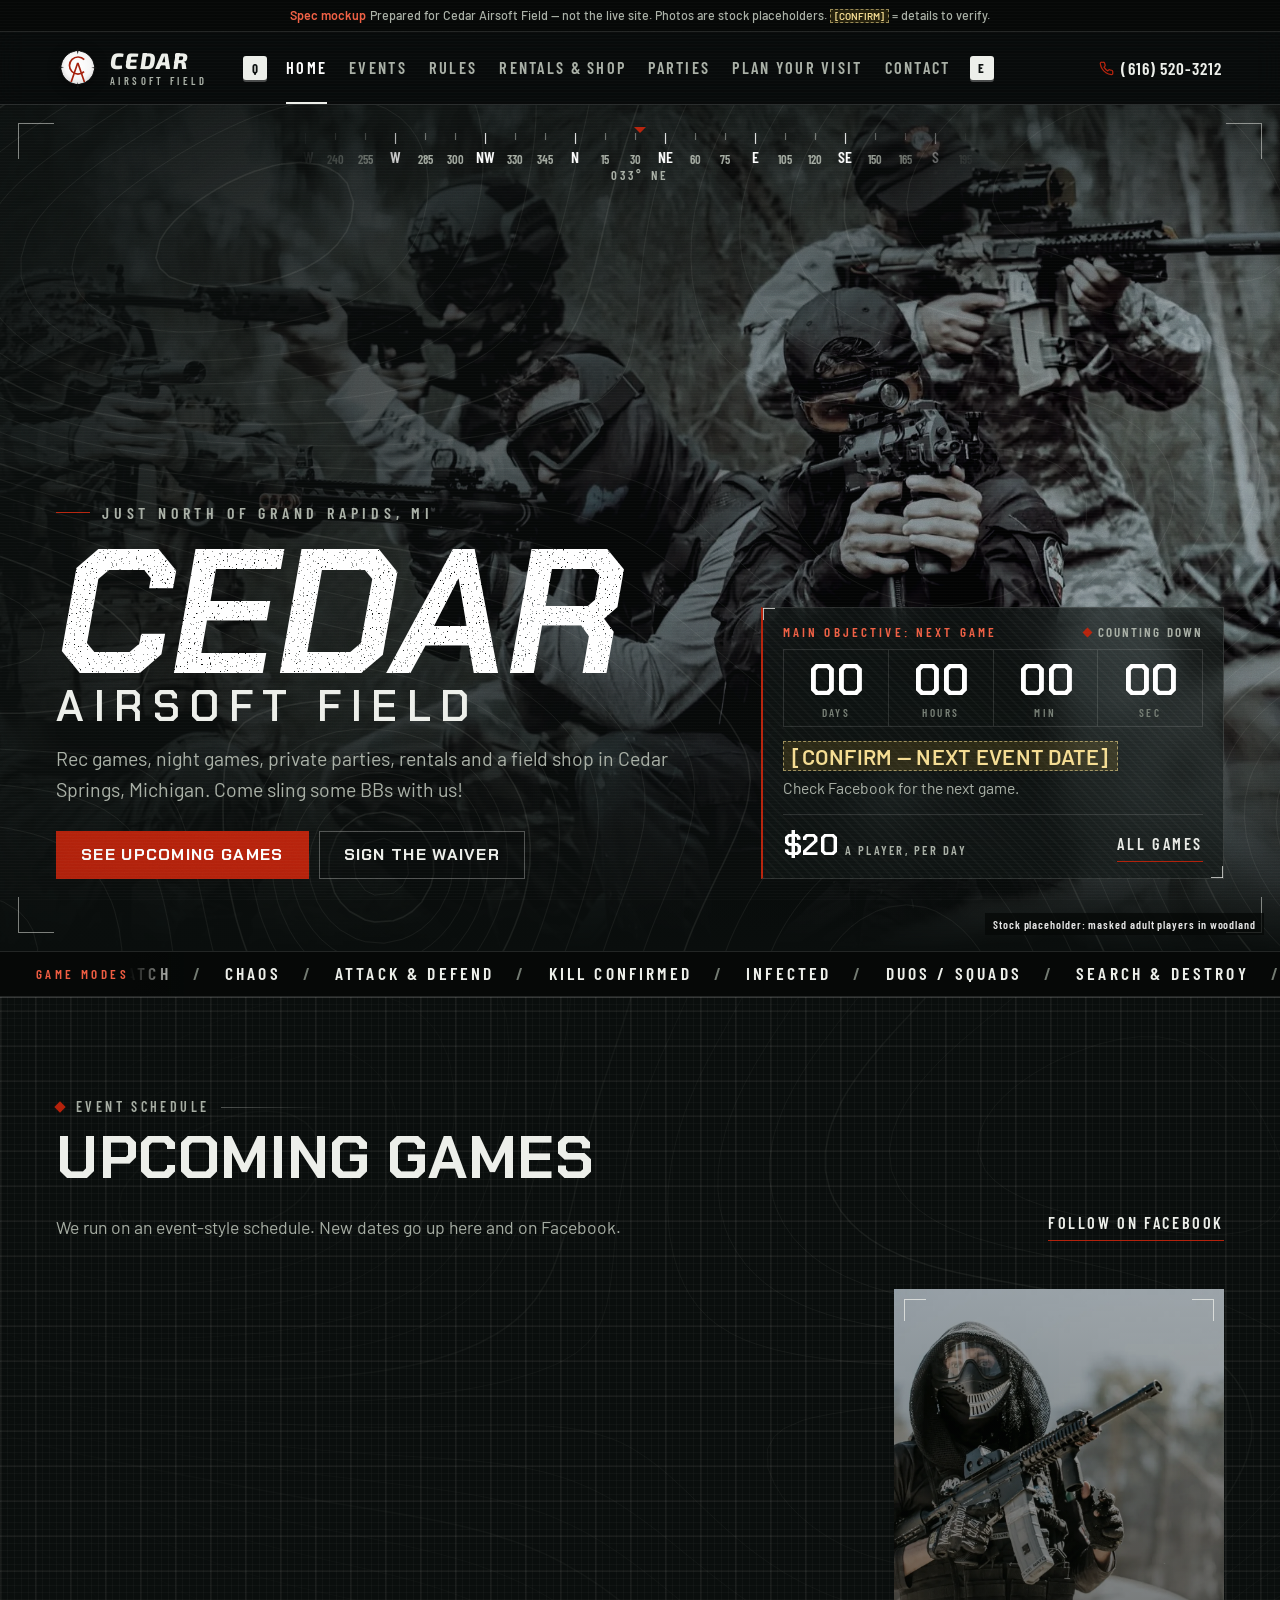
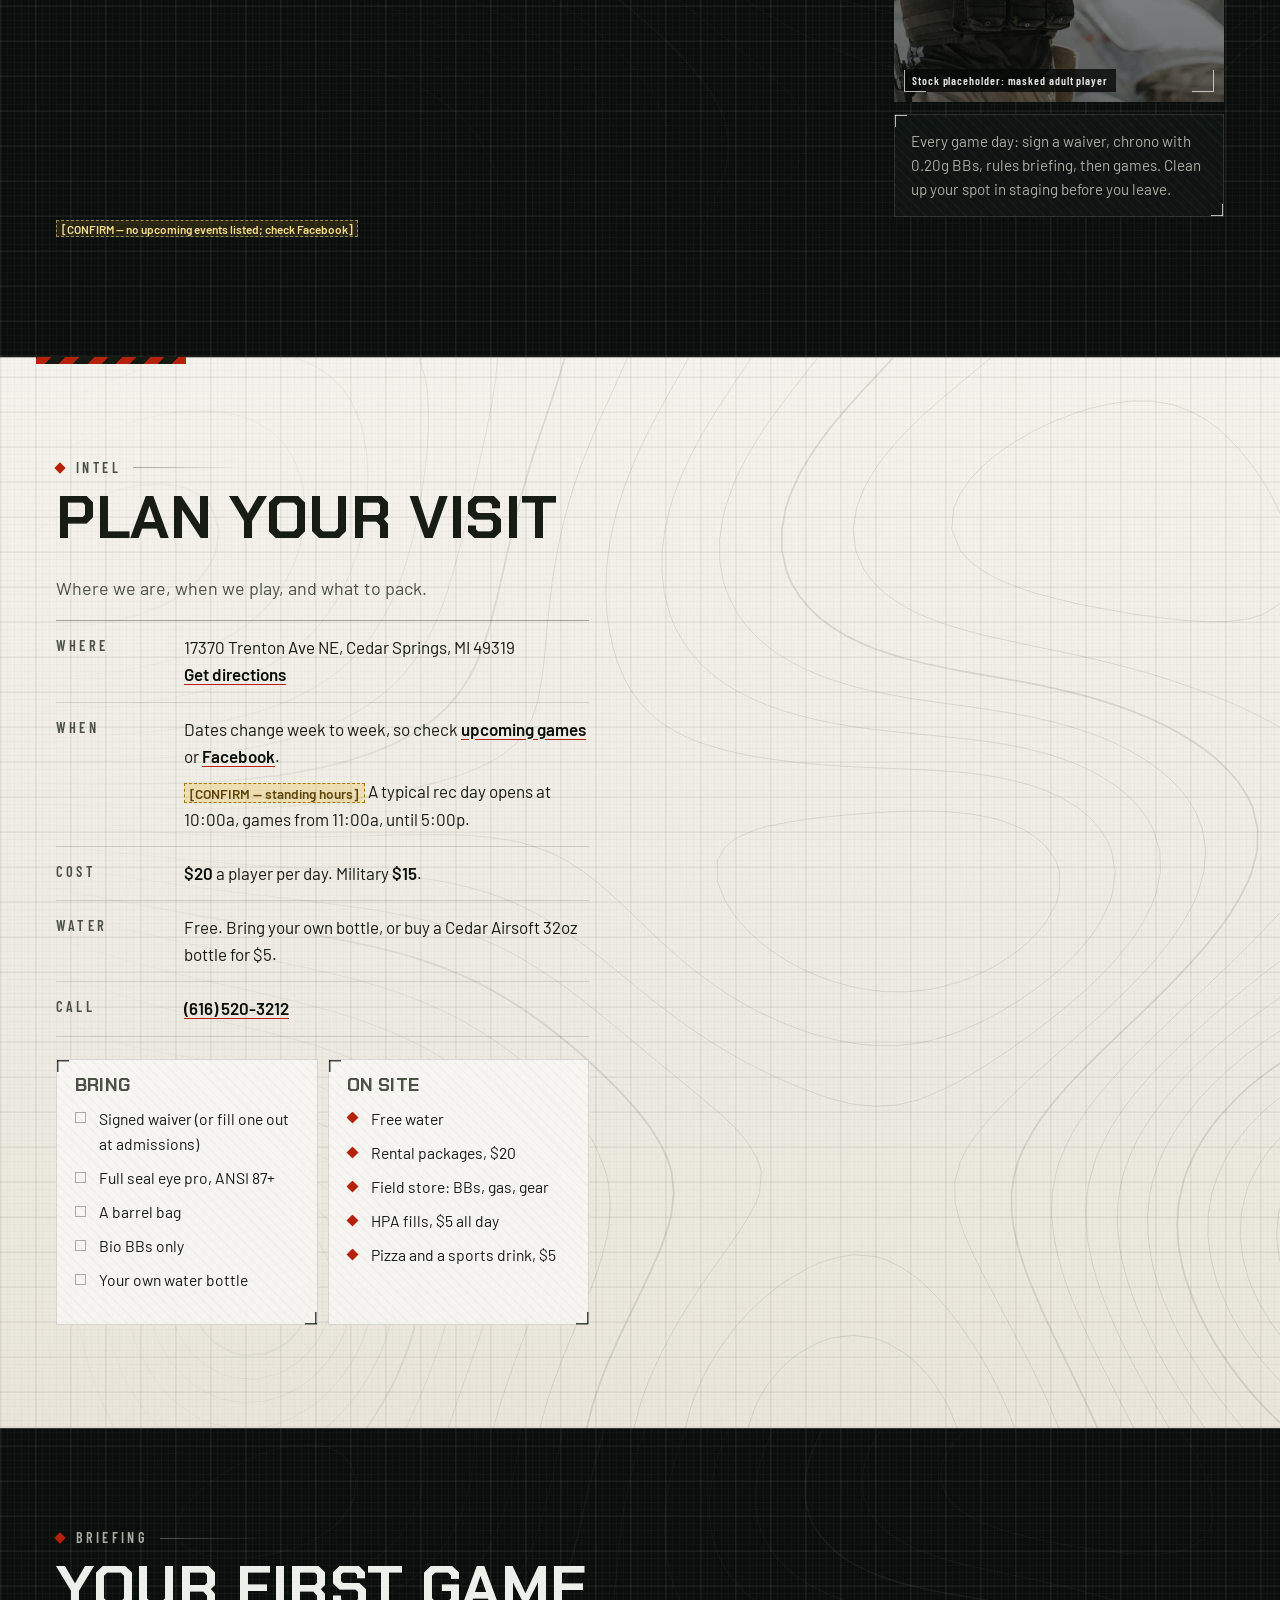
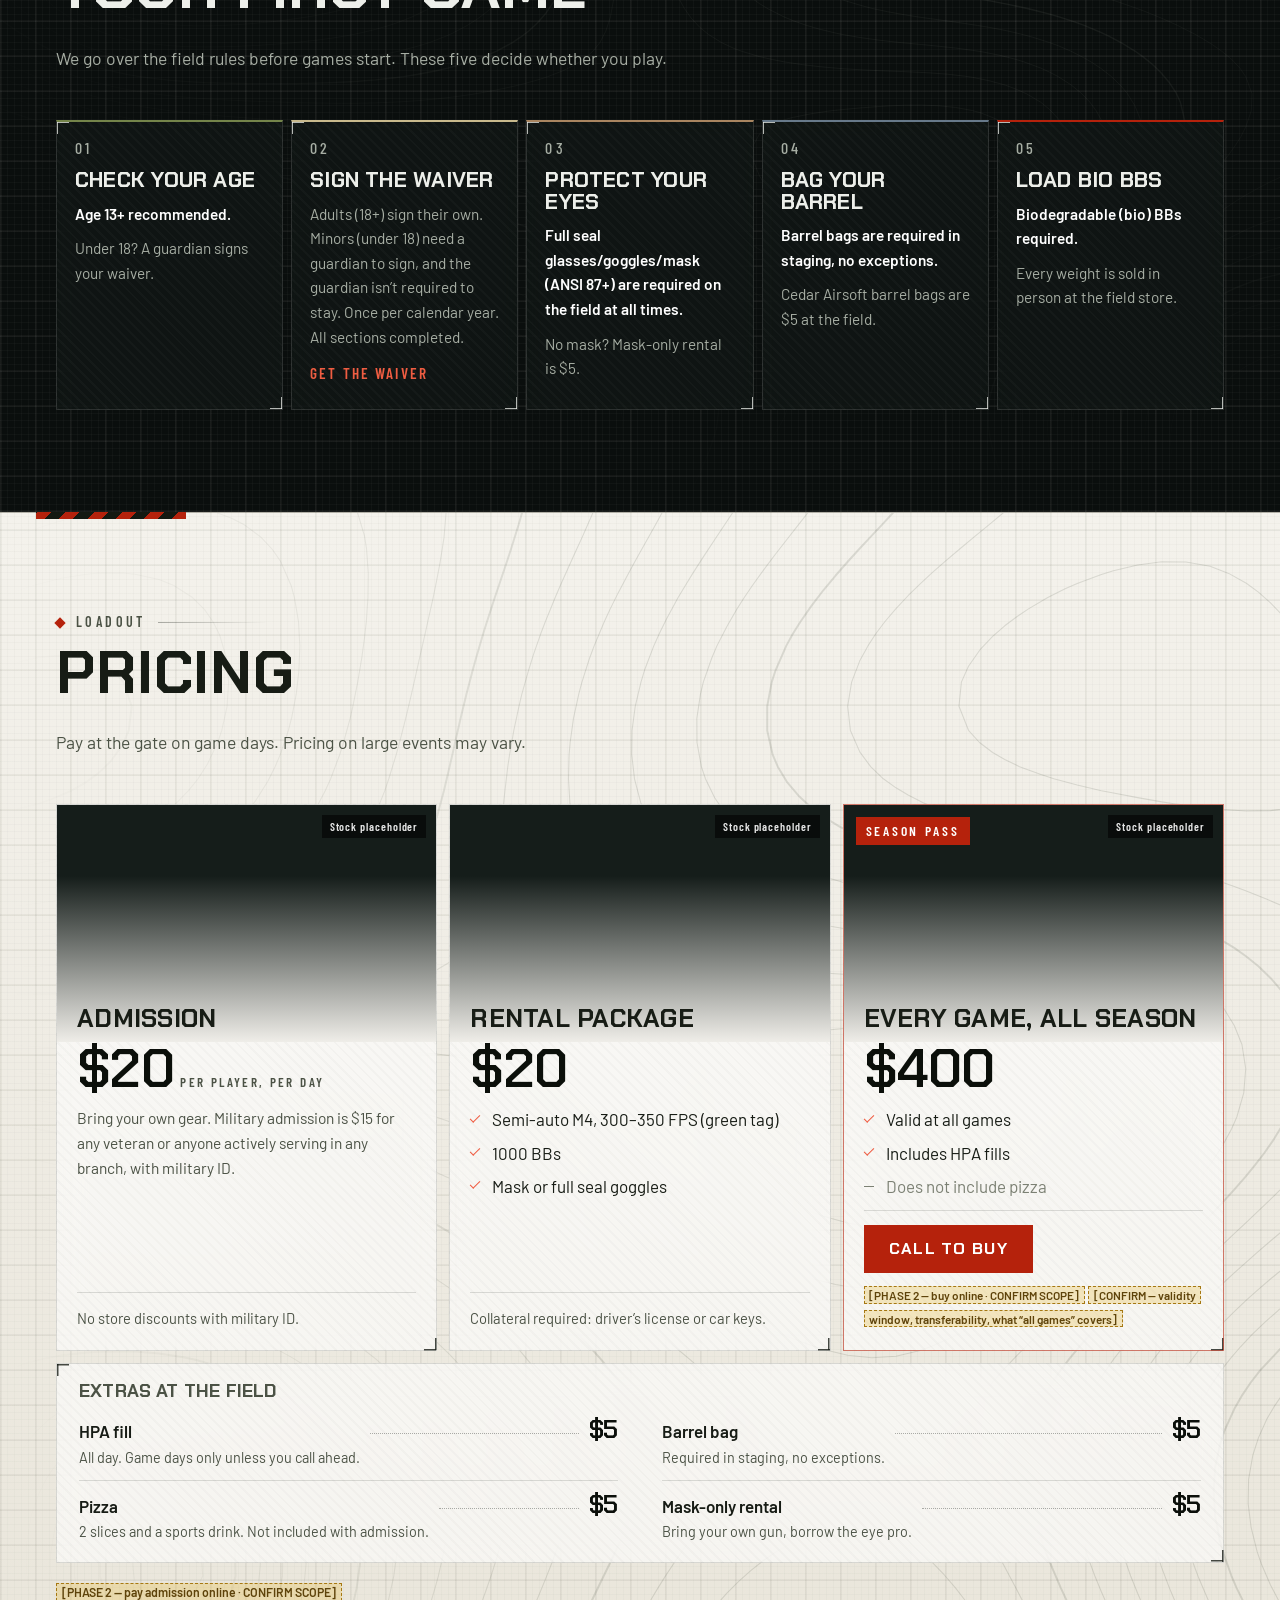
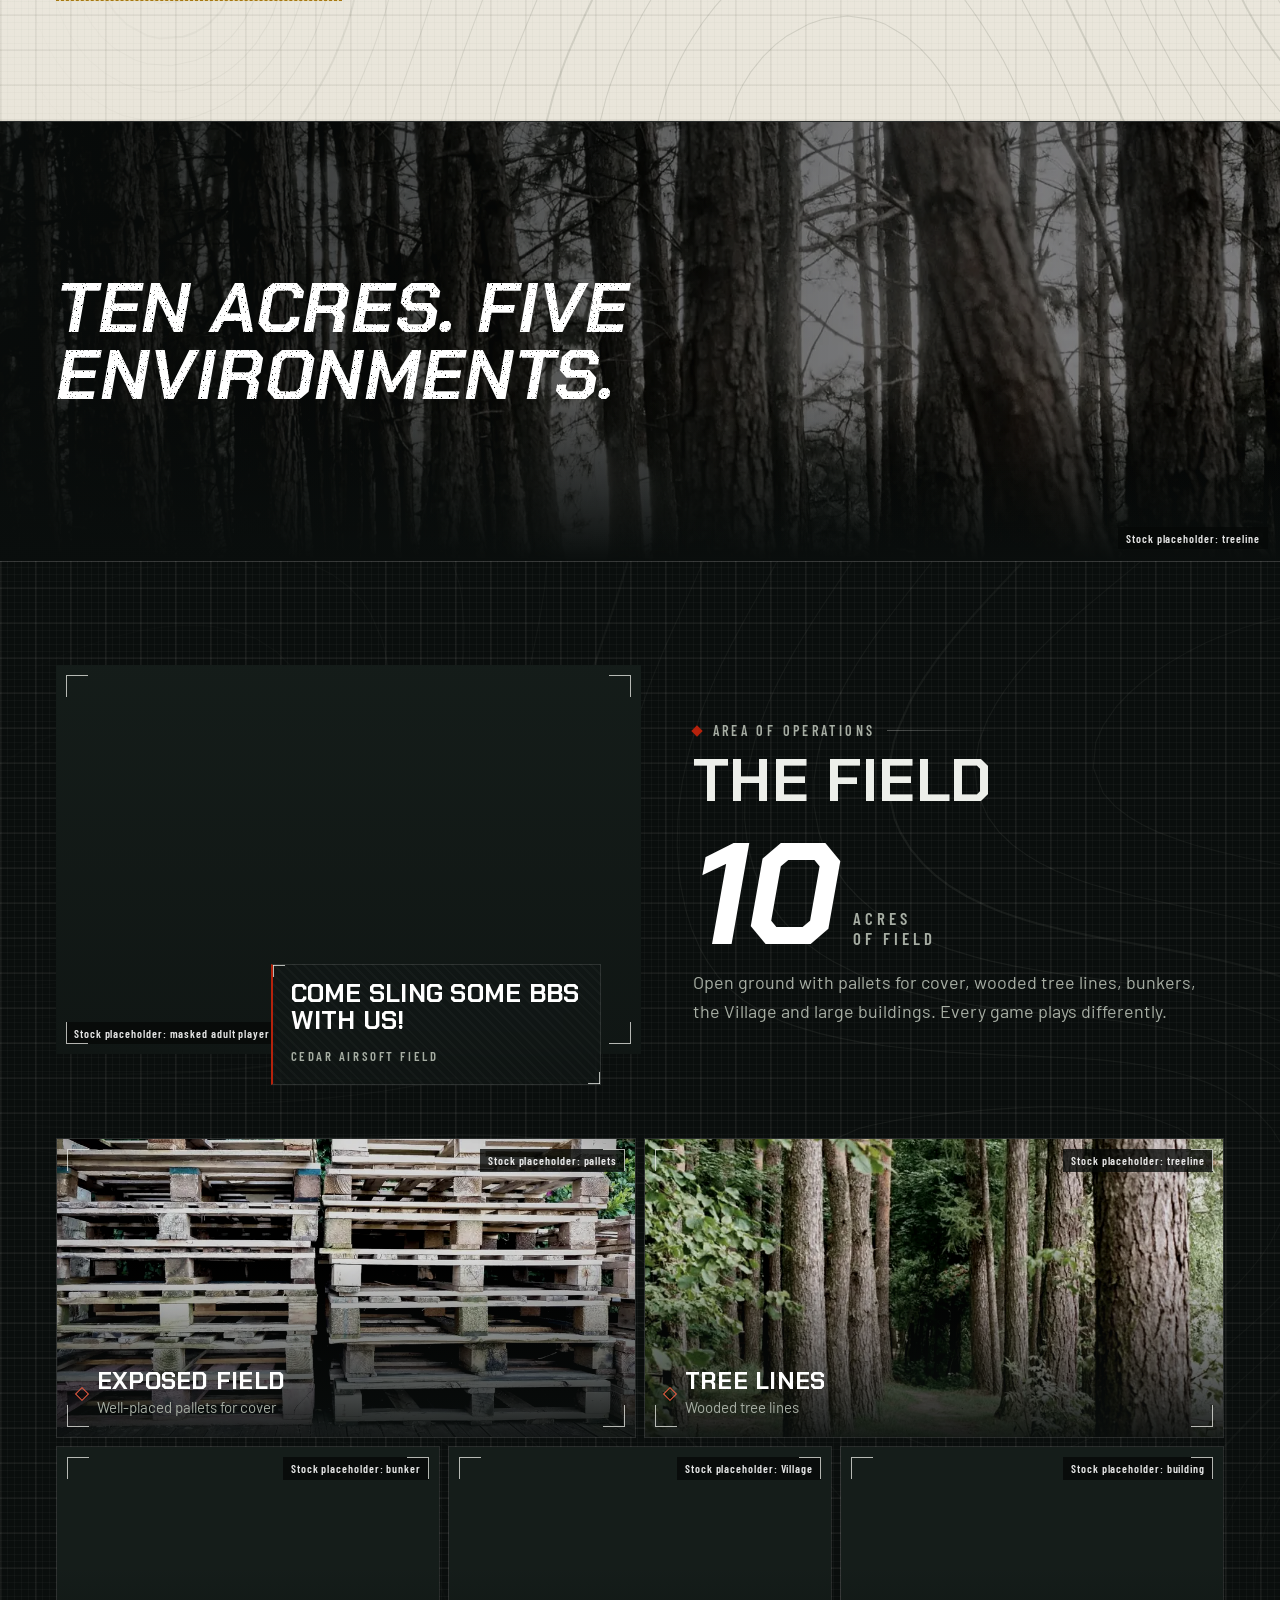
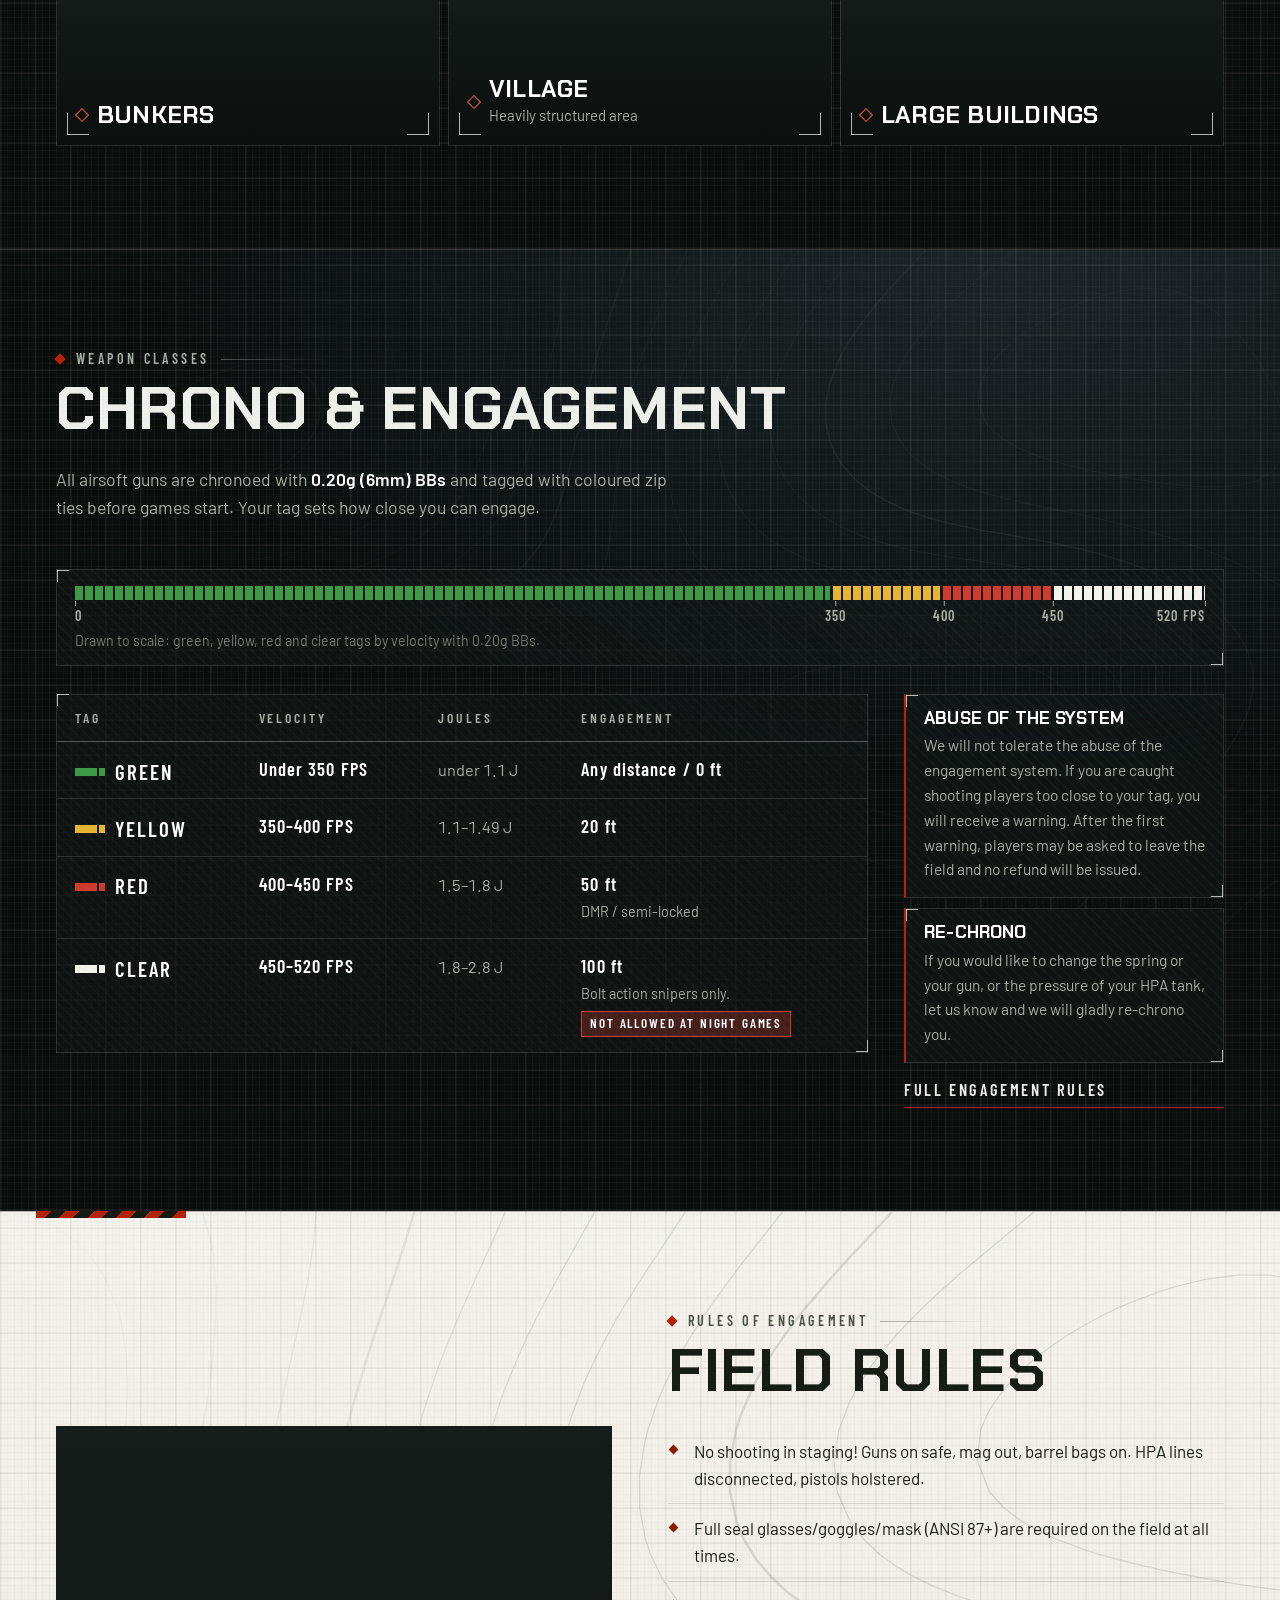
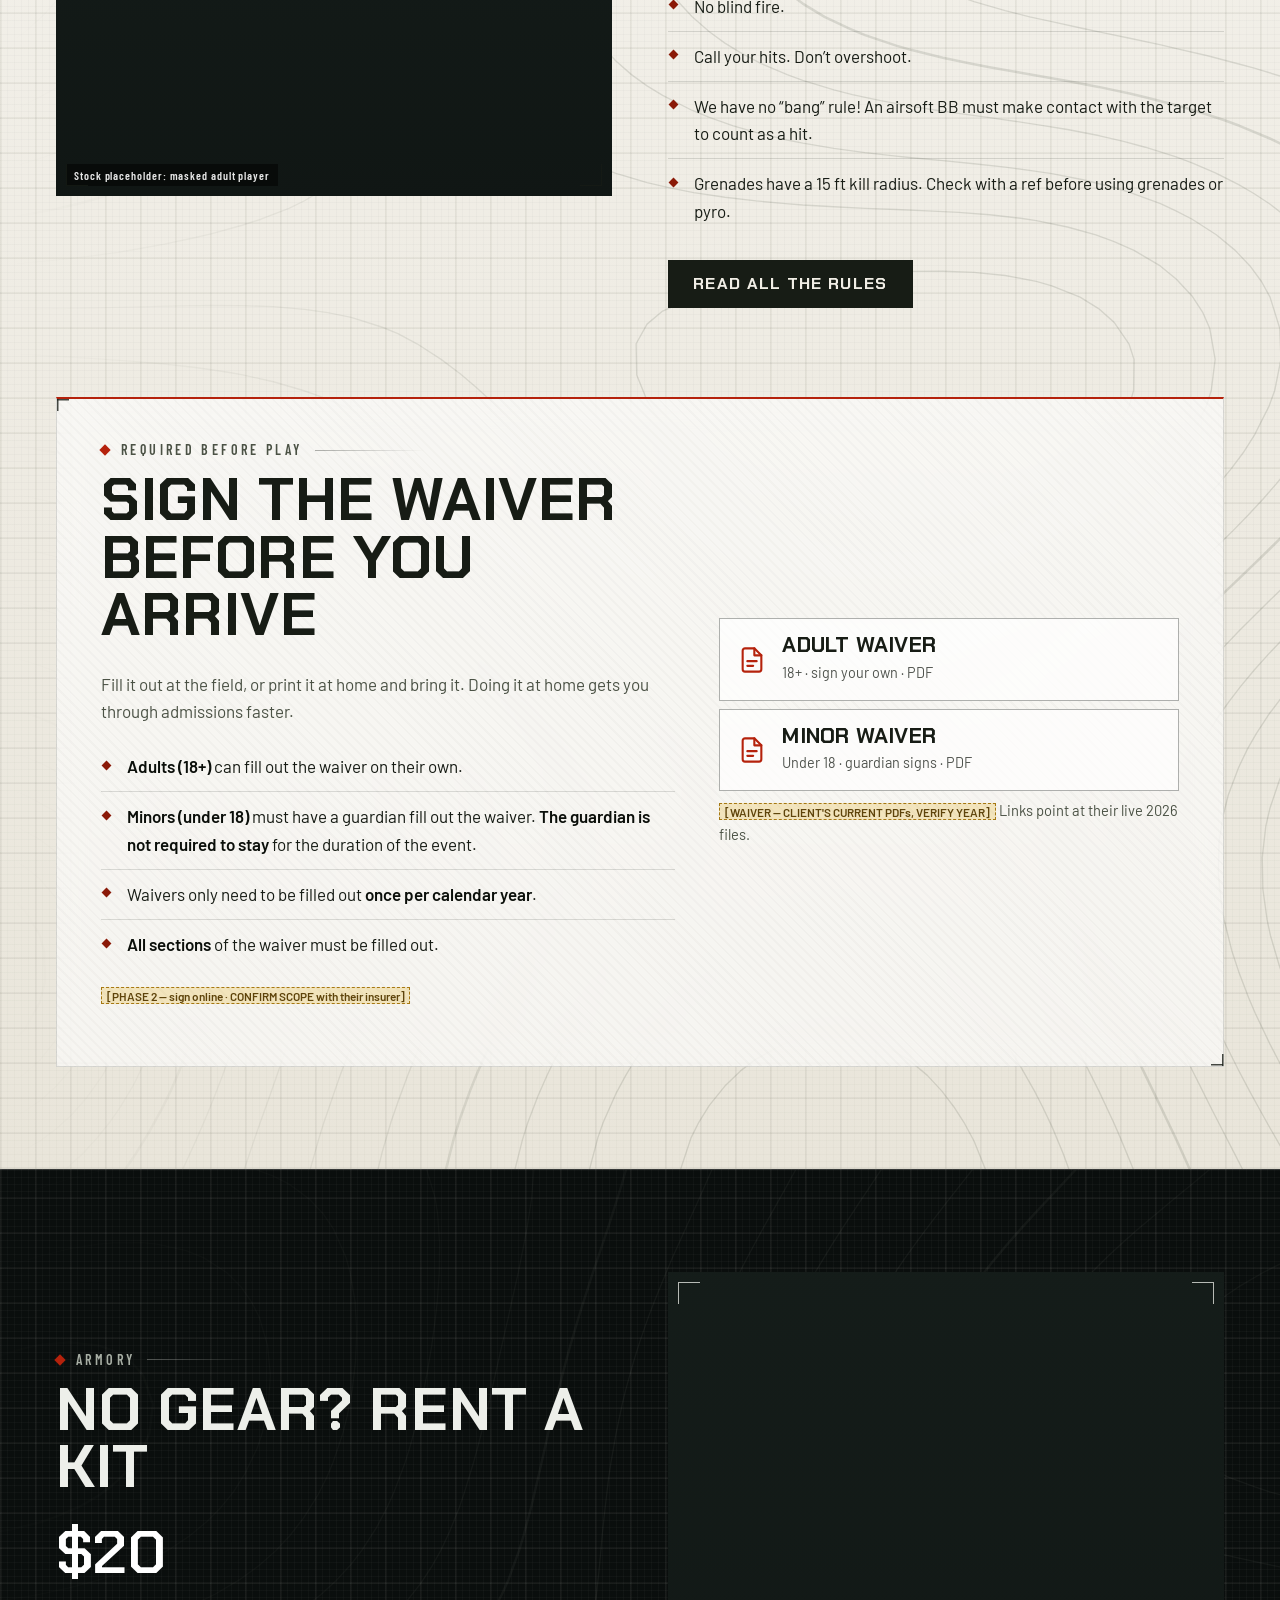
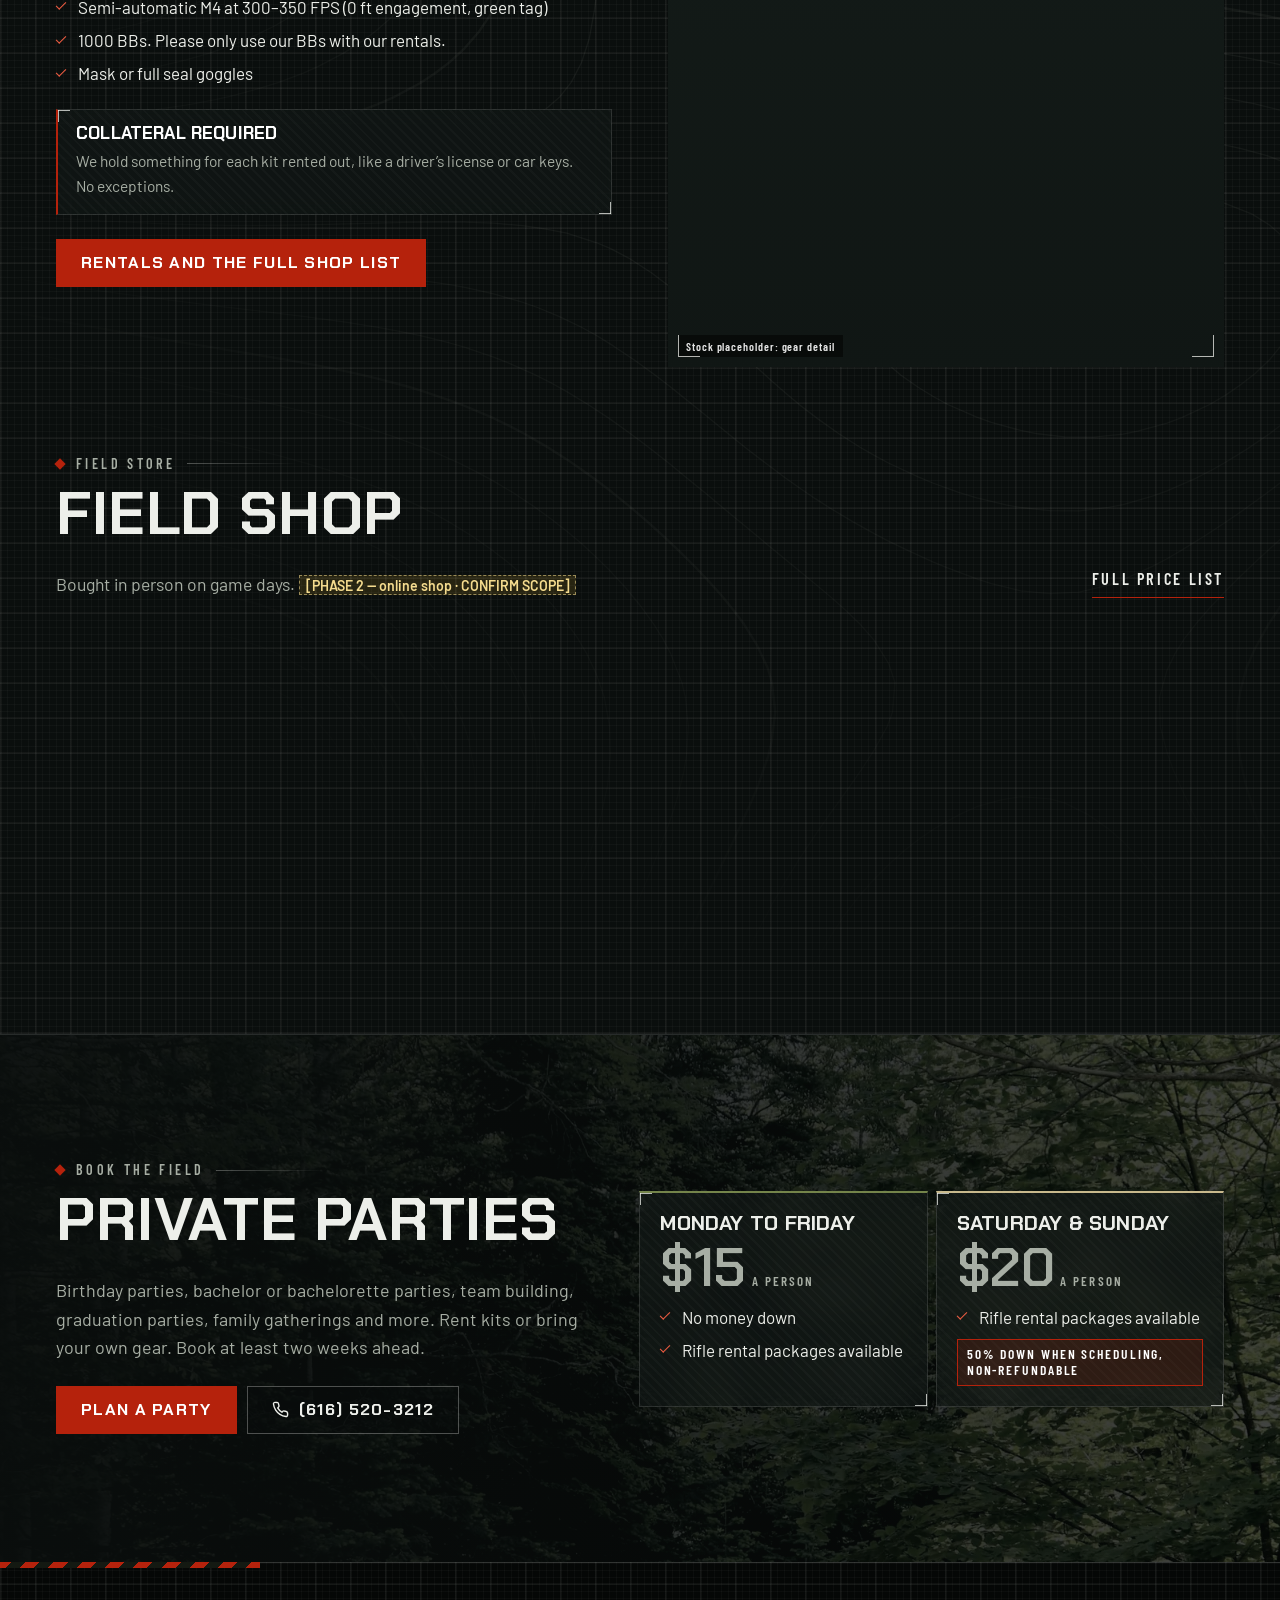
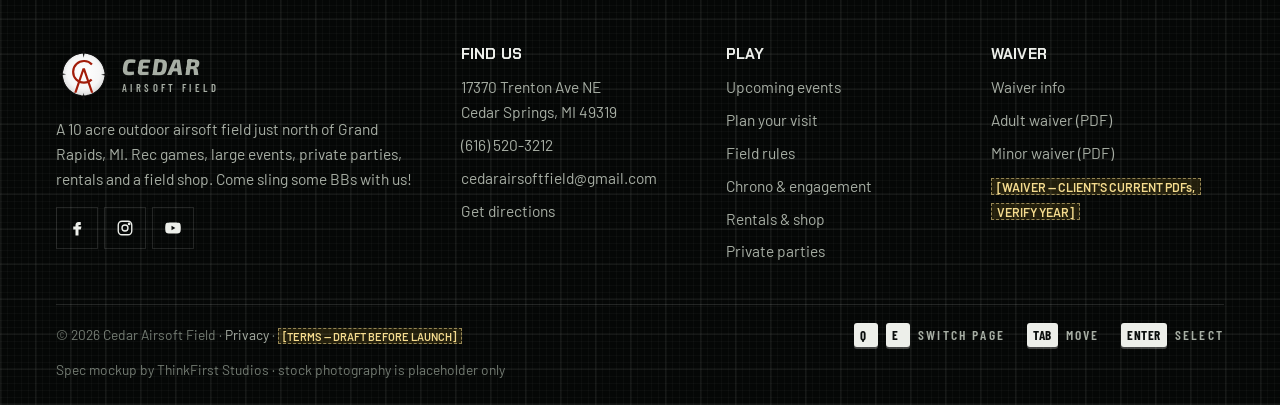
<file: index.html>
<!DOCTYPE html>
<html lang="en" class="no-js">
<head>
<meta charset="utf-8">
<meta name="viewport" content="width=device-width, initial-scale=1, viewport-fit=cover">
<!--
  SPEC MOCKUP — Cedar Airsoft Field. LEAD, NOT A CLIENT. Not signed, not deployed.
  Built by ThinkFirst Studios to pitch a restructure of cedarairsoftfield.com.
  All photography is royalty-free stock placeholder (Pexels) — never the field's own.
  [CONFIRM] / [PHASE 2] markers are deliberate and must stay visible until resolved.
-->
<title>Cedar Airsoft Field — Outdoor Airsoft near Grand Rapids, MI</title>
<meta name="description" content="Cedar Airsoft Field: 10 acres of outdoor airsoft just north of Grand Rapids in Cedar Springs, MI. Rec days, night games, private parties, $20 admission, rentals and a field shop.">
<meta name="robots" content="noindex, nofollow">
<meta name="theme-color" content="#0a0e0d">
<meta property="og:title" content="Cedar Airsoft Field — Outdoor Airsoft near Grand Rapids, MI">
<meta property="og:description" content="Cedar Airsoft Field: 10 acres of outdoor airsoft just north of Grand Rapids in Cedar Springs, MI. Rec days, night games, private parties, $20 admission, rentals and a field shop.">
<meta property="og:type" content="website">
<link rel="icon" href="assets/logo/cedar-logo.svg" type="image/svg+xml">
<link rel="preconnect" href="https://fonts.googleapis.com">
<link rel="preconnect" href="https://fonts.gstatic.com" crossorigin>
<link href="https://fonts.googleapis.com/css2?family=Barlow:wght@400;500;600;700&amp;family=Exo+2:ital,wght@1,800&amp;family=Barlow+Condensed:wght@500;600;700&amp;family=Chakra+Petch:ital,wght@0,600;0,700;1,700&amp;display=swap" rel="stylesheet">
<link rel="stylesheet" href="styles.css">
<script>(function(d){d.classList.remove('no-js');try{if(!sessionStorage.getItem('caf-boot')&&!matchMedia('(prefers-reduced-motion: reduce)').matches){d.classList.add('show-loader');sessionStorage.setItem('caf-boot','1')}}catch(e){}})(document.documentElement)</script>
<script type="application/ld+json">
{
  "@context": "https://schema.org",
  "@type": "SportsActivityLocation",
  "name": "Cedar Airsoft Field",
  "description": "A 10 acre outdoor airsoft field just north of Grand Rapids, MI, running rec games, large events and private parties.",
  "telephone": "+1-616-520-3212",
  "email": "cedarairsoftfield@gmail.com",
  "url": "https://www.cedarairsoftfield.com/",
  "address": {
    "@type": "PostalAddress",
    "streetAddress": "17370 Trenton Ave NE",
    "addressLocality": "Cedar Springs",
    "addressRegion": "MI",
    "postalCode": "49319",
    "addressCountry": "US"
  },
  "sameAs": ["https://www.facebook.com/CedarAirsoftField", "https://www.instagram.com/cedarairsoft/", "https://www.youtube.com/channel/UCL5Nqz78FYM2UR3WV9ELx0w"]
}
</script>
</head><body>
<a class="skip" href="#main">Skip to content</a>
<div class="mockup-flag" role="note"><strong>Spec mockup</strong>Prepared for Cedar Airsoft Field — not the live site. Photos are stock placeholders. <span class="ph">[CONFIRM]</span> = details to verify.</div>

<header class="site-header">
  <div class="wrap site-header__inner">
    <a class="brand" href="index.html" aria-label="Cedar Airsoft Field — home"><img class="brand__logo" src="assets/logo/cedar-logo.svg" alt="" width="44" height="44"><span class="brand__text"><span class="brand__name">Cedar</span><span class="brand__sub">Airsoft Field</span></span></a>
    <nav class="site-nav" id="site-nav" aria-label="Main">
      <span class="key nav-key" title="Press Q for the previous page" aria-hidden="true">Q</span>
      <ul>
        <li><a href="index.html" aria-current="page">Home</a></li>
        <li><a href="events.html">Events</a></li>
        <li><a href="rules.html">Rules</a></li>
        <li><a href="rentals-shop.html">Rentals &amp; Shop</a></li>
        <li><a href="parties.html">Parties</a></li>
        <li><a href="plan-your-visit.html">Plan Your Visit</a></li>
        <li><a href="contact.html">Contact</a></li>
      </ul>
      <span class="key nav-key" title="Press E for the next page" aria-hidden="true">E</span>
      <div class="site-nav__cta">
        <a class="btn" href="waiver.html">Sign the waiver</a>
        <a class="btn btn--ghost" href="tel:+16165203212"><svg viewBox="0 0 24 24" fill="none" stroke="currentColor" stroke-width="2" stroke-linecap="round" stroke-linejoin="round" aria-hidden="true"><path d="M22 16.9v3a2 2 0 0 1-2.2 2 19.8 19.8 0 0 1-8.6-3.1 19.5 19.5 0 0 1-6-6A19.8 19.8 0 0 1 2.1 4.2 2 2 0 0 1 4.1 2h3a2 2 0 0 1 2 1.7c.1.9.4 1.8.7 2.7a2 2 0 0 1-.5 2.1L8 9.8a16 16 0 0 0 6 6l1.3-1.3a2 2 0 0 1 2.1-.4c.9.3 1.8.6 2.7.7a2 2 0 0 1 1.7 2z"/></svg> Call (616) 520-3212</a>
      </div>
    </nav>
    <a class="header-phone" href="tel:+16165203212" aria-label="Call (616) 520-3212"><svg viewBox="0 0 24 24" fill="none" stroke="currentColor" stroke-width="2" stroke-linecap="round" stroke-linejoin="round" aria-hidden="true"><path d="M22 16.9v3a2 2 0 0 1-2.2 2 19.8 19.8 0 0 1-8.6-3.1 19.5 19.5 0 0 1-6-6A19.8 19.8 0 0 1 2.1 4.2 2 2 0 0 1 4.1 2h3a2 2 0 0 1 2 1.7c.1.9.4 1.8.7 2.7a2 2 0 0 1-.5 2.1L8 9.8a16 16 0 0 0 6 6l1.3-1.3a2 2 0 0 1 2.1-.4c.9.3 1.8.6 2.7.7a2 2 0 0 1 1.7 2z"/></svg><span>(616) 520-3212</span></a>
    <a class="btn header-cta" href="waiver.html">Sign the waiver</a>
    <button class="nav-toggle" type="button" aria-controls="site-nav" aria-expanded="false" aria-label="Open menu"><span class="nav-toggle__bars"></span></button>
  </div>
</header>
<div class="loader" aria-hidden="true">
  <div class="loader__inner">
    <img class="loader__logo" src="assets/logo/cedar-logo.svg" alt="" width="132" height="132">
    <p class="loader__mark">Cedar</p>
    <p class="loader__sub">Airsoft Field &middot; Cedar Springs, MI</p>
    <p class="loader__tip"><b>Tip</b><span>Waivers only need to be filled out once per calendar year.</span></p>
    <div class="loader__bar"><i></i></div>
    <div class="loader__row"><span>Loading field data</span><span>Click to skip</span></div>
  </div>
</div>

<main id="main">

<!-- HERO: the clock to the next game is the one big idea -->
<section class="hero" aria-labelledby="hero-h">
  <div class="hero__media">
    <picture>
      <source media="(max-width: 700px)" srcset="assets/img/PLACEHOLDER-hero-mobile-kneel.webp" width="900" height="1200">
      <img src="assets/img/PLACEHOLDER-hero-squad-woods.webp" alt="A squad of masked, helmeted airsoft players advancing through woodland" width="2000" height="1125" fetchpriority="high">
    </picture>
  </div>
  <div class="hero__slash" aria-hidden="true"></div>
  <div class="hero__frame" aria-hidden="true"><i></i></div>
  <div class="compass" aria-hidden="true">
    <div class="compass__window"><div class="compass__strip"></div></div>
    <span class="compass__caret"></span>
    <p class="compass__read">020&deg; N</p>
  </div>
  <div class="reticle" aria-hidden="true"><svg viewBox="0 0 320 320" fill="none"><path d="M278.0 172.9A122 122 0 0 1 173.9 278.0 M142.1 278.0A122 122 0 0 1 38.0 172.9 M38.0 141.1A122 122 0 0 1 142.1 36.0 M173.9 36.0A122 122 0 0 1 278.0 141.1" stroke="currentColor" stroke-width="10"/><g fill="currentColor"><polygon points="150,23 166,23 158,61"/><polygon points="296,150 296,166 257,158"/><polygon points="150,300 166,300 158,262"/><polygon points="20,147 20,163 58,155"/></g><circle cx="158" cy="157" r="5" fill="currentColor"/></svg></div>
  <span class="hero__ph">Stock placeholder: masked adult players in woodland</span>
  <div class="wrap hero__grid">
    <div>
      <p class="hero__kicker">Just north of Grand Rapids, MI</p>
      <h1 id="hero-h"><span class="l1"><span>Cedar</span></span><span class="l2"><span>Airsoft Field</span></span></h1>
      <p class="hero__lede">Rec games, night games, private parties, rentals and a field shop in Cedar Springs, Michigan. Come sling some BBs with us!</p>
      <div class="hero__actions">
        <a class="btn" href="events.html">See upcoming games</a>
        <a class="btn btn--ghost" href="waiver.html">Sign the waiver</a>
      </div>
    </div>
    <aside class="clock" data-clock aria-label="Countdown to the next game">
      <p class="clock__label"><span>Main objective: next game</span><span class="clock__live" data-clock-status>Counting down</span></p>
      <div class="clock__digits" aria-hidden="true">
        <div class="clock__unit"><b data-u="d">00</b><span>days</span></div>
        <div class="clock__unit"><b data-u="h">00</b><span>hours</span></div>
        <div class="clock__unit"><b data-u="m">00</b><span>min</span></div>
        <div class="clock__unit"><b data-u="s">00</b><span>sec</span></div>
      </div>
      <p class="clock__event" data-clock-title>Night Game Thursday</p>
      <p class="clock__when" data-clock-when>Thursday, Oct 8 &middot; 4:00&ndash;9:00 PM</p>
      <div class="clock__foot">
        <span class="clock__price">$20<small>a player, per day</small></span>
        <a class="text-link" href="events.html">All games</a>
      </div>
    </aside>
  </div>
</section>

<section class="ticker" aria-label="Game modes we run">
  <div class="ticker__track">
    <ul><li>Team Death Match</li><li>Chaos</li><li>Attack &amp; Defend</li><li>Kill Confirmed</li><li>Infected</li><li>Duos / Squads</li><li>Search &amp; Destroy</li><li>Juggernaut</li><li>Hostage</li><li>Trouble in Terrorist Town</li><li>Hunter &amp; Hunted</li><li>Pilots Down</li></ul>
    <ul aria-hidden="true"><li>Team Death Match</li><li>Chaos</li><li>Attack &amp; Defend</li><li>Kill Confirmed</li><li>Infected</li><li>Duos / Squads</li><li>Search &amp; Destroy</li><li>Juggernaut</li><li>Hostage</li><li>Trouble in Terrorist Town</li><li>Hunter &amp; Hunted</li><li>Pilots Down</li></ul>
  </div>
</section>

<!-- UPCOMING GAMES -->
<section class="section section--dark section--grid" aria-labelledby="ops-h">
  <div class="wrap">
    <div class="section-head section-head--split">
      <div>
        <p class="hud-label">Event schedule</p>
        <h2 id="ops-h">Upcoming games</h2>
        <p>We run on an event-style schedule. New dates go up here and on Facebook.</p>
      </div>
      <a class="text-link" href="https://www.facebook.com/CedarAirsoftField" rel="noopener">Follow on Facebook</a>
    </div>
    <div class="ops-layout">
      <ol class="ops" data-stagger>
<li class="op op--night" data-date="2026-10-08" data-start="16:00" data-end="21:00" data-title="Night Game Thursday" data-when="Thursday, Oct 8 &middot; 4:00&ndash;9:00 PM">
  <time class="op__day" datetime="2026-10-08"><span class="op__dow">Thu</span><span class="op__date">8</span><span class="op__mon">Oct</span></time>
  <div class="op__main">
    <div class="op__head"><h3>Night Game Thursday</h3><span class="op__time">4:00&ndash;9:00 PM</span></div>
    <div class="op__body"><p>Start at 4pm, ends at 9pm. Clear-tag (bolt action) guns are not allowed at night games.</p></div>
    <div class="op__foot"><span class="op__kind">Night game</span><span>Admission <strong>$20</strong></span><span class="op__next">Next up</span></div>
  </div>
</li>
<li class="op op--rec" data-date="2026-10-18" data-start="13:00" data-end="20:00" data-title="Rec Game, Late Edition" data-when="Sunday, Oct 18 &middot; 1:00&ndash;8:00 PM">
  <time class="op__day" datetime="2026-10-18"><span class="op__dow">Sun</span><span class="op__date">18</span><span class="op__mon">Oct</span></time>
  <div class="op__main">
    <div class="op__head"><h3>Rec Game, Late Edition</h3><span class="op__time">1:00&ndash;8:00 PM</span></div>
    <div class="op__body"><p>Open at 1pm. <span class="ph">[CONFIRM — listing says games end at 8pm, then &ldquo;or until 5:00p&rdquo; in the same paragraph]</span></p></div>
    <div class="op__foot"><span class="op__kind">Rec game</span><span>Admission <strong>$20</strong></span><span class="op__next">Next up</span></div>
  </div>
</li>
<li class="op op--rec" data-date="2026-10-24" data-start="10:00" data-end="17:00" data-title="Rec Day" data-when="Saturday, Oct 24 &middot; 10:00 AM&ndash;5:00 PM">
  <time class="op__day" datetime="2026-10-24"><span class="op__dow">Sat</span><span class="op__date">24</span><span class="op__mon">Oct</span></time>
  <div class="op__main">
    <div class="op__head"><h3>Rec Day</h3><span class="op__time">10:00 AM&ndash;5:00 PM</span></div>
    <div class="op__body"><p>Open at 10:00a with games starting at 11:00a. Games run as long as we have willing players on the field, or until 5:00p.</p></div>
    <div class="op__foot"><span class="op__kind">Rec day</span><span>Admission <strong>$20</strong></span><span class="op__next">Next up</span></div>
  </div>
</li>
<li class="op op--special" data-date="2026-10-31" data-start="17:00" data-end="23:45" data-title="Zombies!" data-when="Saturday, Oct 31 &middot; 5:00 PM&ndash;11:45 PM <span class=&quot;ph&quot;>[CONFIRM end time]</span>">
  <time class="op__day" datetime="2026-10-31"><span class="op__dow">Sat</span><span class="op__date">31</span><span class="op__mon">Oct</span></time>
  <div class="op__main">
    <div class="op__head"><h3>Zombies!</h3><span class="op__time">5:00 PM&ndash;11:45 PM <span class="ph">[CONFIRM end time]</span></span></div>
    <div class="op__body"><p>&ldquo;To be listed! Will be similar to our other zombie events.&rdquo; <span class="ph">[CONFIRM — details and pricing; 11:45 PM looks like a placeholder]</span></p></div>
    <div class="op__foot"><span class="op__kind">Special event</span><span>Admission <span class="ph">[CONFIRM — large-event pricing may vary]</span></span><span class="op__next">Next up</span></div>
  </div>
</li>
<li class="op op--rec" data-date="2026-11-01" data-start="10:00" data-end="17:00" data-title="Rec Day" data-when="Sunday, Nov 1 &middot; 10:00 AM&ndash;5:00 PM">
  <time class="op__day" datetime="2026-11-01"><span class="op__dow">Sun</span><span class="op__date">1</span><span class="op__mon">Nov</span></time>
  <div class="op__main">
    <div class="op__head"><h3>Rec Day</h3><span class="op__time">10:00 AM&ndash;5:00 PM</span></div>
    <div class="op__body"><p>Open at 10:00a with games starting at 11:00a. Games run as long as we have willing players on the field, or until 5:00p.</p></div>
    <div class="op__foot"><span class="op__kind">Rec day</span><span>Admission <strong>$20</strong></span><span class="op__next">Next up</span></div>
  </div>
</li>
      </ol>
      <div class="ops-side reveal">
        <div class="bracket"><figure class="photo " data-ph="Stock placeholder: masked adult player"><img src="assets/img/PLACEHOLDER-player-masked.webp" alt="A masked airsoft player holding a rifle" width="960" height="1200" loading="lazy" decoding="async"></figure><span class="corners" aria-hidden="true"><i></i></span></div>
        <div class="ops-note"><p>Every game day: sign a waiver, chrono with 0.20g BBs, rules briefing, then games. Clean up your spot in staging before you leave.</p></div>
      </div>
    </div>
    <p class="small" data-empty-events hidden><span class="ph">[CONFIRM — no upcoming events listed; check Facebook]</span></p>
  </div>
</section>

<!-- PLAN YOUR VISIT -->
<section class="section section--bone" id="plan" aria-labelledby="plan-h">
  <div class="wrap visit">
    <div class="reveal">
      <p class="hud-label">Intel</p>
        <h2 id="plan-h">Plan your visit</h2>
      <p class="lede">Where we are, when we play, and what to pack.</p>
      <ul class="info-list">
        <li><span class="k">Where</span><span class="v">17370 Trenton Ave NE, Cedar Springs, MI 49319<br><a href="https://www.google.com/maps/dir/?api=1&destination=17370+Trenton+Ave+NE,+Cedar+Springs,+MI+49319" rel="noopener">Get directions</a></span></li>
        <li><span class="k">When</span><span class="v">Dates change week to week, so check <a href="events.html">upcoming games</a> or <a href="https://www.facebook.com/CedarAirsoftField" rel="noopener">Facebook</a>.<span class="ph-block"><span class="ph">[CONFIRM — standing hours]</span> A typical rec day opens at 10:00a, games from 11:00a, until 5:00p.</span></span></li>
        <li><span class="k">Cost</span><span class="v"><strong>$20</strong> a player per day. Military <strong>$15</strong>.</span></li>
        <li><span class="k">Water</span><span class="v">Free. Bring your own bottle, or buy a Cedar Airsoft 32oz bottle for $5.</span></li>
        <li><span class="k">Call</span><span class="v"><a href="tel:+16165203212">(616) 520-3212</a></span></li>
      </ul>
      <div class="checklists" data-stagger>
        <div class="checklist">
          <h3>Bring</h3>
          <ul>
            <li>Signed waiver (or fill one out at admissions)</li>
            <li>Full seal eye pro, ANSI 87+</li>
            <li>A barrel bag</li>
            <li>Bio BBs only</li>
            <li>Your own water bottle</li>
          </ul>
        </div>
        <div class="checklist checklist--provided">
          <h3>On site</h3>
          <ul>
            <li>Free water</li>
            <li>Rental packages, $20</li>
            <li>Field store: BBs, gas, gear</li>
            <li>HPA fills, $5 all day</li>
            <li>Pizza and a sports drink, $5</li>
          </ul>
        </div>
      </div>
    </div>
    <div class="map reveal-wipe">
      <iframe title="Map to Cedar Airsoft Field" src="https://www.google.com/maps?q=17370+Trenton+Ave+NE,+Cedar+Springs,+MI+49319&output=embed" loading="lazy" referrerpolicy="no-referrer-when-downgrade"></iframe>
      <div class="map__card"><strong>Cedar Airsoft Field</strong><span>17370 Trenton Ave NE<br>Cedar Springs, MI 49319</span><a href="https://www.google.com/maps/dir/?api=1&destination=17370+Trenton+Ave+NE,+Cedar+Springs,+MI+49319" rel="noopener">Open directions</a></div>
    </div>
  </div>
</section>

<!-- FIRST GAME: a real sequence, so it is numbered -->
<section class="section section--dark section--grid" aria-labelledby="new-h">
  <div class="wrap">
    <div class="section-head">
      <p class="hud-label">Briefing</p>
        <h2 id="new-h">Your first game</h2>
      <p>We go over the field rules before games start. These five decide whether you play.</p>
    </div>
    <ol class="steps" data-stagger>
      <li class="step">
        <h3>Check your age</h3>
        <p class="verbatim">Age 13+ recommended.</p>
        <p>Under 18? A guardian signs your waiver.</p>
      </li>
      <li class="step">
        <h3>Sign the waiver</h3>
        <p>Adults (18+) sign their own. Minors (under 18) need a guardian to sign, and the guardian isn&rsquo;t required to stay. Once per calendar year. All sections completed.</p>
        <a href="waiver.html">Get the waiver</a>
      </li>
      <li class="step">
        <h3>Protect your eyes</h3>
        <p class="verbatim">Full seal glasses/goggles/mask (ANSI 87+) are required on the field at all times.</p>
        <p>No mask? Mask-only rental is $5.</p>
      </li>
      <li class="step">
        <h3>Bag your barrel</h3>
        <p class="verbatim">Barrel bags are required in staging, no exceptions.</p>
        <p>Cedar Airsoft barrel bags are $5 at the field.</p>
      </li>
      <li class="step">
        <h3>Load bio BBs</h3>
        <p class="verbatim">Biodegradable (bio) BBs required.</p>
        <p>Every weight is sold in person at the field store.</p>
      </li>
    </ol>
  </div>
</section>

<!-- PRICING -->
<section class="section section--bone" id="pricing" aria-labelledby="price-h">
  <div class="wrap">
    <div class="section-head">
      <p class="hud-label">Loadout</p>
        <h2 id="price-h">Pricing</h2>
      <p>Pay at the gate on game days. Pricing on large events may vary.</p>
    </div>
    <div class="offers" data-stagger>
      <article class="offer">
        <figure class="photo " data-ph="Stock placeholder"><img src="assets/img/PLACEHOLDER-player-trail.webp" alt="A masked player walking a woodland trail" width="1600" height="1067" loading="lazy" decoding="async"></figure>
        <div class="offer__body">
          <h3>Admission</h3>
          <p class="offer__price num">$20<small>per player, per day</small></p>
          <p>Bring your own gear. Military admission is $15 for any veteran or anyone actively serving in any branch, with military ID.</p>
          <div class="offer__foot"><span class="small">No store discounts with military ID.</span></div>
        </div>
      </article>
      <article class="offer">
        <figure class="photo " data-ph="Stock placeholder"><img src="assets/img/PLACEHOLDER-player-rental.webp" alt="A masked player holding a rifle" width="960" height="1200" loading="lazy" decoding="async"></figure>
        <div class="offer__body">
          <h3>Rental package</h3>
          <p class="offer__price num">$20</p>
          <ul class="ticks">
            <li>Semi-auto M4, 300&ndash;350 FPS (green tag)</li>
            <li>1000 BBs</li>
            <li>Mask or full seal goggles</li>
          </ul>
          <div class="offer__foot"><span class="small">Collateral required: driver&rsquo;s license or car keys.</span></div>
        </div>
      </article>
      <article class="offer offer--season">
        <figure class="photo " data-ph="Stock placeholder"><img src="assets/img/PLACEHOLDER-hero-mobile-kneel.webp" alt="A masked player kneeling in the woods" width="900" height="1200" loading="lazy" decoding="async"></figure>
        <div class="offer__body">
          <h3>Every game, all season</h3>
          <p class="offer__price num">$400</p>
          <ul class="ticks">
            <li>Valid at all games</li>
            <li>Includes HPA fills</li>
            <li class="no">Does not include pizza</li>
          </ul>
          <div class="offer__foot">
            <a class="btn" href="tel:+16165203212">Call to buy</a>
            <span class="small"><span class="ph">[PHASE 2 — buy online &middot; CONFIRM SCOPE]</span> <span class="ph">[CONFIRM — validity window, transferability, what &ldquo;all games&rdquo; covers]</span></span>
          </div>
        </div>
      </article>
    </div>

    <div class="supply reveal">
      <h3>Extras at the field</h3>
      <dl>
        <div class="row"><dt>HPA fill<small>All day. Game days only unless you call ahead.</small></dt><span class="lead"></span><dd>$5</dd></div>
        <div class="row"><dt>Pizza<small>2 slices and a sports drink. Not included with admission.</small></dt><span class="lead"></span><dd>$5</dd></div>
      </dl>
      <dl>
        <div class="row"><dt>Barrel bag<small>Required in staging, no exceptions.</small></dt><span class="lead"></span><dd>$5</dd></div>
        <div class="row"><dt>Mask-only rental<small>Bring your own gun, borrow the eye pro.</small></dt><span class="lead"></span><dd>$5</dd></div>
      </dl>
    </div>
    <p class="price-note"><span class="ph">[PHASE 2 — pay admission online &middot; CONFIRM SCOPE]</span></p>
  </div>
</section>

<div class="band" aria-hidden="true">
  <div class="band__img"><img src="assets/img/PLACEHOLDER-band-pines.webp" alt="" width="1600" height="800" loading="lazy" decoding="async"></div>
  <div class="band__text"><div class="wrap"><p>Ten acres. Five environments.</p></div></div>
  <span class="band__ph">Stock placeholder: treeline</span>
</div>

<!-- THE FIELD -->
<section class="section section--dark" id="field" aria-labelledby="field-h">
  <div class="wrap">
    <div class="field-top">
      <div class="field-photo reveal">
        <div class="bracket"><figure class="photo " data-ph="Stock placeholder: masked adult player"><img src="assets/img/PLACEHOLDER-player-treeline.webp" alt="A masked airsoft player aiming from behind a tree" width="1600" height="1067" loading="lazy" decoding="async"></figure><span class="corners" aria-hidden="true"><i></i></span></div>
        <blockquote class="field-quote"><p>Come sling some BBs with us!</p><cite>Cedar Airsoft Field</cite></blockquote>
      </div>
      <div class="reveal">
        <p class="hud-label">Area of operations</p>
        <h2 id="field-h">The field</h2>
        <div class="acres"><span class="acres__num num" data-count="10">10</span><span class="acres__label">acres<br>of field</span></div>
        <p class="lede">Open ground with pallets for cover, wooded tree lines, bunkers, the Village and large buildings. Every game plays differently.</p>
      </div>
    </div>
    <div class="envs" data-stagger>
      <article class="env bracket"><figure class="photo " data-ph="Stock placeholder: pallets"><img src="assets/img/PLACEHOLDER-field-pallets.webp" alt="Stacked wooden pallets used as cover" width="960" height="720" loading="lazy" decoding="async"></figure><span class="corners" aria-hidden="true"><i></i></span><div class="env__body"><h3>Exposed field</h3><p>Well-placed pallets for cover</p></div></article>
      <article class="env bracket"><figure class="photo " data-ph="Stock placeholder: treeline"><img src="assets/img/PLACEHOLDER-field-treeline.webp" alt="A dirt trail running between tall pines" width="800" height="1000" loading="lazy" decoding="async"></figure><span class="corners" aria-hidden="true"><i></i></span><div class="env__body"><h3>Tree lines</h3><p>Wooded tree lines</p></div></article>
      <article class="env bracket"><figure class="photo " data-ph="Stock placeholder: bunker"><img src="assets/img/PLACEHOLDER-field-bunker.webp" alt="A moss-covered concrete bunker in winter woods" width="960" height="720" loading="lazy" decoding="async"></figure><span class="corners" aria-hidden="true"><i></i></span><div class="env__body"><h3>Bunkers</h3></div></article>
      <article class="env bracket"><figure class="photo " data-ph="Stock placeholder: Village"><img src="assets/img/PLACEHOLDER-field-village.webp" alt="A weathered wooden shack among trees" width="960" height="720" loading="lazy" decoding="async"></figure><span class="corners" aria-hidden="true"><i></i></span><div class="env__body"><h3>Village</h3><p>Heavily structured area</p></div></article>
      <article class="env bracket"><figure class="photo " data-ph="Stock placeholder: building"><img src="assets/img/PLACEHOLDER-field-building.webp" alt="A tall weathered wooden building in scrub" width="960" height="720" loading="lazy" decoding="async"></figure><span class="corners" aria-hidden="true"><i></i></span><div class="env__body"><h3>Large buildings</h3></div></article>
    </div>
  </div>
</section>

<!-- CHRONO -->
<section class="section section--slate" id="chrono" aria-labelledby="chrono-h">
  <div class="wrap">
    <div class="section-head">
      <p class="hud-label">Weapon classes</p>
        <h2 id="chrono-h">Chrono &amp; engagement</h2>
      <p>All airsoft guns are chronoed with <strong>0.20g (6mm) BBs</strong> and tagged with coloured zip ties before games start. Your tag sets how close you can engage.</p>
    </div>
    <figure class="vscale" aria-label="Chrono tiers on a 0 to 520 FPS scale">
  <div class="vscale__bar"><span class="vscale__seg vscale__seg--green"></span><span class="vscale__seg vscale__seg--yellow"></span><span class="vscale__seg vscale__seg--red"></span><span class="vscale__seg vscale__seg--clear"></span></div>
  <div class="vscale__ticks" aria-hidden="true"><span style="left:0">0</span><span style="left:calc(350 / 520 * 100%)">350</span><span style="left:calc(400 / 520 * 100%)">400</span><span style="left:calc(450 / 520 * 100%)">450</span><span style="left:100%">520 FPS</span></div>
  <figcaption>Drawn to scale: green, yellow, red and clear tags by velocity with 0.20g BBs.</figcaption>
</figure>
    <div class="chrono-wrap">
      <div class="reveal"><table class="chrono">
  <caption class="sr-only">Chrono and engagement tiers. All guns chrono'd with 0.20g 6mm BBs and tagged with coloured zip ties.</caption>
  <thead>
    <tr><th scope="col">Tag</th><th scope="col">Velocity</th><th scope="col">Joules</th><th scope="col">Engagement</th></tr>
  </thead>
  <tbody>
    <tr><th scope="row"><span class="tie tie--green">Green</span></th><td data-label="Velocity"><strong>Under 350 FPS</strong></td><td data-label="Joules">under 1.1 J</td><td data-label="Engagement"><strong>Any distance / 0 ft</strong></td></tr>
    <tr><th scope="row"><span class="tie tie--yellow">Yellow</span></th><td data-label="Velocity"><strong>350&ndash;400 FPS</strong></td><td data-label="Joules">1.1&ndash;1.49 J</td><td data-label="Engagement"><strong>20 ft</strong></td></tr>
    <tr><th scope="row"><span class="tie tie--red">Red</span></th><td data-label="Velocity"><strong>400&ndash;450 FPS</strong></td><td data-label="Joules">1.5&ndash;1.8 J</td><td data-label="Engagement"><strong>50 ft</strong><span class="note">DMR / semi-locked</span></td></tr>
    <tr><th scope="row"><span class="tie tie--clear">Clear</span></th><td data-label="Velocity"><strong>450&ndash;520 FPS</strong></td><td data-label="Joules">1.8&ndash;2.8 J</td><td data-label="Engagement"><strong>100 ft</strong><span class="note">Bolt action snipers only.</span><span class="warn">Not allowed at night games</span></td></tr>
  </tbody>
</table></div>
      <div class="chrono-side" data-stagger>
        <div class="callout"><h3>Abuse of the system</h3><p>We will not tolerate the abuse of the engagement system. If you are caught shooting players too close to your tag, you will receive a warning. After the first warning, players may be asked to leave the field and no refund will be issued.</p></div>
        <div class="callout"><h3>Re-chrono</h3><p>If you would like to change the spring or your gun, or the pressure of your HPA tank, let us know and we will gladly re-chrono you.</p></div>
        <a class="text-link" href="rules.html#engagement">Full engagement rules</a>
      </div>
    </div>
  </div>
</section>

<!-- RULES + WAIVER -->
<section class="section section--bone" aria-labelledby="rules-h">
  <div class="wrap">
    <div class="split" style="margin-bottom:clamp(48px,7vw,96px)">
      <div class="reveal"><div class="bracket"><figure class="photo ratio-32" data-ph="Stock placeholder: masked adult player"><img src="assets/img/PLACEHOLDER-player-goggles.webp" alt="A player in goggles and face mask aiming in the woods" width="1600" height="1067" loading="lazy" decoding="async"></figure><span class="corners" aria-hidden="true"><i></i></span></div></div>
      <div class="reveal">
        <p class="hud-label">Rules of engagement</p>
        <h2 id="rules-h">Field rules</h2>
        <ul class="rule-list" style="margin-bottom:24px">
          <li>No shooting in staging! Guns on safe, mag out, barrel bags on. HPA lines disconnected, pistols holstered.</li>
          <li>Full seal glasses/goggles/mask (ANSI 87+) are required on the field at all times.</li>
          <li>No blind fire.</li>
          <li>Call your hits. Don&rsquo;t overshoot.</li>
          <li>We have no &ldquo;bang&rdquo; rule! An airsoft BB must make contact with the target to count as a hit.</li>
          <li>Grenades have a 15 ft kill radius. Check with a ref before using grenades or pyro.</li>
        </ul>
        <a class="btn btn--dark" href="rules.html">Read all the rules</a>
      </div>
    </div>
    <div class="waiver-panel reveal" id="waiver">
      <div>
        <p class="hud-label">Required before play</p>
        <h2>Sign the waiver before you arrive</h2>
        <p>Fill it out at the field, or print it at home and bring it. Doing it at home gets you through admissions faster.</p>
        <ul class="rule-list">
  <li><strong>Adults (18+)</strong> can fill out the waiver on their own.</li>
  <li><strong>Minors (under 18)</strong> must have a guardian fill out the waiver. <strong>The guardian is not required to stay</strong> for the duration of the event.</li>
  <li>Waivers only need to be filled out <strong>once per calendar year</strong>.</li>
  <li><strong>All sections</strong> of the waiver must be filled out.</li>
</ul>
        <p class="small" style="margin-top:14px"><span class="ph">[PHASE 2 — sign online &middot; CONFIRM SCOPE with their insurer]</span></p>
      </div>
      <div class="waiver-buttons">
  <a class="waiver-btn" href="https://www.cedarairsoftfield.com/s/1st-Adult-Waiver-Website-2026.pdf" rel="noopener"><svg viewBox="0 0 24 24" fill="none" stroke="currentColor" stroke-width="1.8" stroke-linecap="round" stroke-linejoin="round" aria-hidden="true"><path d="M14 2H6a2 2 0 0 0-2 2v16a2 2 0 0 0 2 2h12a2 2 0 0 0 2-2V8z"/><path d="M14 2v6h6M8 13h8M8 17h5"/></svg><span><strong>Adult waiver</strong><span>18+ &middot; sign your own &middot; PDF</span></span></a>
  <a class="waiver-btn" href="https://www.cedarairsoftfield.com/s/1st-Minor-Waiver-Website-2026.pdf" rel="noopener"><svg viewBox="0 0 24 24" fill="none" stroke="currentColor" stroke-width="1.8" stroke-linecap="round" stroke-linejoin="round" aria-hidden="true"><path d="M14 2H6a2 2 0 0 0-2 2v16a2 2 0 0 0 2 2h12a2 2 0 0 0 2-2V8z"/><path d="M14 2v6h6M8 13h8M8 17h5"/></svg><span><strong>Minor waiver</strong><span>Under 18 &middot; guardian signs &middot; PDF</span></span></a>
  <p class="small mb-0"><span class="ph">[WAIVER — CLIENT'S CURRENT PDFs, VERIFY YEAR]</span> Links point at their live 2026 files.</p>
</div>
    </div>
  </div>
</section>

<!-- RENTALS + SHOP -->
<section class="section section--dark section--grid" aria-labelledby="rent-h">
  <div class="wrap">
    <div class="split split--rev" style="margin-bottom:clamp(48px,7vw,90px)">
      <div class="reveal"><div class="bracket"><figure class="photo ratio-45" data-ph="Stock placeholder: gear detail"><img src="assets/img/PLACEHOLDER-gear-detail.webp" alt="Close-up of a tactical belt with holster and magazine pouches" width="960" height="1200" loading="lazy" decoding="async"></figure><span class="corners" aria-hidden="true"><i></i></span></div></div>
      <div class="reveal">
        <p class="hud-label">Armory</p>
        <h2 id="rent-h">No gear? Rent a kit</h2>
        <p class="kit-price">$20</p>
        <ul class="ticks" style="margin-bottom:22px">
          <li>Semi-automatic M4 at 300&ndash;350 FPS (0 ft engagement, green tag)</li>
          <li>1000 BBs. Please only use our BBs with our rentals.</li>
          <li>Mask or full seal goggles</li>
        </ul>
        <div class="callout"><h3>Collateral required</h3><p>We hold something for each kit rented out, like a driver&rsquo;s license or car keys. No exceptions.</p></div>
        <div class="actions"><a class="btn" href="rentals-shop.html">Rentals and the full shop list</a></div>
      </div>
    </div>
    <div class="section-head section-head--split">
      <div>
        <p class="hud-label">Field store</p>
        <h2>Field shop</h2>
        <p>Bought in person on game days. <span class="ph">[PHASE 2 — online shop &middot; CONFIRM SCOPE]</span></p>
      </div>
      <a class="text-link" href="rentals-shop.html#shop">Full price list</a>
    </div>
    <div class="shop-grid" data-stagger>
      <article class="product"><span class="product__cat">Gear</span><h3 class="product__name">Full seal goggles</h3><div class="product__row"><span class="product__price">$28</span><span class="product__buy">In person</span></div></article>
      <article class="product"><span class="product__cat">Gear</span><h3 class="product__name">High performance goggles</h3><div class="product__row"><span class="product__price">$35</span><span class="product__buy">In person</span></div></article>
      <article class="product"><span class="product__cat">BBs</span><h3 class="product__name">0.20g bio BBs</h3><div class="product__row"><span class="product__price">$20</span><span class="product__buy">In person</span></div></article>
      <article class="product"><span class="product__cat">BBs</span><h3 class="product__name">0.28g bio BBs</h3><div class="product__row"><span class="product__price">$28</span><span class="product__buy">In person</span></div></article>
      <article class="product"><span class="product__cat">Gas</span><h3 class="product__name">Green gas</h3><div class="product__row"><span class="product__price">$15</span><span class="product__buy">In person</span></div></article>
      <article class="product"><span class="product__cat">Gas</span><h3 class="product__name">Red gas</h3><div class="product__row"><span class="product__price">$25</span><span class="product__buy">In person</span></div></article>
      <article class="product"><span class="product__cat">Merch</span><h3 class="product__name">Cedar Airsoft T-shirt</h3><div class="product__row"><span class="product__price">$10</span><span class="product__buy">In person</span></div></article>
      <article class="product"><span class="product__cat">Merch</span><h3 class="product__name">Cedar Airsoft hoodie</h3><div class="product__row"><span class="product__price">$45</span><span class="product__buy">In person</span></div></article>
    </div>
  </div>
</section>

<!-- PRIVATE PARTIES -->
<section class="parties" aria-labelledby="party-h">
  <div class="parties__bg"><img src="assets/img/PLACEHOLDER-woods-logs.webp" alt="" width="1600" height="720" loading="lazy" decoding="async"></div>
  <div class="wrap parties__grid">
    <div class="reveal">
      <p class="hud-label">Book the field</p>
        <h2 id="party-h">Private parties</h2>
      <p class="lede">Birthday parties, bachelor or bachelorette parties, team building, graduation parties, family gatherings and more. Rent kits or bring your own gear. Book at least two weeks ahead.</p>
      <div class="actions">
        <a class="btn" href="parties.html#enquire">Plan a party</a>
        <a class="btn btn--ghost" href="tel:+16165203212"><svg viewBox="0 0 24 24" fill="none" stroke="currentColor" stroke-width="2" stroke-linecap="round" stroke-linejoin="round" aria-hidden="true"><path d="M22 16.9v3a2 2 0 0 1-2.2 2 19.8 19.8 0 0 1-8.6-3.1 19.5 19.5 0 0 1-6-6A19.8 19.8 0 0 1 2.1 4.2 2 2 0 0 1 4.1 2h3a2 2 0 0 1 2 1.7c.1.9.4 1.8.7 2.7a2 2 0 0 1-.5 2.1L8 9.8a16 16 0 0 0 6 6l1.3-1.3a2 2 0 0 1 2.1-.4c.9.3 1.8.6 2.7.7a2 2 0 0 1 1.7 2z"/></svg> (616) 520-3212</a>
      </div>
    </div>
    <div class="tiles" data-stagger>
      <article class="tile tile--olive">
        <h3>Monday to Friday</h3>
        <p class="tile__price num">$15<small>a person</small></p>
        <ul class="ticks"><li>No money down</li><li>Rifle rental packages available</li></ul>
      </article>
      <article class="tile tile--khaki">
        <h3>Saturday &amp; Sunday</h3>
        <p class="tile__price num">$20<small>a person</small></p>
        <ul class="ticks"><li>Rifle rental packages available</li></ul>
        <span class="deposit-flag">50% down when scheduling, non-refundable</span>
      </article>
    </div>
  </div>
</section>

</main>

<footer class="site-footer">
  <div class="wrap">
    <div class="footer-grid">
      <div class="footer-brand">
        <a class="brand" href="index.html" aria-label="Cedar Airsoft Field — home"><img class="brand__logo" src="assets/logo/cedar-logo.svg" alt="" width="44" height="44"><span class="brand__text"><span class="brand__name">Cedar</span><span class="brand__sub">Airsoft Field</span></span></a>
        <p>A 10 acre outdoor airsoft field just north of Grand Rapids, MI. Rec games, large events, private parties, rentals and a field shop. Come sling some BBs with us!</p>
        <div class="socials">
          <a href="https://www.facebook.com/CedarAirsoftField" aria-label="Cedar Airsoft Field on Facebook" rel="noopener"><svg viewBox="0 0 24 24" fill="currentColor" aria-hidden="true"><path d="M14 8h3V4h-3c-2.8 0-4 1.7-4 4.3V10H7v4h3v8h4v-8h3l1-4h-4V8.6c0-.4.2-.6.6-.6z"/></svg></a>
          <a href="https://www.instagram.com/cedarairsoft/" aria-label="Cedar Airsoft on Instagram" rel="noopener"><svg viewBox="0 0 24 24" fill="none" stroke="currentColor" stroke-width="1.8" aria-hidden="true"><rect x="3" y="3" width="18" height="18" rx="5"/><circle cx="12" cy="12" r="4"/><circle cx="17.5" cy="6.5" r="1" fill="currentColor"/></svg></a>
          <a href="https://www.youtube.com/channel/UCL5Nqz78FYM2UR3WV9ELx0w" aria-label="Cedar Airsoft Field on YouTube" rel="noopener"><svg viewBox="0 0 24 24" fill="currentColor" aria-hidden="true"><path d="M22 7.2a3 3 0 0 0-2.1-2.1C18 4.6 12 4.6 12 4.6s-6 0-7.9.5A3 3 0 0 0 2 7.2 31 31 0 0 0 1.6 12 31 31 0 0 0 2 16.8a3 3 0 0 0 2.1 2.1c1.9.5 7.9.5 7.9.5s6 0 7.9-.5a3 3 0 0 0 2.1-2.1 31 31 0 0 0 .4-4.8 31 31 0 0 0-.4-4.8zM10 15.1V8.9l5.2 3.1z"/></svg></a>
        </div>
      </div>
      <div>
        <h2>Find us</h2>
        <ul>
          <li>17370 Trenton Ave NE<br>Cedar Springs, MI 49319</li>
          <li><a href="tel:+16165203212">(616) 520-3212</a></li>
          <li><a href="mailto:cedarairsoftfield@gmail.com">cedarairsoftfield@gmail.com</a></li>
          <li><a href="https://www.google.com/maps/dir/?api=1&destination=17370+Trenton+Ave+NE,+Cedar+Springs,+MI+49319" rel="noopener">Get directions</a></li>
        </ul>
      </div>
      <div>
        <h2>Play</h2>
        <ul>
          <li><a href="events.html">Upcoming events</a></li>
          <li><a href="plan-your-visit.html">Plan your visit</a></li>
          <li><a href="rules.html">Field rules</a></li>
          <li><a href="rules.html#engagement">Chrono &amp; engagement</a></li>
          <li><a href="rentals-shop.html">Rentals &amp; shop</a></li>
          <li><a href="parties.html">Private parties</a></li>
        </ul>
      </div>
      <div>
        <h2>Waiver</h2>
        <ul>
          <li><a href="waiver.html">Waiver info</a></li>
          <li><a href="https://www.cedarairsoftfield.com/s/1st-Adult-Waiver-Website-2026.pdf" rel="noopener">Adult waiver (PDF)</a></li>
          <li><a href="https://www.cedarairsoftfield.com/s/1st-Minor-Waiver-Website-2026.pdf" rel="noopener">Minor waiver (PDF)</a></li>
          <li><span class="ph">[WAIVER — CLIENT'S CURRENT PDFs, VERIFY YEAR]</span></li>
        </ul>
      </div>
    </div>
    <div class="footer-base">
      <span>&copy; <span data-year>2026</span> Cedar Airsoft Field &middot; <a href="privacy.html">Privacy</a> &middot; <span class="ph">[TERMS — DRAFT BEFORE LAUNCH]</span></span>
      <span class="hints" aria-hidden="true"><span><span class="key">Q</span><span class="key">E</span> Switch page</span><span><span class="key">Tab</span> Move</span><span><span class="key">Enter</span> Select</span></span>
      <span>Spec mockup by ThinkFirst Studios &middot; stock photography is placeholder only</span>
    </div>
  </div>
</footer>

<div class="mobile-bar" aria-label="Quick actions">
  <a class="btn btn--ghost" href="events.html"><svg viewBox="0 0 24 24" fill="none" stroke="currentColor" stroke-width="1.8" stroke-linecap="round" stroke-linejoin="round" aria-hidden="true"><rect x="3" y="4" width="18" height="18" rx="2"/><path d="M16 2v4M8 2v4M3 10h18"/></svg> Events</a>
  <a class="btn" href="waiver.html"><svg viewBox="0 0 24 24" fill="none" stroke="currentColor" stroke-width="1.8" stroke-linecap="round" stroke-linejoin="round" aria-hidden="true"><path d="M14 2H6a2 2 0 0 0-2 2v16a2 2 0 0 0 2 2h12a2 2 0 0 0 2-2V8z"/><path d="M14 2v6h6M8 13h8M8 17h5"/></svg> Waiver</a>
</div>

<script src="script.js" defer></script>
</body>
</html>
</file>
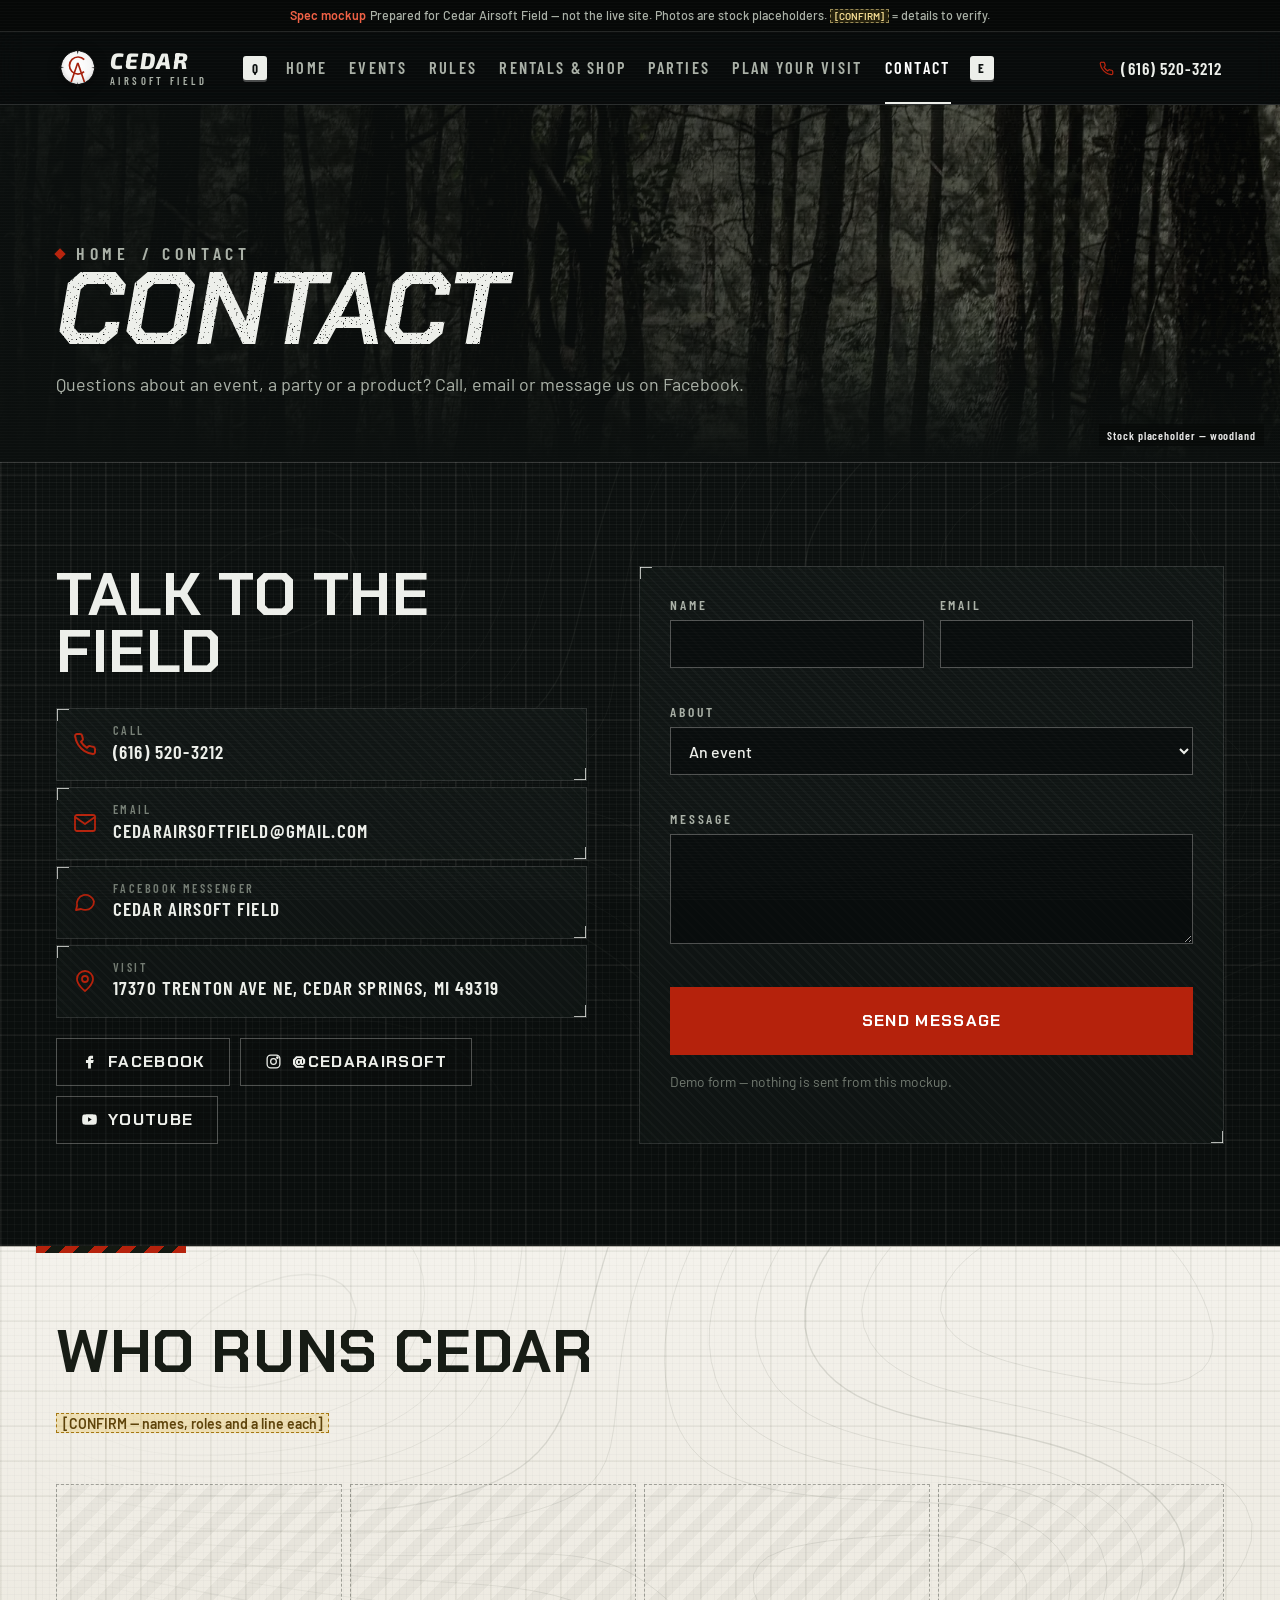
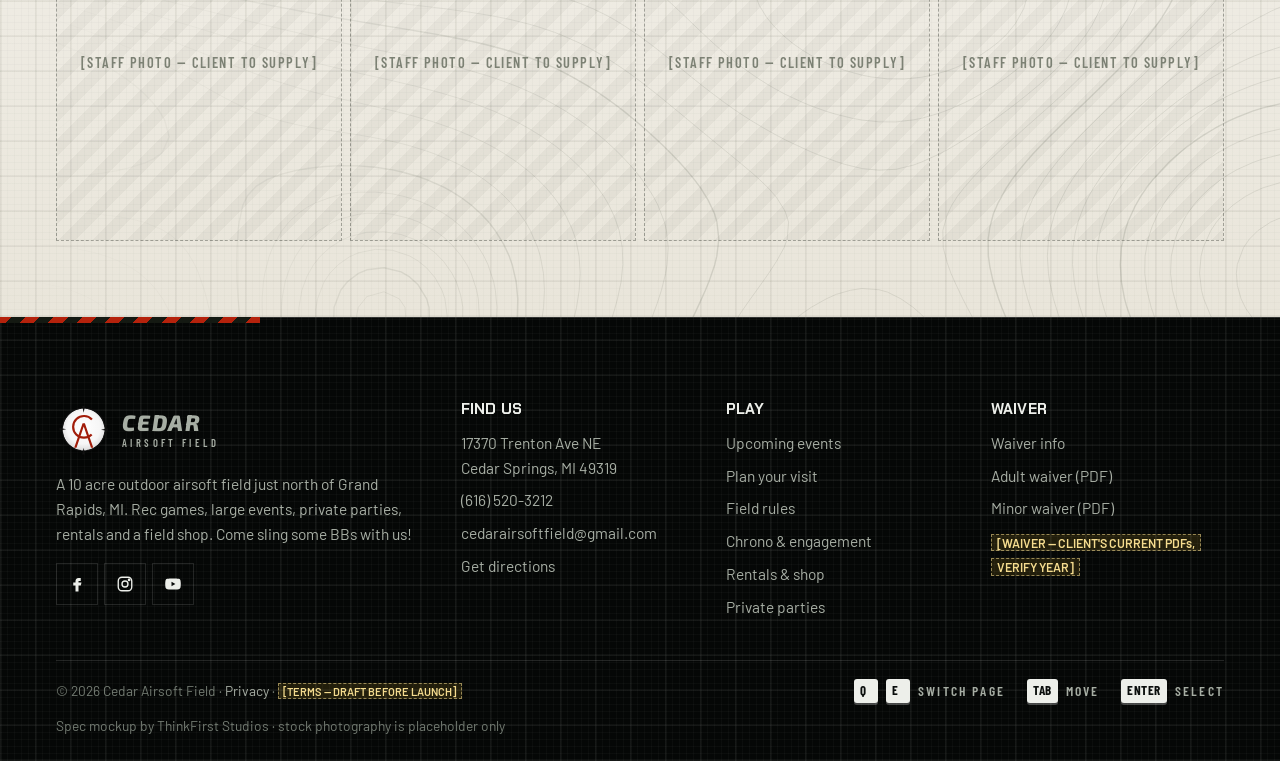
<file: contact.html>
<!DOCTYPE html>
<html lang="en" class="no-js">
<head>
<meta charset="utf-8">
<meta name="viewport" content="width=device-width, initial-scale=1, viewport-fit=cover">
<!--
  SPEC MOCKUP — Cedar Airsoft Field. LEAD, NOT A CLIENT. Not signed, not deployed.
  Built by ThinkFirst Studios to pitch a restructure of cedarairsoftfield.com.
  All photography is royalty-free stock placeholder (Pexels) — never the field's own.
  [CONFIRM] / [PHASE 2] markers are deliberate and must stay visible until resolved.
-->
<title>Contact — Cedar Airsoft Field</title>
<meta name="description" content="Contact Cedar Airsoft Field: (616) 520-3212, cedarairsoftfield@gmail.com, 17370 Trenton Ave NE, Cedar Springs, MI 49319.">
<meta name="robots" content="noindex, nofollow">
<meta name="theme-color" content="#0a0e0d">
<meta property="og:title" content="Contact — Cedar Airsoft Field">
<meta property="og:description" content="Contact Cedar Airsoft Field: (616) 520-3212, cedarairsoftfield@gmail.com, 17370 Trenton Ave NE, Cedar Springs, MI 49319.">
<meta property="og:type" content="website">
<link rel="icon" href="assets/logo/cedar-logo.svg" type="image/svg+xml">
<link rel="preconnect" href="https://fonts.googleapis.com">
<link rel="preconnect" href="https://fonts.gstatic.com" crossorigin>
<link href="https://fonts.googleapis.com/css2?family=Barlow:wght@400;500;600;700&amp;family=Exo+2:ital,wght@1,800&amp;family=Barlow+Condensed:wght@500;600;700&amp;family=Chakra+Petch:ital,wght@0,600;0,700;1,700&amp;display=swap" rel="stylesheet">
<link rel="stylesheet" href="styles.css">
<script>document.documentElement.classList.remove('no-js')</script>
</head><body>
<a class="skip" href="#main">Skip to content</a>
<div class="mockup-flag" role="note"><strong>Spec mockup</strong>Prepared for Cedar Airsoft Field — not the live site. Photos are stock placeholders. <span class="ph">[CONFIRM]</span> = details to verify.</div>

<header class="site-header">
  <div class="wrap site-header__inner">
    <a class="brand" href="index.html" aria-label="Cedar Airsoft Field — home"><img class="brand__logo" src="assets/logo/cedar-logo.svg" alt="" width="44" height="44"><span class="brand__text"><span class="brand__name">Cedar</span><span class="brand__sub">Airsoft Field</span></span></a>
    <nav class="site-nav" id="site-nav" aria-label="Main">
      <span class="key nav-key" title="Press Q for the previous page" aria-hidden="true">Q</span>
      <ul>
        <li><a href="index.html">Home</a></li>
        <li><a href="events.html">Events</a></li>
        <li><a href="rules.html">Rules</a></li>
        <li><a href="rentals-shop.html">Rentals &amp; Shop</a></li>
        <li><a href="parties.html">Parties</a></li>
        <li><a href="plan-your-visit.html">Plan Your Visit</a></li>
        <li><a href="contact.html" aria-current="page">Contact</a></li>
      </ul>
      <span class="key nav-key" title="Press E for the next page" aria-hidden="true">E</span>
      <div class="site-nav__cta">
        <a class="btn" href="waiver.html">Sign the waiver</a>
        <a class="btn btn--ghost" href="tel:+16165203212"><svg viewBox="0 0 24 24" fill="none" stroke="currentColor" stroke-width="2" stroke-linecap="round" stroke-linejoin="round" aria-hidden="true"><path d="M22 16.9v3a2 2 0 0 1-2.2 2 19.8 19.8 0 0 1-8.6-3.1 19.5 19.5 0 0 1-6-6A19.8 19.8 0 0 1 2.1 4.2 2 2 0 0 1 4.1 2h3a2 2 0 0 1 2 1.7c.1.9.4 1.8.7 2.7a2 2 0 0 1-.5 2.1L8 9.8a16 16 0 0 0 6 6l1.3-1.3a2 2 0 0 1 2.1-.4c.9.3 1.8.6 2.7.7a2 2 0 0 1 1.7 2z"/></svg> Call (616) 520-3212</a>
      </div>
    </nav>
    <a class="header-phone" href="tel:+16165203212" aria-label="Call (616) 520-3212"><svg viewBox="0 0 24 24" fill="none" stroke="currentColor" stroke-width="2" stroke-linecap="round" stroke-linejoin="round" aria-hidden="true"><path d="M22 16.9v3a2 2 0 0 1-2.2 2 19.8 19.8 0 0 1-8.6-3.1 19.5 19.5 0 0 1-6-6A19.8 19.8 0 0 1 2.1 4.2 2 2 0 0 1 4.1 2h3a2 2 0 0 1 2 1.7c.1.9.4 1.8.7 2.7a2 2 0 0 1-.5 2.1L8 9.8a16 16 0 0 0 6 6l1.3-1.3a2 2 0 0 1 2.1-.4c.9.3 1.8.6 2.7.7a2 2 0 0 1 1.7 2z"/></svg><span>(616) 520-3212</span></a>
    <a class="btn header-cta" href="waiver.html">Sign the waiver</a>
    <button class="nav-toggle" type="button" aria-controls="site-nav" aria-expanded="false" aria-label="Open menu"><span class="nav-toggle__bars"></span></button>
  </div>
</header>
<section class="page-hero">
  <div class="page-hero__media"><img src="assets/img/PLACEHOLDER-trail-wide.webp" alt="A forest trail between pines" width="1600" height="720" fetchpriority="high"></div><span class="hero__ph">Stock placeholder — woodland</span>
  <div class="wrap">
    <p class="crumbs"><a href="index.html">Home</a> / Contact</p>
    <h1>Contact</h1>
    <p>Questions about an event, a party or a product? Call, email or message us on Facebook.</p>
  </div>
</section>
<main id="main">
<section class="section section--dark">
  <div class="wrap contact-grid">
    <div class="reveal">
      <h2>Talk to the field</h2>
      <div class="contact-cards">
        <a class="contact-card" href="tel:+16165203212"><svg viewBox="0 0 24 24" fill="none" stroke="currentColor" stroke-width="2" stroke-linecap="round" stroke-linejoin="round" aria-hidden="true"><path d="M22 16.9v3a2 2 0 0 1-2.2 2 19.8 19.8 0 0 1-8.6-3.1 19.5 19.5 0 0 1-6-6A19.8 19.8 0 0 1 2.1 4.2 2 2 0 0 1 4.1 2h3a2 2 0 0 1 2 1.7c.1.9.4 1.8.7 2.7a2 2 0 0 1-.5 2.1L8 9.8a16 16 0 0 0 6 6l1.3-1.3a2 2 0 0 1 2.1-.4c.9.3 1.8.6 2.7.7a2 2 0 0 1 1.7 2z"/></svg><span><small>Call</small><strong>(616) 520-3212</strong></span></a>
        <a class="contact-card" href="mailto:cedarairsoftfield@gmail.com"><svg viewBox="0 0 24 24" fill="none" stroke="currentColor" stroke-width="1.8" stroke-linecap="round" stroke-linejoin="round" aria-hidden="true"><rect x="2" y="4" width="20" height="16" rx="2"/><path d="m22 6-10 7L2 6"/></svg><span><small>Email</small><strong>cedarairsoftfield@gmail.com</strong></span></a>
        <a class="contact-card" href="https://m.me/CedarAirsoftField" rel="noopener"><svg viewBox="0 0 24 24" fill="none" stroke="currentColor" stroke-width="1.8" stroke-linecap="round" stroke-linejoin="round" aria-hidden="true"><path d="M21 11.5a8.4 8.4 0 0 1-9 8.4 9 9 0 0 1-4-.9L3 20l1.1-4.2A8.4 8.4 0 1 1 21 11.5z"/></svg><span><small>Facebook Messenger</small><strong>Cedar Airsoft Field</strong></span></a>
        <a class="contact-card" href="https://www.google.com/maps/dir/?api=1&destination=17370+Trenton+Ave+NE,+Cedar+Springs,+MI+49319" rel="noopener"><svg viewBox="0 0 24 24" fill="none" stroke="currentColor" stroke-width="1.8" stroke-linecap="round" stroke-linejoin="round" aria-hidden="true"><path d="M20 10c0 6-8 12-8 12S4 16 4 10a8 8 0 0 1 16 0z"/><circle cx="12" cy="10" r="3"/></svg><span><small>Visit</small><strong>17370 Trenton Ave NE, Cedar Springs, MI 49319</strong></span></a>
      </div>
      <div class="actions" style="margin-top:20px">
        <a class="btn btn--line" href="https://www.facebook.com/CedarAirsoftField" rel="noopener" style="width:auto"><svg viewBox="0 0 24 24" fill="currentColor" aria-hidden="true"><path d="M14 8h3V4h-3c-2.8 0-4 1.7-4 4.3V10H7v4h3v8h4v-8h3l1-4h-4V8.6c0-.4.2-.6.6-.6z"/></svg> Facebook</a>
        <a class="btn btn--line" href="https://www.instagram.com/cedarairsoft/" rel="noopener" style="width:auto"><svg viewBox="0 0 24 24" fill="none" stroke="currentColor" stroke-width="1.8" aria-hidden="true"><rect x="3" y="3" width="18" height="18" rx="5"/><circle cx="12" cy="12" r="4"/><circle cx="17.5" cy="6.5" r="1" fill="currentColor"/></svg> @cedarairsoft</a>
        <a class="btn btn--line" href="https://www.youtube.com/channel/UCL5Nqz78FYM2UR3WV9ELx0w" rel="noopener" style="width:auto"><svg viewBox="0 0 24 24" fill="currentColor" aria-hidden="true"><path d="M22 7.2a3 3 0 0 0-2.1-2.1C18 4.6 12 4.6 12 4.6s-6 0-7.9.5A3 3 0 0 0 2 7.2 31 31 0 0 0 1.6 12 31 31 0 0 0 2 16.8a3 3 0 0 0 2.1 2.1c1.9.5 7.9.5 7.9.5s6 0 7.9-.5a3 3 0 0 0 2.1-2.1 31 31 0 0 0 .4-4.8 31 31 0 0 0-.4-4.8zM10 15.1V8.9l5.2 3.1z"/></svg> YouTube</a>
      </div>
    </div>
    <form class="form reveal" data-demo novalidate>
      <div class="form-row form-row--2">
        <div class="field"><label for="c-name">Name</label><input id="c-name" name="name" autocomplete="name" required></div>
        <div class="field"><label for="c-email">Email</label><input id="c-email" name="email" type="email" autocomplete="email" required></div>
      </div>
      <div class="field"><label for="c-topic">About</label>
        <select id="c-topic" name="topic"><option>An event</option><option>Private party</option><option>Season Pass</option><option>Shop / product request</option><option>Something else</option></select>
      </div>
      <div class="field"><label for="c-msg">Message</label><textarea id="c-msg" name="message" required></textarea></div>
      <button class="btn" type="submit">Send message</button>
      <p class="form__status" tabindex="-1">Thanks &mdash; this is a demo form, so nothing was sent.</p>
      <p class="form__note">Demo form &mdash; nothing is sent from this mockup.</p>
    </form>
  </div>
</section>
<section class="section section--bone section--tight">
  <div class="wrap">
    <div class="section-head"><h2>Who runs Cedar</h2><p><span class="ph">[CONFIRM — names, roles and a line each]</span></p></div>
    <div class="staff" data-stagger>
      <div class="empty-frame">[STAFF PHOTO — client to supply]</div>
      <div class="empty-frame">[STAFF PHOTO — client to supply]</div>
      <div class="empty-frame">[STAFF PHOTO — client to supply]</div>
      <div class="empty-frame">[STAFF PHOTO — client to supply]</div>
    </div>
  </div>
</section>
</main>

<footer class="site-footer">
  <div class="wrap">
    <div class="footer-grid">
      <div class="footer-brand">
        <a class="brand" href="index.html" aria-label="Cedar Airsoft Field — home"><img class="brand__logo" src="assets/logo/cedar-logo.svg" alt="" width="44" height="44"><span class="brand__text"><span class="brand__name">Cedar</span><span class="brand__sub">Airsoft Field</span></span></a>
        <p>A 10 acre outdoor airsoft field just north of Grand Rapids, MI. Rec games, large events, private parties, rentals and a field shop. Come sling some BBs with us!</p>
        <div class="socials">
          <a href="https://www.facebook.com/CedarAirsoftField" aria-label="Cedar Airsoft Field on Facebook" rel="noopener"><svg viewBox="0 0 24 24" fill="currentColor" aria-hidden="true"><path d="M14 8h3V4h-3c-2.8 0-4 1.7-4 4.3V10H7v4h3v8h4v-8h3l1-4h-4V8.6c0-.4.2-.6.6-.6z"/></svg></a>
          <a href="https://www.instagram.com/cedarairsoft/" aria-label="Cedar Airsoft on Instagram" rel="noopener"><svg viewBox="0 0 24 24" fill="none" stroke="currentColor" stroke-width="1.8" aria-hidden="true"><rect x="3" y="3" width="18" height="18" rx="5"/><circle cx="12" cy="12" r="4"/><circle cx="17.5" cy="6.5" r="1" fill="currentColor"/></svg></a>
          <a href="https://www.youtube.com/channel/UCL5Nqz78FYM2UR3WV9ELx0w" aria-label="Cedar Airsoft Field on YouTube" rel="noopener"><svg viewBox="0 0 24 24" fill="currentColor" aria-hidden="true"><path d="M22 7.2a3 3 0 0 0-2.1-2.1C18 4.6 12 4.6 12 4.6s-6 0-7.9.5A3 3 0 0 0 2 7.2 31 31 0 0 0 1.6 12 31 31 0 0 0 2 16.8a3 3 0 0 0 2.1 2.1c1.9.5 7.9.5 7.9.5s6 0 7.9-.5a3 3 0 0 0 2.1-2.1 31 31 0 0 0 .4-4.8 31 31 0 0 0-.4-4.8zM10 15.1V8.9l5.2 3.1z"/></svg></a>
        </div>
      </div>
      <div>
        <h2>Find us</h2>
        <ul>
          <li>17370 Trenton Ave NE<br>Cedar Springs, MI 49319</li>
          <li><a href="tel:+16165203212">(616) 520-3212</a></li>
          <li><a href="mailto:cedarairsoftfield@gmail.com">cedarairsoftfield@gmail.com</a></li>
          <li><a href="https://www.google.com/maps/dir/?api=1&destination=17370+Trenton+Ave+NE,+Cedar+Springs,+MI+49319" rel="noopener">Get directions</a></li>
        </ul>
      </div>
      <div>
        <h2>Play</h2>
        <ul>
          <li><a href="events.html">Upcoming events</a></li>
          <li><a href="plan-your-visit.html">Plan your visit</a></li>
          <li><a href="rules.html">Field rules</a></li>
          <li><a href="rules.html#engagement">Chrono &amp; engagement</a></li>
          <li><a href="rentals-shop.html">Rentals &amp; shop</a></li>
          <li><a href="parties.html">Private parties</a></li>
        </ul>
      </div>
      <div>
        <h2>Waiver</h2>
        <ul>
          <li><a href="waiver.html">Waiver info</a></li>
          <li><a href="https://www.cedarairsoftfield.com/s/1st-Adult-Waiver-Website-2026.pdf" rel="noopener">Adult waiver (PDF)</a></li>
          <li><a href="https://www.cedarairsoftfield.com/s/1st-Minor-Waiver-Website-2026.pdf" rel="noopener">Minor waiver (PDF)</a></li>
          <li><span class="ph">[WAIVER — CLIENT'S CURRENT PDFs, VERIFY YEAR]</span></li>
        </ul>
      </div>
    </div>
    <div class="footer-base">
      <span>&copy; <span data-year>2026</span> Cedar Airsoft Field &middot; <a href="privacy.html">Privacy</a> &middot; <span class="ph">[TERMS — DRAFT BEFORE LAUNCH]</span></span>
      <span class="hints" aria-hidden="true"><span><span class="key">Q</span><span class="key">E</span> Switch page</span><span><span class="key">Tab</span> Move</span><span><span class="key">Enter</span> Select</span></span>
      <span>Spec mockup by ThinkFirst Studios &middot; stock photography is placeholder only</span>
    </div>
  </div>
</footer>

<div class="mobile-bar" aria-label="Quick actions">
  <a class="btn btn--ghost" href="events.html"><svg viewBox="0 0 24 24" fill="none" stroke="currentColor" stroke-width="1.8" stroke-linecap="round" stroke-linejoin="round" aria-hidden="true"><rect x="3" y="4" width="18" height="18" rx="2"/><path d="M16 2v4M8 2v4M3 10h18"/></svg> Events</a>
  <a class="btn" href="waiver.html"><svg viewBox="0 0 24 24" fill="none" stroke="currentColor" stroke-width="1.8" stroke-linecap="round" stroke-linejoin="round" aria-hidden="true"><path d="M14 2H6a2 2 0 0 0-2 2v16a2 2 0 0 0 2 2h12a2 2 0 0 0 2-2V8z"/><path d="M14 2v6h6M8 13h8M8 17h5"/></svg> Waiver</a>
</div>

<script src="script.js" defer></script>
</body>
</html>
</file>
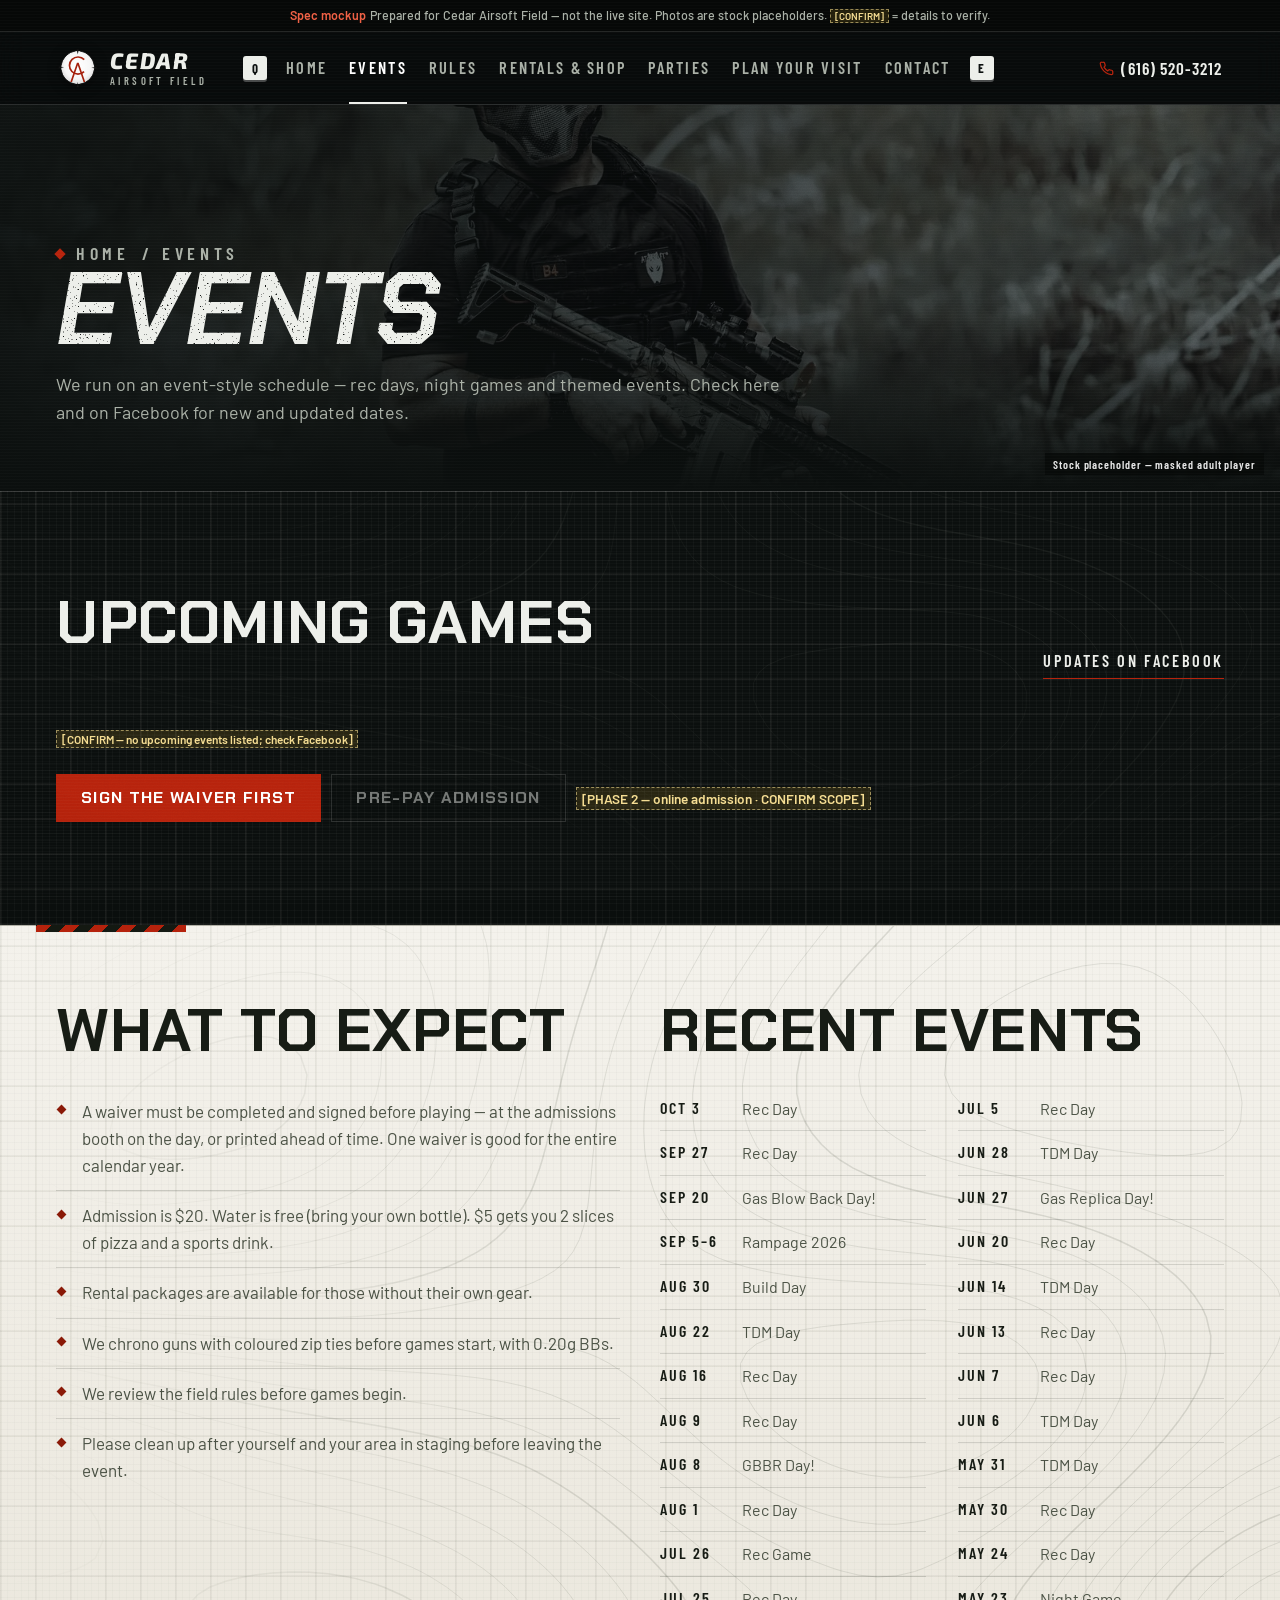
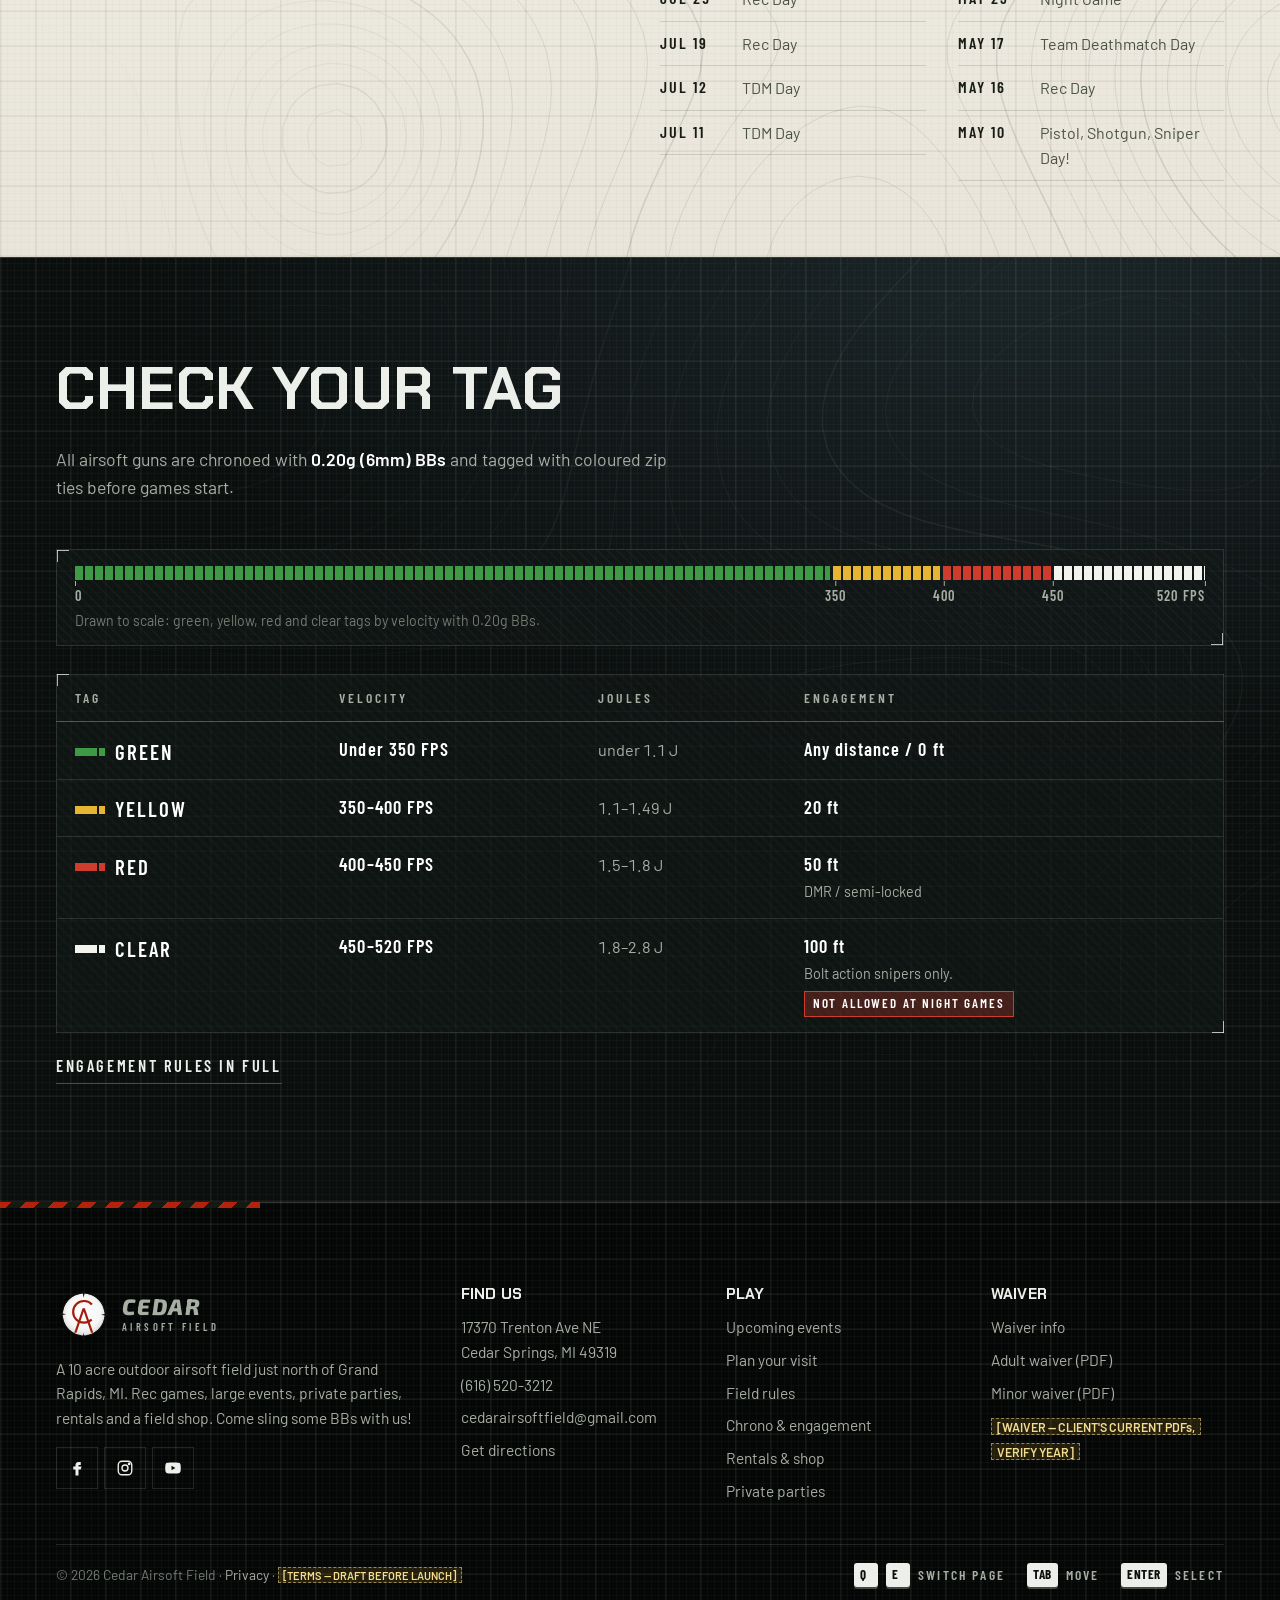
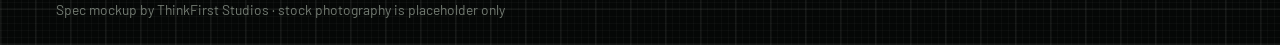
<file: events.html>
<!DOCTYPE html>
<html lang="en" class="no-js">
<head>
<meta charset="utf-8">
<meta name="viewport" content="width=device-width, initial-scale=1, viewport-fit=cover">
<!--
  SPEC MOCKUP — Cedar Airsoft Field. LEAD, NOT A CLIENT. Not signed, not deployed.
  Built by ThinkFirst Studios to pitch a restructure of cedarairsoftfield.com.
  All photography is royalty-free stock placeholder (Pexels) — never the field's own.
  [CONFIRM] / [PHASE 2] markers are deliberate and must stay visible until resolved.
-->
<title>Events — Cedar Airsoft Field</title>
<meta name="description" content="Upcoming rec days, night games and special events at Cedar Airsoft Field in Cedar Springs, MI. $20 admission. Sign your waiver before you arrive.">
<meta name="robots" content="noindex, nofollow">
<meta name="theme-color" content="#0a0e0d">
<meta property="og:title" content="Events — Cedar Airsoft Field">
<meta property="og:description" content="Upcoming rec days, night games and special events at Cedar Airsoft Field in Cedar Springs, MI. $20 admission. Sign your waiver before you arrive.">
<meta property="og:type" content="website">
<link rel="icon" href="assets/logo/cedar-logo.svg" type="image/svg+xml">
<link rel="preconnect" href="https://fonts.googleapis.com">
<link rel="preconnect" href="https://fonts.gstatic.com" crossorigin>
<link href="https://fonts.googleapis.com/css2?family=Barlow:wght@400;500;600;700&amp;family=Exo+2:ital,wght@1,800&amp;family=Barlow+Condensed:wght@500;600;700&amp;family=Chakra+Petch:ital,wght@0,600;0,700;1,700&amp;display=swap" rel="stylesheet">
<link rel="stylesheet" href="styles.css">
<script>document.documentElement.classList.remove('no-js')</script>
<script type="application/ld+json">
{
 "@context": "https://schema.org",
 "@graph": [
  {
   "@type": "Event",
   "name": "Cedar Airsoft Field \u2014 Night Game Thursday",
   "startDate": "2026-10-08T16:00-04:00",
   "endDate": "2026-10-08T21:00-04:00",
   "eventAttendanceMode": "https://schema.org/OfflineEventAttendanceMode",
   "location": {
    "@type": "Place",
    "name": "Cedar Airsoft Field",
    "address": "17370 Trenton Ave NE, Cedar Springs, MI 49319"
   },
   "offers": {
    "@type": "Offer",
    "price": "20",
    "priceCurrency": "USD"
   }
  },
  {
   "@type": "Event",
   "name": "Cedar Airsoft Field \u2014 Rec Game, Late Edition",
   "startDate": "2026-10-18T13:00-04:00",
   "endDate": "2026-10-18T20:00-04:00",
   "eventAttendanceMode": "https://schema.org/OfflineEventAttendanceMode",
   "location": {
    "@type": "Place",
    "name": "Cedar Airsoft Field",
    "address": "17370 Trenton Ave NE, Cedar Springs, MI 49319"
   },
   "offers": {
    "@type": "Offer",
    "price": "20",
    "priceCurrency": "USD"
   }
  },
  {
   "@type": "Event",
   "name": "Cedar Airsoft Field \u2014 Rec Day",
   "startDate": "2026-10-24T10:00-04:00",
   "endDate": "2026-10-24T17:00-04:00",
   "eventAttendanceMode": "https://schema.org/OfflineEventAttendanceMode",
   "location": {
    "@type": "Place",
    "name": "Cedar Airsoft Field",
    "address": "17370 Trenton Ave NE, Cedar Springs, MI 49319"
   },
   "offers": {
    "@type": "Offer",
    "price": "20",
    "priceCurrency": "USD"
   }
  },
  {
   "@type": "Event",
   "name": "Cedar Airsoft Field \u2014 Zombies!",
   "startDate": "2026-10-31T17:00-04:00",
   "endDate": "2026-10-31T23:45-04:00",
   "eventAttendanceMode": "https://schema.org/OfflineEventAttendanceMode",
   "location": {
    "@type": "Place",
    "name": "Cedar Airsoft Field",
    "address": "17370 Trenton Ave NE, Cedar Springs, MI 49319"
   }
  },
  {
   "@type": "Event",
   "name": "Cedar Airsoft Field \u2014 Rec Day",
   "startDate": "2026-11-01T10:00-04:00",
   "endDate": "2026-11-01T17:00-04:00",
   "eventAttendanceMode": "https://schema.org/OfflineEventAttendanceMode",
   "location": {
    "@type": "Place",
    "name": "Cedar Airsoft Field",
    "address": "17370 Trenton Ave NE, Cedar Springs, MI 49319"
   },
   "offers": {
    "@type": "Offer",
    "price": "20",
    "priceCurrency": "USD"
   }
  }
 ]
}
</script>
</head><body>
<a class="skip" href="#main">Skip to content</a>
<div class="mockup-flag" role="note"><strong>Spec mockup</strong>Prepared for Cedar Airsoft Field — not the live site. Photos are stock placeholders. <span class="ph">[CONFIRM]</span> = details to verify.</div>

<header class="site-header">
  <div class="wrap site-header__inner">
    <a class="brand" href="index.html" aria-label="Cedar Airsoft Field — home"><img class="brand__logo" src="assets/logo/cedar-logo.svg" alt="" width="44" height="44"><span class="brand__text"><span class="brand__name">Cedar</span><span class="brand__sub">Airsoft Field</span></span></a>
    <nav class="site-nav" id="site-nav" aria-label="Main">
      <span class="key nav-key" title="Press Q for the previous page" aria-hidden="true">Q</span>
      <ul>
        <li><a href="index.html">Home</a></li>
        <li><a href="events.html" aria-current="page">Events</a></li>
        <li><a href="rules.html">Rules</a></li>
        <li><a href="rentals-shop.html">Rentals &amp; Shop</a></li>
        <li><a href="parties.html">Parties</a></li>
        <li><a href="plan-your-visit.html">Plan Your Visit</a></li>
        <li><a href="contact.html">Contact</a></li>
      </ul>
      <span class="key nav-key" title="Press E for the next page" aria-hidden="true">E</span>
      <div class="site-nav__cta">
        <a class="btn" href="waiver.html">Sign the waiver</a>
        <a class="btn btn--ghost" href="tel:+16165203212"><svg viewBox="0 0 24 24" fill="none" stroke="currentColor" stroke-width="2" stroke-linecap="round" stroke-linejoin="round" aria-hidden="true"><path d="M22 16.9v3a2 2 0 0 1-2.2 2 19.8 19.8 0 0 1-8.6-3.1 19.5 19.5 0 0 1-6-6A19.8 19.8 0 0 1 2.1 4.2 2 2 0 0 1 4.1 2h3a2 2 0 0 1 2 1.7c.1.9.4 1.8.7 2.7a2 2 0 0 1-.5 2.1L8 9.8a16 16 0 0 0 6 6l1.3-1.3a2 2 0 0 1 2.1-.4c.9.3 1.8.6 2.7.7a2 2 0 0 1 1.7 2z"/></svg> Call (616) 520-3212</a>
      </div>
    </nav>
    <a class="header-phone" href="tel:+16165203212" aria-label="Call (616) 520-3212"><svg viewBox="0 0 24 24" fill="none" stroke="currentColor" stroke-width="2" stroke-linecap="round" stroke-linejoin="round" aria-hidden="true"><path d="M22 16.9v3a2 2 0 0 1-2.2 2 19.8 19.8 0 0 1-8.6-3.1 19.5 19.5 0 0 1-6-6A19.8 19.8 0 0 1 2.1 4.2 2 2 0 0 1 4.1 2h3a2 2 0 0 1 2 1.7c.1.9.4 1.8.7 2.7a2 2 0 0 1-.5 2.1L8 9.8a16 16 0 0 0 6 6l1.3-1.3a2 2 0 0 1 2.1-.4c.9.3 1.8.6 2.7.7a2 2 0 0 1 1.7 2z"/></svg><span>(616) 520-3212</span></a>
    <a class="btn header-cta" href="waiver.html">Sign the waiver</a>
    <button class="nav-toggle" type="button" aria-controls="site-nav" aria-expanded="false" aria-label="Open menu"><span class="nav-toggle__bars"></span></button>
  </div>
</header>
<section class="page-hero">
  <div class="page-hero__media"><img src="assets/img/PLACEHOLDER-player-trail.webp" alt="A masked airsoft player walking a woodland trail" width="1600" height="720" fetchpriority="high"></div><span class="hero__ph">Stock placeholder — masked adult player</span>
  <div class="wrap">
    <p class="crumbs"><a href="index.html">Home</a> / Events</p>
    <h1>Events</h1>
    <p>We run on an event-style schedule &mdash; rec days, night games and themed events. Check here and on Facebook for new and updated dates.</p>
  </div>
</section>
<main id="main">
<section class="section section--dark section--grid">
  <div class="wrap">
    <div class="section-head section-head--split">
      <div><h2>Upcoming games</h2></div>
      <a class="text-link" href="https://www.facebook.com/CedarAirsoftField" rel="noopener">Updates on Facebook</a>
    </div>
    <ol class="ops" data-stagger>
<li class="op op--night" data-date="2026-10-08" data-start="16:00" data-end="21:00" data-title="Night Game Thursday" data-when="Thursday, Oct 8 &middot; 4:00&ndash;9:00 PM">
  <time class="op__day" datetime="2026-10-08"><span class="op__dow">Thu</span><span class="op__date">8</span><span class="op__mon">Oct</span></time>
  <div class="op__main">
    <div class="op__head"><h3>Night Game Thursday</h3><span class="op__time">4:00&ndash;9:00 PM</span></div>
    <div class="op__body"><p>Start at 4pm, ends at 9pm. Clear-tag (bolt action) guns are not allowed at night games.</p></div>
    <div class="op__foot"><span class="op__kind">Night game</span><span>Admission <strong>$20</strong></span><span class="op__next">Next up</span></div>
  </div>
</li>
<li class="op op--rec" data-date="2026-10-18" data-start="13:00" data-end="20:00" data-title="Rec Game, Late Edition" data-when="Sunday, Oct 18 &middot; 1:00&ndash;8:00 PM">
  <time class="op__day" datetime="2026-10-18"><span class="op__dow">Sun</span><span class="op__date">18</span><span class="op__mon">Oct</span></time>
  <div class="op__main">
    <div class="op__head"><h3>Rec Game, Late Edition</h3><span class="op__time">1:00&ndash;8:00 PM</span></div>
    <div class="op__body"><p>Open at 1pm. <span class="ph">[CONFIRM — listing says games end at 8pm, then &ldquo;or until 5:00p&rdquo; in the same paragraph]</span></p></div>
    <div class="op__foot"><span class="op__kind">Rec game</span><span>Admission <strong>$20</strong></span><span class="op__next">Next up</span></div>
  </div>
</li>
<li class="op op--rec" data-date="2026-10-24" data-start="10:00" data-end="17:00" data-title="Rec Day" data-when="Saturday, Oct 24 &middot; 10:00 AM&ndash;5:00 PM">
  <time class="op__day" datetime="2026-10-24"><span class="op__dow">Sat</span><span class="op__date">24</span><span class="op__mon">Oct</span></time>
  <div class="op__main">
    <div class="op__head"><h3>Rec Day</h3><span class="op__time">10:00 AM&ndash;5:00 PM</span></div>
    <div class="op__body"><p>Open at 10:00a with games starting at 11:00a. Games run as long as we have willing players on the field, or until 5:00p.</p></div>
    <div class="op__foot"><span class="op__kind">Rec day</span><span>Admission <strong>$20</strong></span><span class="op__next">Next up</span></div>
  </div>
</li>
<li class="op op--special" data-date="2026-10-31" data-start="17:00" data-end="23:45" data-title="Zombies!" data-when="Saturday, Oct 31 &middot; 5:00 PM&ndash;11:45 PM <span class=&quot;ph&quot;>[CONFIRM end time]</span>">
  <time class="op__day" datetime="2026-10-31"><span class="op__dow">Sat</span><span class="op__date">31</span><span class="op__mon">Oct</span></time>
  <div class="op__main">
    <div class="op__head"><h3>Zombies!</h3><span class="op__time">5:00 PM&ndash;11:45 PM <span class="ph">[CONFIRM end time]</span></span></div>
    <div class="op__body"><p>&ldquo;To be listed! Will be similar to our other zombie events.&rdquo; <span class="ph">[CONFIRM — details and pricing; 11:45 PM looks like a placeholder]</span></p></div>
    <div class="op__foot"><span class="op__kind">Special event</span><span>Admission <span class="ph">[CONFIRM — large-event pricing may vary]</span></span><span class="op__next">Next up</span></div>
  </div>
</li>
<li class="op op--rec" data-date="2026-11-01" data-start="10:00" data-end="17:00" data-title="Rec Day" data-when="Sunday, Nov 1 &middot; 10:00 AM&ndash;5:00 PM">
  <time class="op__day" datetime="2026-11-01"><span class="op__dow">Sun</span><span class="op__date">1</span><span class="op__mon">Nov</span></time>
  <div class="op__main">
    <div class="op__head"><h3>Rec Day</h3><span class="op__time">10:00 AM&ndash;5:00 PM</span></div>
    <div class="op__body"><p>Open at 10:00a with games starting at 11:00a. Games run as long as we have willing players on the field, or until 5:00p.</p></div>
    <div class="op__foot"><span class="op__kind">Rec day</span><span>Admission <strong>$20</strong></span><span class="op__next">Next up</span></div>
  </div>
</li>
    </ol>
    <p class="small muted" data-empty-events hidden><span class="ph">[CONFIRM — no upcoming events listed; check Facebook]</span></p>
    <div class="actions">
      <a class="btn" href="waiver.html">Sign the waiver first</a>
      <a class="btn btn--ghost" href="#" aria-disabled="true" onclick="return false">Pre-pay admission</a>
      <span class="ph" style="align-self:center">[PHASE 2 — online admission &middot; CONFIRM SCOPE]</span>
    </div>
  </div>
</section>

<section class="section section--bone section--tight">
  <div class="wrap grid-2">
    <div class="reveal">
      <h2>What to expect</h2>
      <ul class="rule-list prose">
        <li>A waiver must be completed and signed before playing &mdash; at the admissions booth on the day, or printed ahead of time. One waiver is good for the entire calendar year.</li>
        <li>Admission is $20. Water is free (bring your own bottle). $5 gets you 2 slices of pizza and a sports drink.</li>
        <li>Rental packages are available for those without their own gear.</li>
        <li>We chrono guns with coloured zip ties before games start, with 0.20g BBs.</li>
        <li>We review the field rules before games begin.</li>
        <li>Please clean up after yourself and your area in staging before leaving the event.</li>
      </ul>
    </div>
    <div class="reveal">
      <h2>Recent events</h2>
      <ul class="past-events" style="columns:2">
      <li><time>Oct 3</time><span>Rec Day</span></li>
      <li><time>Sep 27</time><span>Rec Day</span></li>
      <li><time>Sep 20</time><span>Gas Blow Back Day!</span></li>
      <li><time>Sep 5&ndash;6</time><span>Rampage 2026</span></li>
      <li><time>Aug 30</time><span>Build Day</span></li>
      <li><time>Aug 22</time><span>TDM Day</span></li>
      <li><time>Aug 16</time><span>Rec Day</span></li>
      <li><time>Aug 9</time><span>Rec Day</span></li>
      <li><time>Aug 8</time><span>GBBR Day!</span></li>
      <li><time>Aug 1</time><span>Rec Day</span></li>
      <li><time>Jul 26</time><span>Rec Game</span></li>
      <li><time>Jul 25</time><span>Rec Day</span></li>
      <li><time>Jul 19</time><span>Rec Day</span></li>
      <li><time>Jul 12</time><span>TDM Day</span></li>
      <li><time>Jul 11</time><span>TDM Day</span></li>
      <li><time>Jul 5</time><span>Rec Day</span></li>
      <li><time>Jun 28</time><span>TDM Day</span></li>
      <li><time>Jun 27</time><span>Gas Replica Day!</span></li>
      <li><time>Jun 20</time><span>Rec Day</span></li>
      <li><time>Jun 14</time><span>TDM Day</span></li>
      <li><time>Jun 13</time><span>Rec Day</span></li>
      <li><time>Jun 7</time><span>Rec Day</span></li>
      <li><time>Jun 6</time><span>TDM Day</span></li>
      <li><time>May 31</time><span>TDM Day</span></li>
      <li><time>May 30</time><span>Rec Day</span></li>
      <li><time>May 24</time><span>Rec Day</span></li>
      <li><time>May 23</time><span>Night Game</span></li>
      <li><time>May 17</time><span>Team Deathmatch Day</span></li>
      <li><time>May 16</time><span>Rec Day</span></li>
      <li><time>May 10</time><span>Pistol, Shotgun, Sniper Day!</span></li>
      </ul>
    </div>
  </div>
</section>

<section class="section section--slate">
  <div class="wrap">
    <div class="section-head"><h2>Check your tag</h2><p>All airsoft guns are chronoed with <strong>0.20g (6mm) BBs</strong> and tagged with coloured zip ties before games start.</p></div>
    <figure class="vscale" aria-label="Chrono tiers on a 0 to 520 FPS scale">
  <div class="vscale__bar"><span class="vscale__seg vscale__seg--green"></span><span class="vscale__seg vscale__seg--yellow"></span><span class="vscale__seg vscale__seg--red"></span><span class="vscale__seg vscale__seg--clear"></span></div>
  <div class="vscale__ticks" aria-hidden="true"><span style="left:0">0</span><span style="left:calc(350 / 520 * 100%)">350</span><span style="left:calc(400 / 520 * 100%)">400</span><span style="left:calc(450 / 520 * 100%)">450</span><span style="left:100%">520 FPS</span></div>
  <figcaption>Drawn to scale: green, yellow, red and clear tags by velocity with 0.20g BBs.</figcaption>
</figure>
    <div class="reveal"><table class="chrono">
  <caption class="sr-only">Chrono and engagement tiers. All guns chrono'd with 0.20g 6mm BBs and tagged with coloured zip ties.</caption>
  <thead>
    <tr><th scope="col">Tag</th><th scope="col">Velocity</th><th scope="col">Joules</th><th scope="col">Engagement</th></tr>
  </thead>
  <tbody>
    <tr><th scope="row"><span class="tie tie--green">Green</span></th><td data-label="Velocity"><strong>Under 350 FPS</strong></td><td data-label="Joules">under 1.1 J</td><td data-label="Engagement"><strong>Any distance / 0 ft</strong></td></tr>
    <tr><th scope="row"><span class="tie tie--yellow">Yellow</span></th><td data-label="Velocity"><strong>350&ndash;400 FPS</strong></td><td data-label="Joules">1.1&ndash;1.49 J</td><td data-label="Engagement"><strong>20 ft</strong></td></tr>
    <tr><th scope="row"><span class="tie tie--red">Red</span></th><td data-label="Velocity"><strong>400&ndash;450 FPS</strong></td><td data-label="Joules">1.5&ndash;1.8 J</td><td data-label="Engagement"><strong>50 ft</strong><span class="note">DMR / semi-locked</span></td></tr>
    <tr><th scope="row"><span class="tie tie--clear">Clear</span></th><td data-label="Velocity"><strong>450&ndash;520 FPS</strong></td><td data-label="Joules">1.8&ndash;2.8 J</td><td data-label="Engagement"><strong>100 ft</strong><span class="note">Bolt action snipers only.</span><span class="warn">Not allowed at night games</span></td></tr>
  </tbody>
</table></div>
    <p class="small" style="margin-top:16px"><a class="text-link" href="rules.html#engagement">Engagement rules in full</a></p>
  </div>
</section>
</main>

<footer class="site-footer">
  <div class="wrap">
    <div class="footer-grid">
      <div class="footer-brand">
        <a class="brand" href="index.html" aria-label="Cedar Airsoft Field — home"><img class="brand__logo" src="assets/logo/cedar-logo.svg" alt="" width="44" height="44"><span class="brand__text"><span class="brand__name">Cedar</span><span class="brand__sub">Airsoft Field</span></span></a>
        <p>A 10 acre outdoor airsoft field just north of Grand Rapids, MI. Rec games, large events, private parties, rentals and a field shop. Come sling some BBs with us!</p>
        <div class="socials">
          <a href="https://www.facebook.com/CedarAirsoftField" aria-label="Cedar Airsoft Field on Facebook" rel="noopener"><svg viewBox="0 0 24 24" fill="currentColor" aria-hidden="true"><path d="M14 8h3V4h-3c-2.8 0-4 1.7-4 4.3V10H7v4h3v8h4v-8h3l1-4h-4V8.6c0-.4.2-.6.6-.6z"/></svg></a>
          <a href="https://www.instagram.com/cedarairsoft/" aria-label="Cedar Airsoft on Instagram" rel="noopener"><svg viewBox="0 0 24 24" fill="none" stroke="currentColor" stroke-width="1.8" aria-hidden="true"><rect x="3" y="3" width="18" height="18" rx="5"/><circle cx="12" cy="12" r="4"/><circle cx="17.5" cy="6.5" r="1" fill="currentColor"/></svg></a>
          <a href="https://www.youtube.com/channel/UCL5Nqz78FYM2UR3WV9ELx0w" aria-label="Cedar Airsoft Field on YouTube" rel="noopener"><svg viewBox="0 0 24 24" fill="currentColor" aria-hidden="true"><path d="M22 7.2a3 3 0 0 0-2.1-2.1C18 4.6 12 4.6 12 4.6s-6 0-7.9.5A3 3 0 0 0 2 7.2 31 31 0 0 0 1.6 12 31 31 0 0 0 2 16.8a3 3 0 0 0 2.1 2.1c1.9.5 7.9.5 7.9.5s6 0 7.9-.5a3 3 0 0 0 2.1-2.1 31 31 0 0 0 .4-4.8 31 31 0 0 0-.4-4.8zM10 15.1V8.9l5.2 3.1z"/></svg></a>
        </div>
      </div>
      <div>
        <h2>Find us</h2>
        <ul>
          <li>17370 Trenton Ave NE<br>Cedar Springs, MI 49319</li>
          <li><a href="tel:+16165203212">(616) 520-3212</a></li>
          <li><a href="mailto:cedarairsoftfield@gmail.com">cedarairsoftfield@gmail.com</a></li>
          <li><a href="https://www.google.com/maps/dir/?api=1&destination=17370+Trenton+Ave+NE,+Cedar+Springs,+MI+49319" rel="noopener">Get directions</a></li>
        </ul>
      </div>
      <div>
        <h2>Play</h2>
        <ul>
          <li><a href="events.html">Upcoming events</a></li>
          <li><a href="plan-your-visit.html">Plan your visit</a></li>
          <li><a href="rules.html">Field rules</a></li>
          <li><a href="rules.html#engagement">Chrono &amp; engagement</a></li>
          <li><a href="rentals-shop.html">Rentals &amp; shop</a></li>
          <li><a href="parties.html">Private parties</a></li>
        </ul>
      </div>
      <div>
        <h2>Waiver</h2>
        <ul>
          <li><a href="waiver.html">Waiver info</a></li>
          <li><a href="https://www.cedarairsoftfield.com/s/1st-Adult-Waiver-Website-2026.pdf" rel="noopener">Adult waiver (PDF)</a></li>
          <li><a href="https://www.cedarairsoftfield.com/s/1st-Minor-Waiver-Website-2026.pdf" rel="noopener">Minor waiver (PDF)</a></li>
          <li><span class="ph">[WAIVER — CLIENT'S CURRENT PDFs, VERIFY YEAR]</span></li>
        </ul>
      </div>
    </div>
    <div class="footer-base">
      <span>&copy; <span data-year>2026</span> Cedar Airsoft Field &middot; <a href="privacy.html">Privacy</a> &middot; <span class="ph">[TERMS — DRAFT BEFORE LAUNCH]</span></span>
      <span class="hints" aria-hidden="true"><span><span class="key">Q</span><span class="key">E</span> Switch page</span><span><span class="key">Tab</span> Move</span><span><span class="key">Enter</span> Select</span></span>
      <span>Spec mockup by ThinkFirst Studios &middot; stock photography is placeholder only</span>
    </div>
  </div>
</footer>

<div class="mobile-bar" aria-label="Quick actions">
  <a class="btn btn--ghost" href="events.html"><svg viewBox="0 0 24 24" fill="none" stroke="currentColor" stroke-width="1.8" stroke-linecap="round" stroke-linejoin="round" aria-hidden="true"><rect x="3" y="4" width="18" height="18" rx="2"/><path d="M16 2v4M8 2v4M3 10h18"/></svg> Events</a>
  <a class="btn" href="waiver.html"><svg viewBox="0 0 24 24" fill="none" stroke="currentColor" stroke-width="1.8" stroke-linecap="round" stroke-linejoin="round" aria-hidden="true"><path d="M14 2H6a2 2 0 0 0-2 2v16a2 2 0 0 0 2 2h12a2 2 0 0 0 2-2V8z"/><path d="M14 2v6h6M8 13h8M8 17h5"/></svg> Waiver</a>
</div>

<script src="script.js" defer></script>
</body>
</html>
</file>
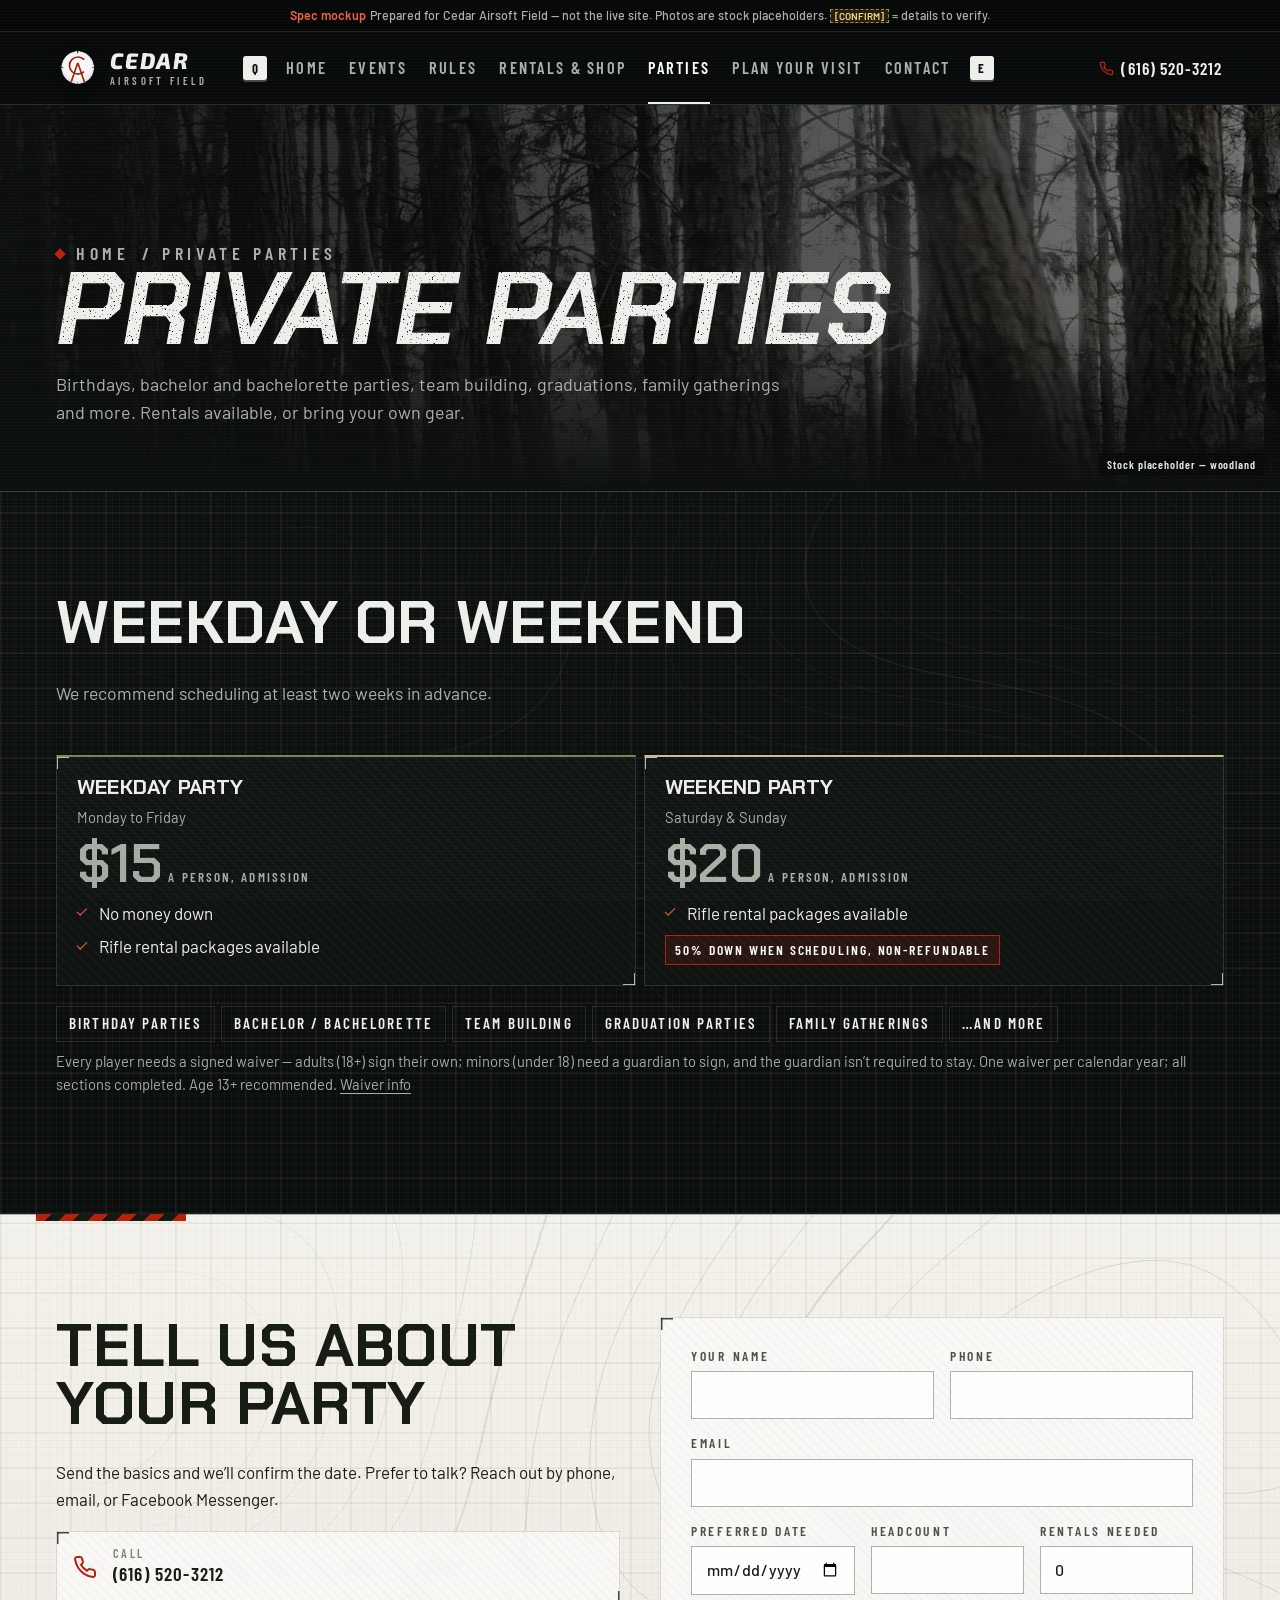
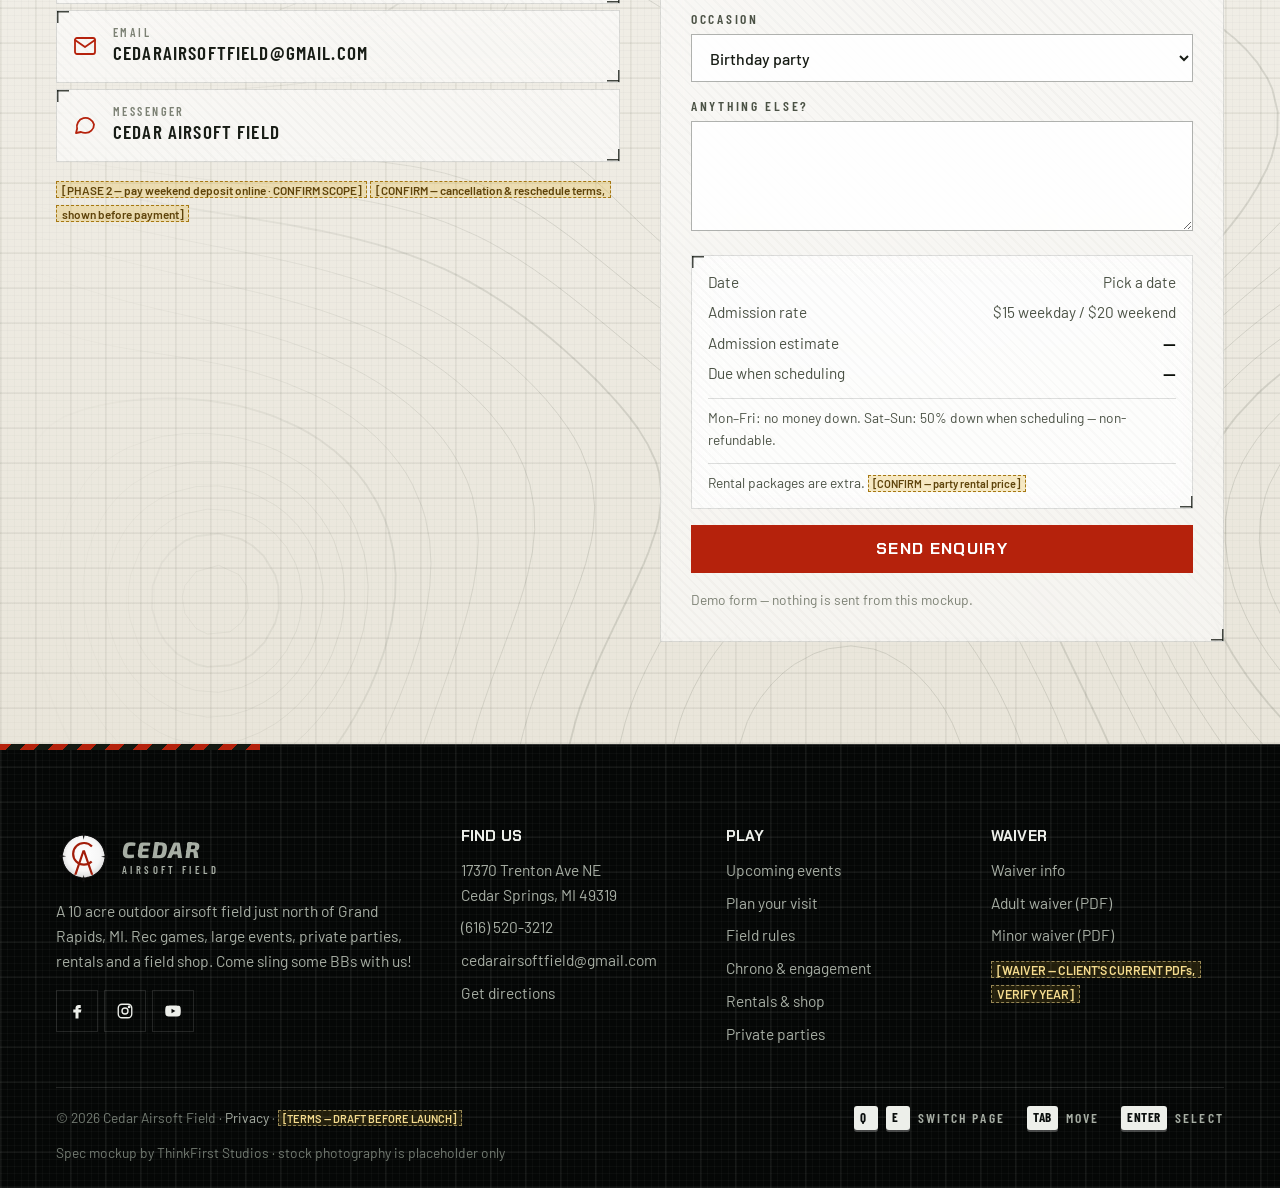
<file: parties.html>
<!DOCTYPE html>
<html lang="en" class="no-js">
<head>
<meta charset="utf-8">
<meta name="viewport" content="width=device-width, initial-scale=1, viewport-fit=cover">
<!--
  SPEC MOCKUP — Cedar Airsoft Field. LEAD, NOT A CLIENT. Not signed, not deployed.
  Built by ThinkFirst Studios to pitch a restructure of cedarairsoftfield.com.
  All photography is royalty-free stock placeholder (Pexels) — never the field's own.
  [CONFIRM] / [PHASE 2] markers are deliberate and must stay visible until resolved.
-->
<title>Private Parties — Cedar Airsoft Field</title>
<meta name="description" content="Book a private airsoft party at Cedar Airsoft Field: Mon–Fri $15/person, no money down. Sat–Sun $20/person, 50% non-refundable deposit. Book two weeks ahead.">
<meta name="robots" content="noindex, nofollow">
<meta name="theme-color" content="#0a0e0d">
<meta property="og:title" content="Private Parties — Cedar Airsoft Field">
<meta property="og:description" content="Book a private airsoft party at Cedar Airsoft Field: Mon–Fri $15/person, no money down. Sat–Sun $20/person, 50% non-refundable deposit. Book two weeks ahead.">
<meta property="og:type" content="website">
<link rel="icon" href="assets/logo/cedar-logo.svg" type="image/svg+xml">
<link rel="preconnect" href="https://fonts.googleapis.com">
<link rel="preconnect" href="https://fonts.gstatic.com" crossorigin>
<link href="https://fonts.googleapis.com/css2?family=Barlow:wght@400;500;600;700&amp;family=Exo+2:ital,wght@1,800&amp;family=Barlow+Condensed:wght@500;600;700&amp;family=Chakra+Petch:ital,wght@0,600;0,700;1,700&amp;display=swap" rel="stylesheet">
<link rel="stylesheet" href="styles.css">
<script>document.documentElement.classList.remove('no-js')</script>
</head><body>
<a class="skip" href="#main">Skip to content</a>
<div class="mockup-flag" role="note"><strong>Spec mockup</strong>Prepared for Cedar Airsoft Field — not the live site. Photos are stock placeholders. <span class="ph">[CONFIRM]</span> = details to verify.</div>

<header class="site-header">
  <div class="wrap site-header__inner">
    <a class="brand" href="index.html" aria-label="Cedar Airsoft Field — home"><img class="brand__logo" src="assets/logo/cedar-logo.svg" alt="" width="44" height="44"><span class="brand__text"><span class="brand__name">Cedar</span><span class="brand__sub">Airsoft Field</span></span></a>
    <nav class="site-nav" id="site-nav" aria-label="Main">
      <span class="key nav-key" title="Press Q for the previous page" aria-hidden="true">Q</span>
      <ul>
        <li><a href="index.html">Home</a></li>
        <li><a href="events.html">Events</a></li>
        <li><a href="rules.html">Rules</a></li>
        <li><a href="rentals-shop.html">Rentals &amp; Shop</a></li>
        <li><a href="parties.html" aria-current="page">Parties</a></li>
        <li><a href="plan-your-visit.html">Plan Your Visit</a></li>
        <li><a href="contact.html">Contact</a></li>
      </ul>
      <span class="key nav-key" title="Press E for the next page" aria-hidden="true">E</span>
      <div class="site-nav__cta">
        <a class="btn" href="waiver.html">Sign the waiver</a>
        <a class="btn btn--ghost" href="tel:+16165203212"><svg viewBox="0 0 24 24" fill="none" stroke="currentColor" stroke-width="2" stroke-linecap="round" stroke-linejoin="round" aria-hidden="true"><path d="M22 16.9v3a2 2 0 0 1-2.2 2 19.8 19.8 0 0 1-8.6-3.1 19.5 19.5 0 0 1-6-6A19.8 19.8 0 0 1 2.1 4.2 2 2 0 0 1 4.1 2h3a2 2 0 0 1 2 1.7c.1.9.4 1.8.7 2.7a2 2 0 0 1-.5 2.1L8 9.8a16 16 0 0 0 6 6l1.3-1.3a2 2 0 0 1 2.1-.4c.9.3 1.8.6 2.7.7a2 2 0 0 1 1.7 2z"/></svg> Call (616) 520-3212</a>
      </div>
    </nav>
    <a class="header-phone" href="tel:+16165203212" aria-label="Call (616) 520-3212"><svg viewBox="0 0 24 24" fill="none" stroke="currentColor" stroke-width="2" stroke-linecap="round" stroke-linejoin="round" aria-hidden="true"><path d="M22 16.9v3a2 2 0 0 1-2.2 2 19.8 19.8 0 0 1-8.6-3.1 19.5 19.5 0 0 1-6-6A19.8 19.8 0 0 1 2.1 4.2 2 2 0 0 1 4.1 2h3a2 2 0 0 1 2 1.7c.1.9.4 1.8.7 2.7a2 2 0 0 1-.5 2.1L8 9.8a16 16 0 0 0 6 6l1.3-1.3a2 2 0 0 1 2.1-.4c.9.3 1.8.6 2.7.7a2 2 0 0 1 1.7 2z"/></svg><span>(616) 520-3212</span></a>
    <a class="btn header-cta" href="waiver.html">Sign the waiver</a>
    <button class="nav-toggle" type="button" aria-controls="site-nav" aria-expanded="false" aria-label="Open menu"><span class="nav-toggle__bars"></span></button>
  </div>
</header>
<section class="page-hero">
  <div class="page-hero__media"><img src="assets/img/PLACEHOLDER-band-pines.webp" alt="Tall pines in a quiet forest" width="1600" height="720" fetchpriority="high"></div><span class="hero__ph">Stock placeholder — woodland</span>
  <div class="wrap">
    <p class="crumbs"><a href="index.html">Home</a> / Private parties</p>
    <h1>Private parties</h1>
    <p>Birthdays, bachelor and bachelorette parties, team building, graduations, family gatherings and more. Rentals available, or bring your own gear.</p>
  </div>
</section>
<main id="main">
<section class="section section--dark">
  <div class="wrap">
    <div class="section-head"><h2>Weekday or weekend</h2><p>We recommend scheduling at least two weeks in advance.</p></div>
    <div class="tiles" data-stagger>
      <article class="tile tile--olive">
        <h3>Weekday party</h3>
        <p class="small mb-0">Monday to Friday</p>
        <p class="tile__price num">$15<small>a person, admission</small></p>
        <ul class="ticks"><li>No money down</li><li>Rifle rental packages available</li></ul>
      </article>
      <article class="tile tile--khaki">
        <h3>Weekend party</h3>
        <p class="small mb-0">Saturday &amp; Sunday</p>
        <p class="tile__price num">$20<small>a person, admission</small></p>
        <ul class="ticks"><li>Rifle rental packages available</li></ul>
        <span class="deposit-flag">50% down when scheduling, non-refundable</span>
      </article>
    </div>
    <ul class="occasions reveal">
      <li>Birthday parties</li><li>Bachelor / bachelorette</li><li>Team building</li><li>Graduation parties</li><li>Family gatherings</li><li>&hellip;and more</li>
    </ul>
    <p class="small muted reveal">Every player needs a signed waiver &mdash; adults (18+) sign their own; minors (under 18) need a guardian to sign, and the guardian isn&rsquo;t required to stay. One waiver per calendar year; all sections completed. Age 13+ recommended. <a href="waiver.html">Waiver info</a></p>
  </div>
</section>

<section class="section section--bone" id="enquire">
  <div class="wrap grid-2">
    <div class="reveal">
      <h2>Tell us about your party</h2>
      <p>Send the basics and we&rsquo;ll confirm the date. Prefer to talk? Reach out by phone, email, or Facebook Messenger.</p>
      <div class="contact-cards">
        <a class="contact-card" href="tel:+16165203212"><svg viewBox="0 0 24 24" fill="none" stroke="currentColor" stroke-width="2" stroke-linecap="round" stroke-linejoin="round" aria-hidden="true"><path d="M22 16.9v3a2 2 0 0 1-2.2 2 19.8 19.8 0 0 1-8.6-3.1 19.5 19.5 0 0 1-6-6A19.8 19.8 0 0 1 2.1 4.2 2 2 0 0 1 4.1 2h3a2 2 0 0 1 2 1.7c.1.9.4 1.8.7 2.7a2 2 0 0 1-.5 2.1L8 9.8a16 16 0 0 0 6 6l1.3-1.3a2 2 0 0 1 2.1-.4c.9.3 1.8.6 2.7.7a2 2 0 0 1 1.7 2z"/></svg><span><small>Call</small><strong>(616) 520-3212</strong></span></a>
        <a class="contact-card" href="mailto:cedarairsoftfield@gmail.com"><svg viewBox="0 0 24 24" fill="none" stroke="currentColor" stroke-width="1.8" stroke-linecap="round" stroke-linejoin="round" aria-hidden="true"><rect x="2" y="4" width="20" height="16" rx="2"/><path d="m22 6-10 7L2 6"/></svg><span><small>Email</small><strong>cedarairsoftfield@gmail.com</strong></span></a>
        <a class="contact-card" href="https://m.me/CedarAirsoftField" rel="noopener"><svg viewBox="0 0 24 24" fill="none" stroke="currentColor" stroke-width="1.8" stroke-linecap="round" stroke-linejoin="round" aria-hidden="true"><path d="M21 11.5a8.4 8.4 0 0 1-9 8.4 9 9 0 0 1-4-.9L3 20l1.1-4.2A8.4 8.4 0 1 1 21 11.5z"/></svg><span><small>Messenger</small><strong>Cedar Airsoft Field</strong></span></a>
      </div>
      <p class="small" style="margin-top:16px"><span class="ph">[PHASE 2 — pay weekend deposit online &middot; CONFIRM SCOPE]</span> <span class="ph">[CONFIRM — cancellation &amp; reschedule terms, shown before payment]</span></p>
    </div>
    <form class="form reveal" id="party-form" data-demo novalidate>
      <div class="form-row form-row--2">
        <div class="field"><label for="p-name">Your name</label><input id="p-name" name="name" autocomplete="name" required></div>
        <div class="field"><label for="p-phone">Phone</label><input id="p-phone" name="phone" type="tel" autocomplete="tel" required></div>
      </div>
      <div class="field"><label for="p-email">Email</label><input id="p-email" name="email" type="email" autocomplete="email" required></div>
      <div class="form-row form-row--3">
        <div class="field"><label for="p-date">Preferred date</label><input id="p-date" name="date" type="date" required></div>
        <div class="field"><label for="p-count">Headcount</label><input id="p-count" name="headcount" type="number" min="1" inputmode="numeric" required></div>
        <div class="field"><label for="p-rent">Rentals needed</label><input id="p-rent" name="rentals" type="number" min="0" inputmode="numeric" value="0"></div>
      </div>
      <p class="small mb-0" id="lead-time-note" hidden style="color:var(--cedar)">That&rsquo;s less than two weeks away &mdash; we recommend booking at least two weeks ahead, so call to check availability.</p>
      <div class="field"><label for="p-occ">Occasion</label>
        <select id="p-occ" name="occasion"><option>Birthday party</option><option>Bachelor / bachelorette</option><option>Team building</option><option>Graduation party</option><option>Family gathering</option><option>Something else</option></select>
      </div>
      <div class="field"><label for="p-notes">Anything else?</label><textarea id="p-notes" name="notes"></textarea></div>
      <div class="estimate" aria-live="polite">
        <div class="estimate__row"><span>Date</span><span id="est-day">Pick a date</span></div>
        <div class="estimate__row"><span>Admission rate</span><span id="est-rate">$15 weekday / $20 weekend</span></div>
        <div class="estimate__row"><span>Admission estimate</span><strong id="est-total">&mdash;</strong></div>
        <div class="estimate__row"><span>Due when scheduling</span><strong id="est-deposit">&mdash;</strong></div>
        <p class="estimate__terms" id="est-terms">Mon&ndash;Fri: no money down. Sat&ndash;Sun: 50% down when scheduling &mdash; non-refundable.</p>
        <p class="estimate__terms">Rental packages are extra. <span class="ph">[CONFIRM — party rental price]</span></p>
      </div>
      <button class="btn" type="submit">Send enquiry</button>
      <p class="form__status" tabindex="-1">Thanks &mdash; this is a demo form, so nothing was sent. On the live site this goes straight to the field&rsquo;s inbox.</p>
      <p class="form__note">Demo form &mdash; nothing is sent from this mockup.</p>
    </form>
  </div>
</section>
</main>

<footer class="site-footer">
  <div class="wrap">
    <div class="footer-grid">
      <div class="footer-brand">
        <a class="brand" href="index.html" aria-label="Cedar Airsoft Field — home"><img class="brand__logo" src="assets/logo/cedar-logo.svg" alt="" width="44" height="44"><span class="brand__text"><span class="brand__name">Cedar</span><span class="brand__sub">Airsoft Field</span></span></a>
        <p>A 10 acre outdoor airsoft field just north of Grand Rapids, MI. Rec games, large events, private parties, rentals and a field shop. Come sling some BBs with us!</p>
        <div class="socials">
          <a href="https://www.facebook.com/CedarAirsoftField" aria-label="Cedar Airsoft Field on Facebook" rel="noopener"><svg viewBox="0 0 24 24" fill="currentColor" aria-hidden="true"><path d="M14 8h3V4h-3c-2.8 0-4 1.7-4 4.3V10H7v4h3v8h4v-8h3l1-4h-4V8.6c0-.4.2-.6.6-.6z"/></svg></a>
          <a href="https://www.instagram.com/cedarairsoft/" aria-label="Cedar Airsoft on Instagram" rel="noopener"><svg viewBox="0 0 24 24" fill="none" stroke="currentColor" stroke-width="1.8" aria-hidden="true"><rect x="3" y="3" width="18" height="18" rx="5"/><circle cx="12" cy="12" r="4"/><circle cx="17.5" cy="6.5" r="1" fill="currentColor"/></svg></a>
          <a href="https://www.youtube.com/channel/UCL5Nqz78FYM2UR3WV9ELx0w" aria-label="Cedar Airsoft Field on YouTube" rel="noopener"><svg viewBox="0 0 24 24" fill="currentColor" aria-hidden="true"><path d="M22 7.2a3 3 0 0 0-2.1-2.1C18 4.6 12 4.6 12 4.6s-6 0-7.9.5A3 3 0 0 0 2 7.2 31 31 0 0 0 1.6 12 31 31 0 0 0 2 16.8a3 3 0 0 0 2.1 2.1c1.9.5 7.9.5 7.9.5s6 0 7.9-.5a3 3 0 0 0 2.1-2.1 31 31 0 0 0 .4-4.8 31 31 0 0 0-.4-4.8zM10 15.1V8.9l5.2 3.1z"/></svg></a>
        </div>
      </div>
      <div>
        <h2>Find us</h2>
        <ul>
          <li>17370 Trenton Ave NE<br>Cedar Springs, MI 49319</li>
          <li><a href="tel:+16165203212">(616) 520-3212</a></li>
          <li><a href="mailto:cedarairsoftfield@gmail.com">cedarairsoftfield@gmail.com</a></li>
          <li><a href="https://www.google.com/maps/dir/?api=1&destination=17370+Trenton+Ave+NE,+Cedar+Springs,+MI+49319" rel="noopener">Get directions</a></li>
        </ul>
      </div>
      <div>
        <h2>Play</h2>
        <ul>
          <li><a href="events.html">Upcoming events</a></li>
          <li><a href="plan-your-visit.html">Plan your visit</a></li>
          <li><a href="rules.html">Field rules</a></li>
          <li><a href="rules.html#engagement">Chrono &amp; engagement</a></li>
          <li><a href="rentals-shop.html">Rentals &amp; shop</a></li>
          <li><a href="parties.html">Private parties</a></li>
        </ul>
      </div>
      <div>
        <h2>Waiver</h2>
        <ul>
          <li><a href="waiver.html">Waiver info</a></li>
          <li><a href="https://www.cedarairsoftfield.com/s/1st-Adult-Waiver-Website-2026.pdf" rel="noopener">Adult waiver (PDF)</a></li>
          <li><a href="https://www.cedarairsoftfield.com/s/1st-Minor-Waiver-Website-2026.pdf" rel="noopener">Minor waiver (PDF)</a></li>
          <li><span class="ph">[WAIVER — CLIENT'S CURRENT PDFs, VERIFY YEAR]</span></li>
        </ul>
      </div>
    </div>
    <div class="footer-base">
      <span>&copy; <span data-year>2026</span> Cedar Airsoft Field &middot; <a href="privacy.html">Privacy</a> &middot; <span class="ph">[TERMS — DRAFT BEFORE LAUNCH]</span></span>
      <span class="hints" aria-hidden="true"><span><span class="key">Q</span><span class="key">E</span> Switch page</span><span><span class="key">Tab</span> Move</span><span><span class="key">Enter</span> Select</span></span>
      <span>Spec mockup by ThinkFirst Studios &middot; stock photography is placeholder only</span>
    </div>
  </div>
</footer>

<div class="mobile-bar" aria-label="Quick actions">
  <a class="btn btn--ghost" href="events.html"><svg viewBox="0 0 24 24" fill="none" stroke="currentColor" stroke-width="1.8" stroke-linecap="round" stroke-linejoin="round" aria-hidden="true"><rect x="3" y="4" width="18" height="18" rx="2"/><path d="M16 2v4M8 2v4M3 10h18"/></svg> Events</a>
  <a class="btn" href="waiver.html"><svg viewBox="0 0 24 24" fill="none" stroke="currentColor" stroke-width="1.8" stroke-linecap="round" stroke-linejoin="round" aria-hidden="true"><path d="M14 2H6a2 2 0 0 0-2 2v16a2 2 0 0 0 2 2h12a2 2 0 0 0 2-2V8z"/><path d="M14 2v6h6M8 13h8M8 17h5"/></svg> Waiver</a>
</div>

<script src="script.js" defer></script>
</body>
</html>
</file>
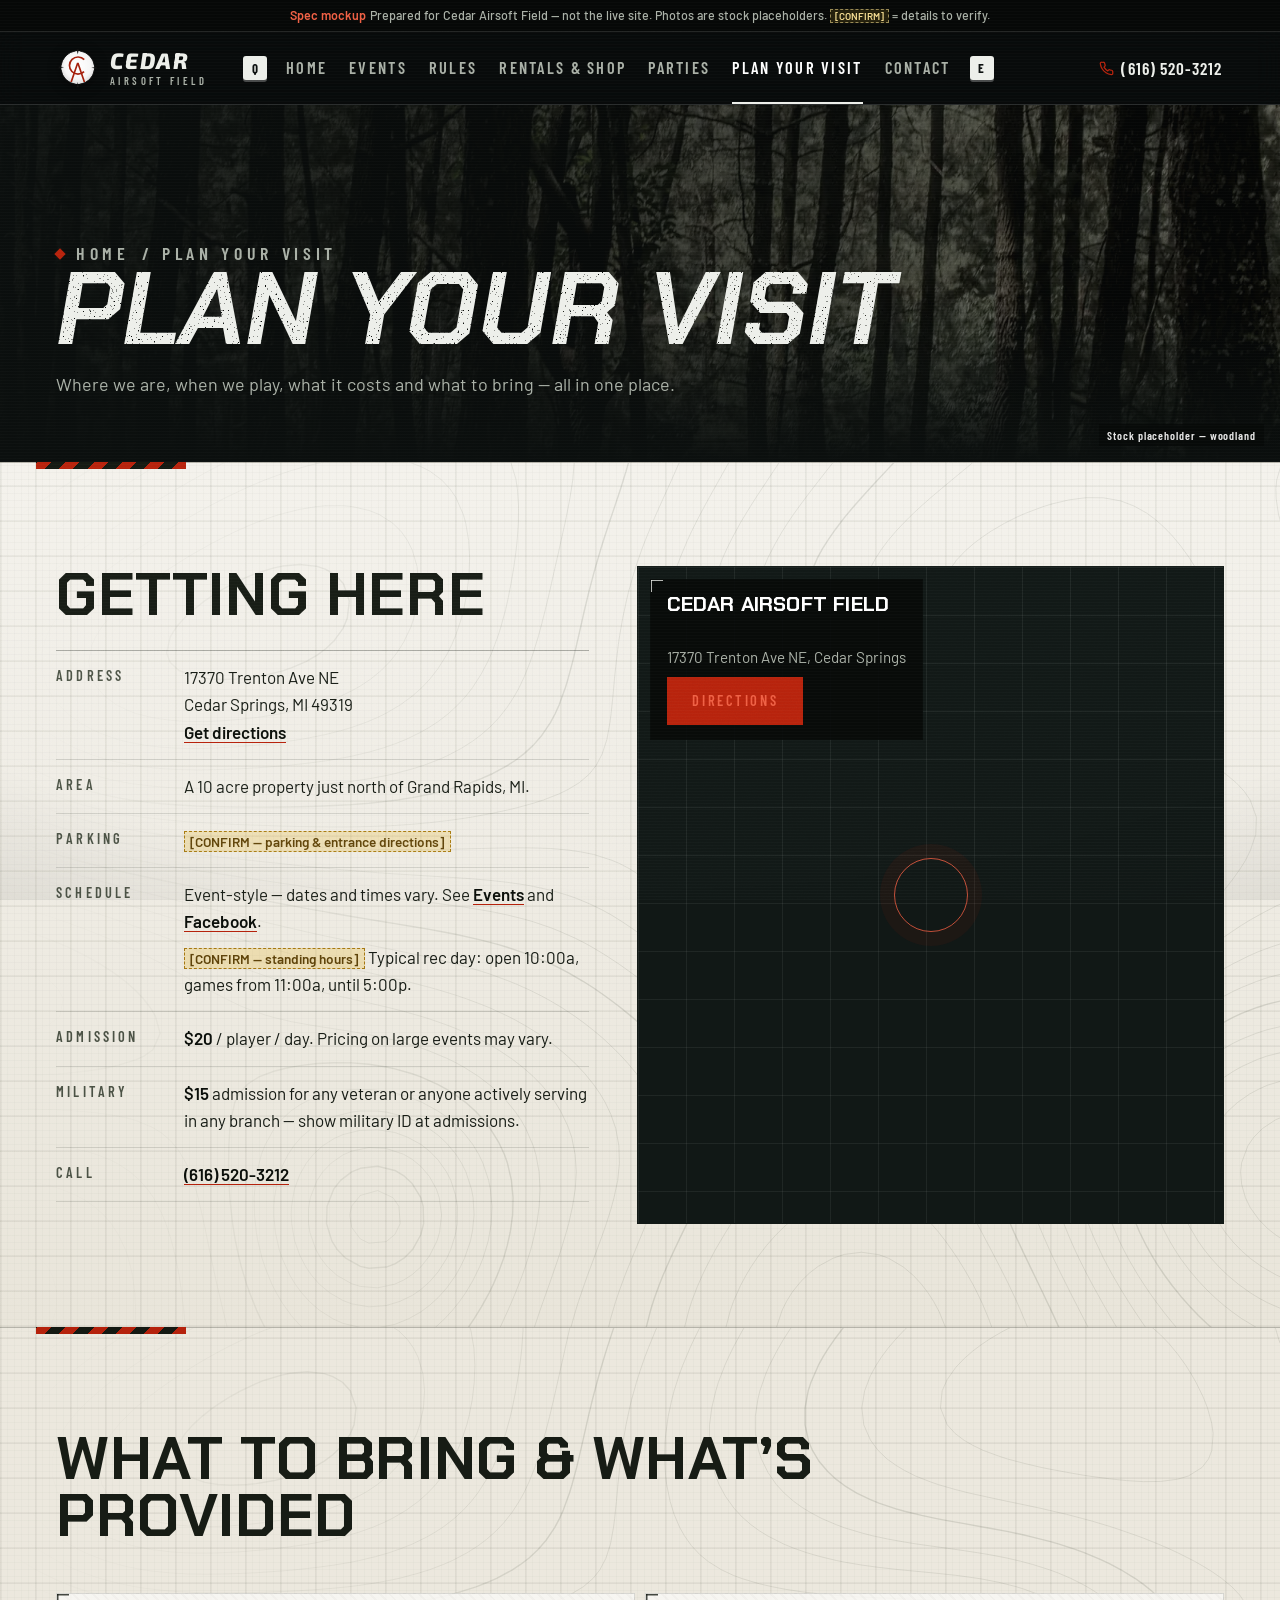
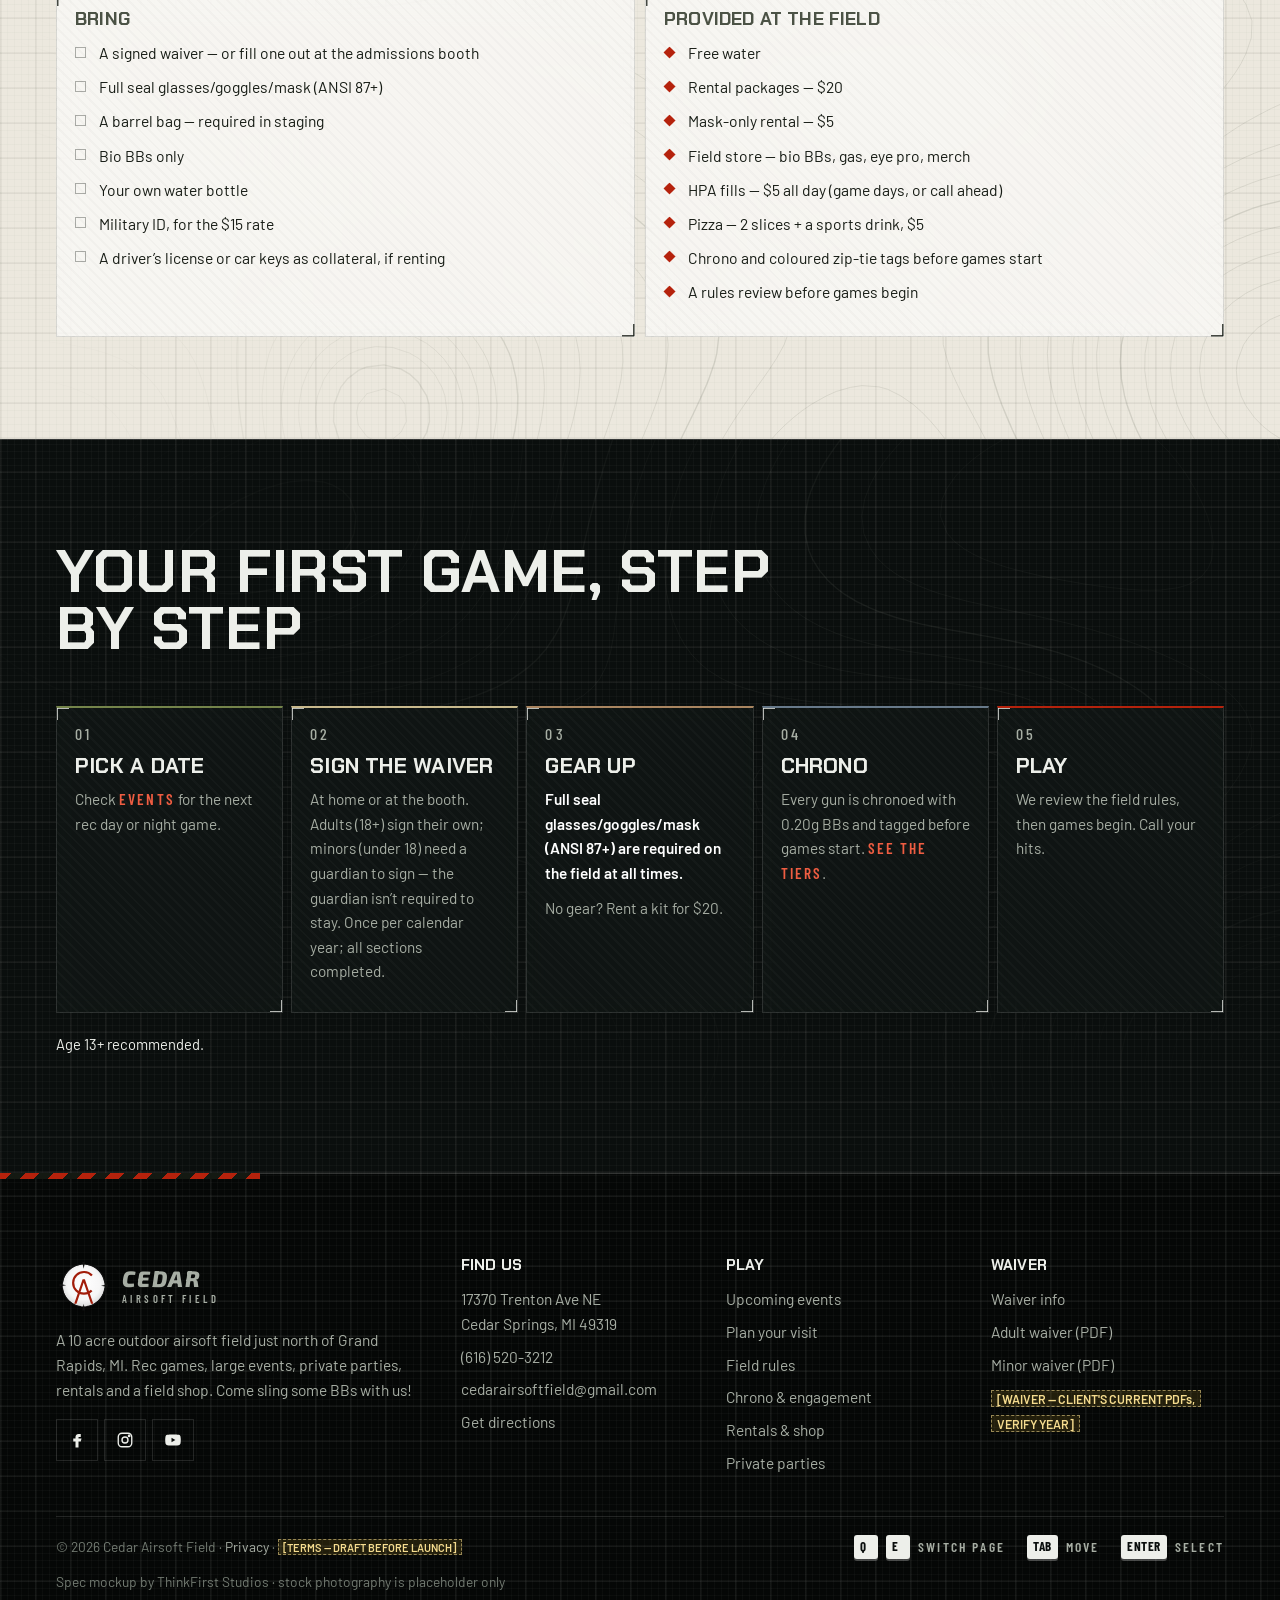
<file: plan-your-visit.html>
<!DOCTYPE html>
<html lang="en" class="no-js">
<head>
<meta charset="utf-8">
<meta name="viewport" content="width=device-width, initial-scale=1, viewport-fit=cover">
<!--
  SPEC MOCKUP — Cedar Airsoft Field. LEAD, NOT A CLIENT. Not signed, not deployed.
  Built by ThinkFirst Studios to pitch a restructure of cedarairsoftfield.com.
  All photography is royalty-free stock placeholder (Pexels) — never the field's own.
  [CONFIRM] / [PHASE 2] markers are deliberate and must stay visible until resolved.
-->
<title>Plan Your Visit — Cedar Airsoft Field</title>
<meta name="description" content="Plan your visit to Cedar Airsoft Field, 17370 Trenton Ave NE, Cedar Springs, MI: hours, $20 admission, what to bring, rentals and first-timer guide.">
<meta name="robots" content="noindex, nofollow">
<meta name="theme-color" content="#0a0e0d">
<meta property="og:title" content="Plan Your Visit — Cedar Airsoft Field">
<meta property="og:description" content="Plan your visit to Cedar Airsoft Field, 17370 Trenton Ave NE, Cedar Springs, MI: hours, $20 admission, what to bring, rentals and first-timer guide.">
<meta property="og:type" content="website">
<link rel="icon" href="assets/logo/cedar-logo.svg" type="image/svg+xml">
<link rel="preconnect" href="https://fonts.googleapis.com">
<link rel="preconnect" href="https://fonts.gstatic.com" crossorigin>
<link href="https://fonts.googleapis.com/css2?family=Barlow:wght@400;500;600;700&amp;family=Exo+2:ital,wght@1,800&amp;family=Barlow+Condensed:wght@500;600;700&amp;family=Chakra+Petch:ital,wght@0,600;0,700;1,700&amp;display=swap" rel="stylesheet">
<link rel="stylesheet" href="styles.css">
<script>document.documentElement.classList.remove('no-js')</script>
</head><body>
<a class="skip" href="#main">Skip to content</a>
<div class="mockup-flag" role="note"><strong>Spec mockup</strong>Prepared for Cedar Airsoft Field — not the live site. Photos are stock placeholders. <span class="ph">[CONFIRM]</span> = details to verify.</div>

<header class="site-header">
  <div class="wrap site-header__inner">
    <a class="brand" href="index.html" aria-label="Cedar Airsoft Field — home"><img class="brand__logo" src="assets/logo/cedar-logo.svg" alt="" width="44" height="44"><span class="brand__text"><span class="brand__name">Cedar</span><span class="brand__sub">Airsoft Field</span></span></a>
    <nav class="site-nav" id="site-nav" aria-label="Main">
      <span class="key nav-key" title="Press Q for the previous page" aria-hidden="true">Q</span>
      <ul>
        <li><a href="index.html">Home</a></li>
        <li><a href="events.html">Events</a></li>
        <li><a href="rules.html">Rules</a></li>
        <li><a href="rentals-shop.html">Rentals &amp; Shop</a></li>
        <li><a href="parties.html">Parties</a></li>
        <li><a href="plan-your-visit.html" aria-current="page">Plan Your Visit</a></li>
        <li><a href="contact.html">Contact</a></li>
      </ul>
      <span class="key nav-key" title="Press E for the next page" aria-hidden="true">E</span>
      <div class="site-nav__cta">
        <a class="btn" href="waiver.html">Sign the waiver</a>
        <a class="btn btn--ghost" href="tel:+16165203212"><svg viewBox="0 0 24 24" fill="none" stroke="currentColor" stroke-width="2" stroke-linecap="round" stroke-linejoin="round" aria-hidden="true"><path d="M22 16.9v3a2 2 0 0 1-2.2 2 19.8 19.8 0 0 1-8.6-3.1 19.5 19.5 0 0 1-6-6A19.8 19.8 0 0 1 2.1 4.2 2 2 0 0 1 4.1 2h3a2 2 0 0 1 2 1.7c.1.9.4 1.8.7 2.7a2 2 0 0 1-.5 2.1L8 9.8a16 16 0 0 0 6 6l1.3-1.3a2 2 0 0 1 2.1-.4c.9.3 1.8.6 2.7.7a2 2 0 0 1 1.7 2z"/></svg> Call (616) 520-3212</a>
      </div>
    </nav>
    <a class="header-phone" href="tel:+16165203212" aria-label="Call (616) 520-3212"><svg viewBox="0 0 24 24" fill="none" stroke="currentColor" stroke-width="2" stroke-linecap="round" stroke-linejoin="round" aria-hidden="true"><path d="M22 16.9v3a2 2 0 0 1-2.2 2 19.8 19.8 0 0 1-8.6-3.1 19.5 19.5 0 0 1-6-6A19.8 19.8 0 0 1 2.1 4.2 2 2 0 0 1 4.1 2h3a2 2 0 0 1 2 1.7c.1.9.4 1.8.7 2.7a2 2 0 0 1-.5 2.1L8 9.8a16 16 0 0 0 6 6l1.3-1.3a2 2 0 0 1 2.1-.4c.9.3 1.8.6 2.7.7a2 2 0 0 1 1.7 2z"/></svg><span>(616) 520-3212</span></a>
    <a class="btn header-cta" href="waiver.html">Sign the waiver</a>
    <button class="nav-toggle" type="button" aria-controls="site-nav" aria-expanded="false" aria-label="Open menu"><span class="nav-toggle__bars"></span></button>
  </div>
</header>
<section class="page-hero">
  <div class="page-hero__media"><img src="assets/img/PLACEHOLDER-trail-wide.webp" alt="A forest trail between pines" width="1600" height="720" fetchpriority="high"></div><span class="hero__ph">Stock placeholder — woodland</span>
  <div class="wrap">
    <p class="crumbs"><a href="index.html">Home</a> / Plan your visit</p>
    <h1>Plan your visit</h1>
    <p>Where we are, when we play, what it costs and what to bring &mdash; all in one place.</p>
  </div>
</section>
<main id="main">
<section class="section section--bone">
  <div class="wrap visit">
    <div class="reveal">
      <h2>Getting here</h2>
      <ul class="info-list">
        <li><span class="k">Address</span><span class="v">17370 Trenton Ave NE<br>Cedar Springs, MI 49319<br><a href="https://www.google.com/maps/dir/?api=1&destination=17370+Trenton+Ave+NE,+Cedar+Springs,+MI+49319" rel="noopener">Get directions</a></span></li>
        <li><span class="k">Area</span><span class="v">A 10 acre property just north of Grand Rapids, MI.</span></li>
        <li><span class="k">Parking</span><span class="v"><span class="ph">[CONFIRM — parking &amp; entrance directions]</span></span></li>
        <li><span class="k">Schedule</span><span class="v">Event-style &mdash; dates and times vary. See <a href="events.html">Events</a> and <a href="https://www.facebook.com/CedarAirsoftField" rel="noopener">Facebook</a>.<span class="ph-block"><span class="ph">[CONFIRM — standing hours]</span> Typical rec day: open 10:00a, games from 11:00a, until 5:00p.</span></span></li>
        <li><span class="k">Admission</span><span class="v"><strong>$20</strong> / player / day. Pricing on large events may vary.</span></li>
        <li><span class="k">Military</span><span class="v"><strong>$15</strong> admission for any veteran or anyone actively serving in any branch &mdash; show military ID at admissions.</span></li>
        <li><span class="k">Call</span><span class="v"><a href="tel:+16165203212">(616) 520-3212</a></span></li>
      </ul>
    </div>
    <div class="map reveal" style="min-height:420px">
      <iframe title="Map to Cedar Airsoft Field" src="https://www.google.com/maps?q=17370+Trenton+Ave+NE,+Cedar+Springs,+MI+49319&output=embed" loading="lazy" referrerpolicy="no-referrer-when-downgrade"></iframe>
      <div class="map__card"><span><strong>Cedar Airsoft Field</strong><br>17370 Trenton Ave NE, Cedar Springs</span><a class="btn" href="https://www.google.com/maps/dir/?api=1&destination=17370+Trenton+Ave+NE,+Cedar+Springs,+MI+49319" rel="noopener">Directions</a></div>
    </div>
  </div>
</section>

<section class="section section--paper">
  <div class="wrap">
    <div class="section-head"><h2>What to bring &amp; what&rsquo;s provided</h2></div>
    <div class="checklists" data-stagger>
      <div class="checklist">
        <h3>Bring</h3>
        <ul>
          <li>A signed waiver &mdash; or fill one out at the admissions booth</li>
          <li>Full seal glasses/goggles/mask (ANSI 87+)</li>
          <li>A barrel bag &mdash; required in staging</li>
          <li>Bio BBs only</li>
          <li>Your own water bottle</li>
          <li>Military ID, for the $15 rate</li>
          <li>A driver&rsquo;s license or car keys as collateral, if renting</li>
        </ul>
      </div>
      <div class="checklist checklist--provided">
        <h3>Provided at the field</h3>
        <ul>
          <li>Free water</li>
          <li>Rental packages &mdash; $20</li>
          <li>Mask-only rental &mdash; $5</li>
          <li>Field store &mdash; bio BBs, gas, eye pro, merch</li>
          <li>HPA fills &mdash; $5 all day (game days, or call ahead)</li>
          <li>Pizza &mdash; 2 slices + a sports drink, $5</li>
          <li>Chrono and coloured zip-tie tags before games start</li>
          <li>A rules review before games begin</li>
        </ul>
      </div>
    </div>
  </div>
</section>

<section class="section section--dark">
  <div class="wrap">
    <div class="section-head"><h2>Your first game, step by step</h2></div>
    <ol class="steps" data-stagger>
      <li class="step"><h3>Pick a date</h3><p>Check <a href="events.html">Events</a> for the next rec day or night game.</p></li>
      <li class="step"><h3>Sign the waiver</h3><p>At home or at the booth. Adults (18+) sign their own; minors (under 18) need a guardian to sign &mdash; the guardian isn&rsquo;t required to stay. Once per calendar year; all sections completed.</p></li>
      <li class="step"><h3>Gear up</h3><p class="verbatim">Full seal glasses/goggles/mask (ANSI 87+) are required on the field at all times.</p><p>No gear? Rent a kit for $20.</p></li>
      <li class="step"><h3>Chrono</h3><p>Every gun is chronoed with 0.20g BBs and tagged before games start. <a href="rules.html#engagement">See the tiers</a>.</p></li>
      <li class="step"><h3>Play</h3><p>We review the field rules, then games begin. Call your hits.</p></li>
    </ol>
    <p class="small" style="margin-top:20px"><span class="verbatim">Age 13+ recommended.</span></p>
  </div>
</section>
</main>

<footer class="site-footer">
  <div class="wrap">
    <div class="footer-grid">
      <div class="footer-brand">
        <a class="brand" href="index.html" aria-label="Cedar Airsoft Field — home"><img class="brand__logo" src="assets/logo/cedar-logo.svg" alt="" width="44" height="44"><span class="brand__text"><span class="brand__name">Cedar</span><span class="brand__sub">Airsoft Field</span></span></a>
        <p>A 10 acre outdoor airsoft field just north of Grand Rapids, MI. Rec games, large events, private parties, rentals and a field shop. Come sling some BBs with us!</p>
        <div class="socials">
          <a href="https://www.facebook.com/CedarAirsoftField" aria-label="Cedar Airsoft Field on Facebook" rel="noopener"><svg viewBox="0 0 24 24" fill="currentColor" aria-hidden="true"><path d="M14 8h3V4h-3c-2.8 0-4 1.7-4 4.3V10H7v4h3v8h4v-8h3l1-4h-4V8.6c0-.4.2-.6.6-.6z"/></svg></a>
          <a href="https://www.instagram.com/cedarairsoft/" aria-label="Cedar Airsoft on Instagram" rel="noopener"><svg viewBox="0 0 24 24" fill="none" stroke="currentColor" stroke-width="1.8" aria-hidden="true"><rect x="3" y="3" width="18" height="18" rx="5"/><circle cx="12" cy="12" r="4"/><circle cx="17.5" cy="6.5" r="1" fill="currentColor"/></svg></a>
          <a href="https://www.youtube.com/channel/UCL5Nqz78FYM2UR3WV9ELx0w" aria-label="Cedar Airsoft Field on YouTube" rel="noopener"><svg viewBox="0 0 24 24" fill="currentColor" aria-hidden="true"><path d="M22 7.2a3 3 0 0 0-2.1-2.1C18 4.6 12 4.6 12 4.6s-6 0-7.9.5A3 3 0 0 0 2 7.2 31 31 0 0 0 1.6 12 31 31 0 0 0 2 16.8a3 3 0 0 0 2.1 2.1c1.9.5 7.9.5 7.9.5s6 0 7.9-.5a3 3 0 0 0 2.1-2.1 31 31 0 0 0 .4-4.8 31 31 0 0 0-.4-4.8zM10 15.1V8.9l5.2 3.1z"/></svg></a>
        </div>
      </div>
      <div>
        <h2>Find us</h2>
        <ul>
          <li>17370 Trenton Ave NE<br>Cedar Springs, MI 49319</li>
          <li><a href="tel:+16165203212">(616) 520-3212</a></li>
          <li><a href="mailto:cedarairsoftfield@gmail.com">cedarairsoftfield@gmail.com</a></li>
          <li><a href="https://www.google.com/maps/dir/?api=1&destination=17370+Trenton+Ave+NE,+Cedar+Springs,+MI+49319" rel="noopener">Get directions</a></li>
        </ul>
      </div>
      <div>
        <h2>Play</h2>
        <ul>
          <li><a href="events.html">Upcoming events</a></li>
          <li><a href="plan-your-visit.html">Plan your visit</a></li>
          <li><a href="rules.html">Field rules</a></li>
          <li><a href="rules.html#engagement">Chrono &amp; engagement</a></li>
          <li><a href="rentals-shop.html">Rentals &amp; shop</a></li>
          <li><a href="parties.html">Private parties</a></li>
        </ul>
      </div>
      <div>
        <h2>Waiver</h2>
        <ul>
          <li><a href="waiver.html">Waiver info</a></li>
          <li><a href="https://www.cedarairsoftfield.com/s/1st-Adult-Waiver-Website-2026.pdf" rel="noopener">Adult waiver (PDF)</a></li>
          <li><a href="https://www.cedarairsoftfield.com/s/1st-Minor-Waiver-Website-2026.pdf" rel="noopener">Minor waiver (PDF)</a></li>
          <li><span class="ph">[WAIVER — CLIENT'S CURRENT PDFs, VERIFY YEAR]</span></li>
        </ul>
      </div>
    </div>
    <div class="footer-base">
      <span>&copy; <span data-year>2026</span> Cedar Airsoft Field &middot; <a href="privacy.html">Privacy</a> &middot; <span class="ph">[TERMS — DRAFT BEFORE LAUNCH]</span></span>
      <span class="hints" aria-hidden="true"><span><span class="key">Q</span><span class="key">E</span> Switch page</span><span><span class="key">Tab</span> Move</span><span><span class="key">Enter</span> Select</span></span>
      <span>Spec mockup by ThinkFirst Studios &middot; stock photography is placeholder only</span>
    </div>
  </div>
</footer>

<div class="mobile-bar" aria-label="Quick actions">
  <a class="btn btn--ghost" href="events.html"><svg viewBox="0 0 24 24" fill="none" stroke="currentColor" stroke-width="1.8" stroke-linecap="round" stroke-linejoin="round" aria-hidden="true"><rect x="3" y="4" width="18" height="18" rx="2"/><path d="M16 2v4M8 2v4M3 10h18"/></svg> Events</a>
  <a class="btn" href="waiver.html"><svg viewBox="0 0 24 24" fill="none" stroke="currentColor" stroke-width="1.8" stroke-linecap="round" stroke-linejoin="round" aria-hidden="true"><path d="M14 2H6a2 2 0 0 0-2 2v16a2 2 0 0 0 2 2h12a2 2 0 0 0 2-2V8z"/><path d="M14 2v6h6M8 13h8M8 17h5"/></svg> Waiver</a>
</div>

<script src="script.js" defer></script>
</body>
</html>
</file>
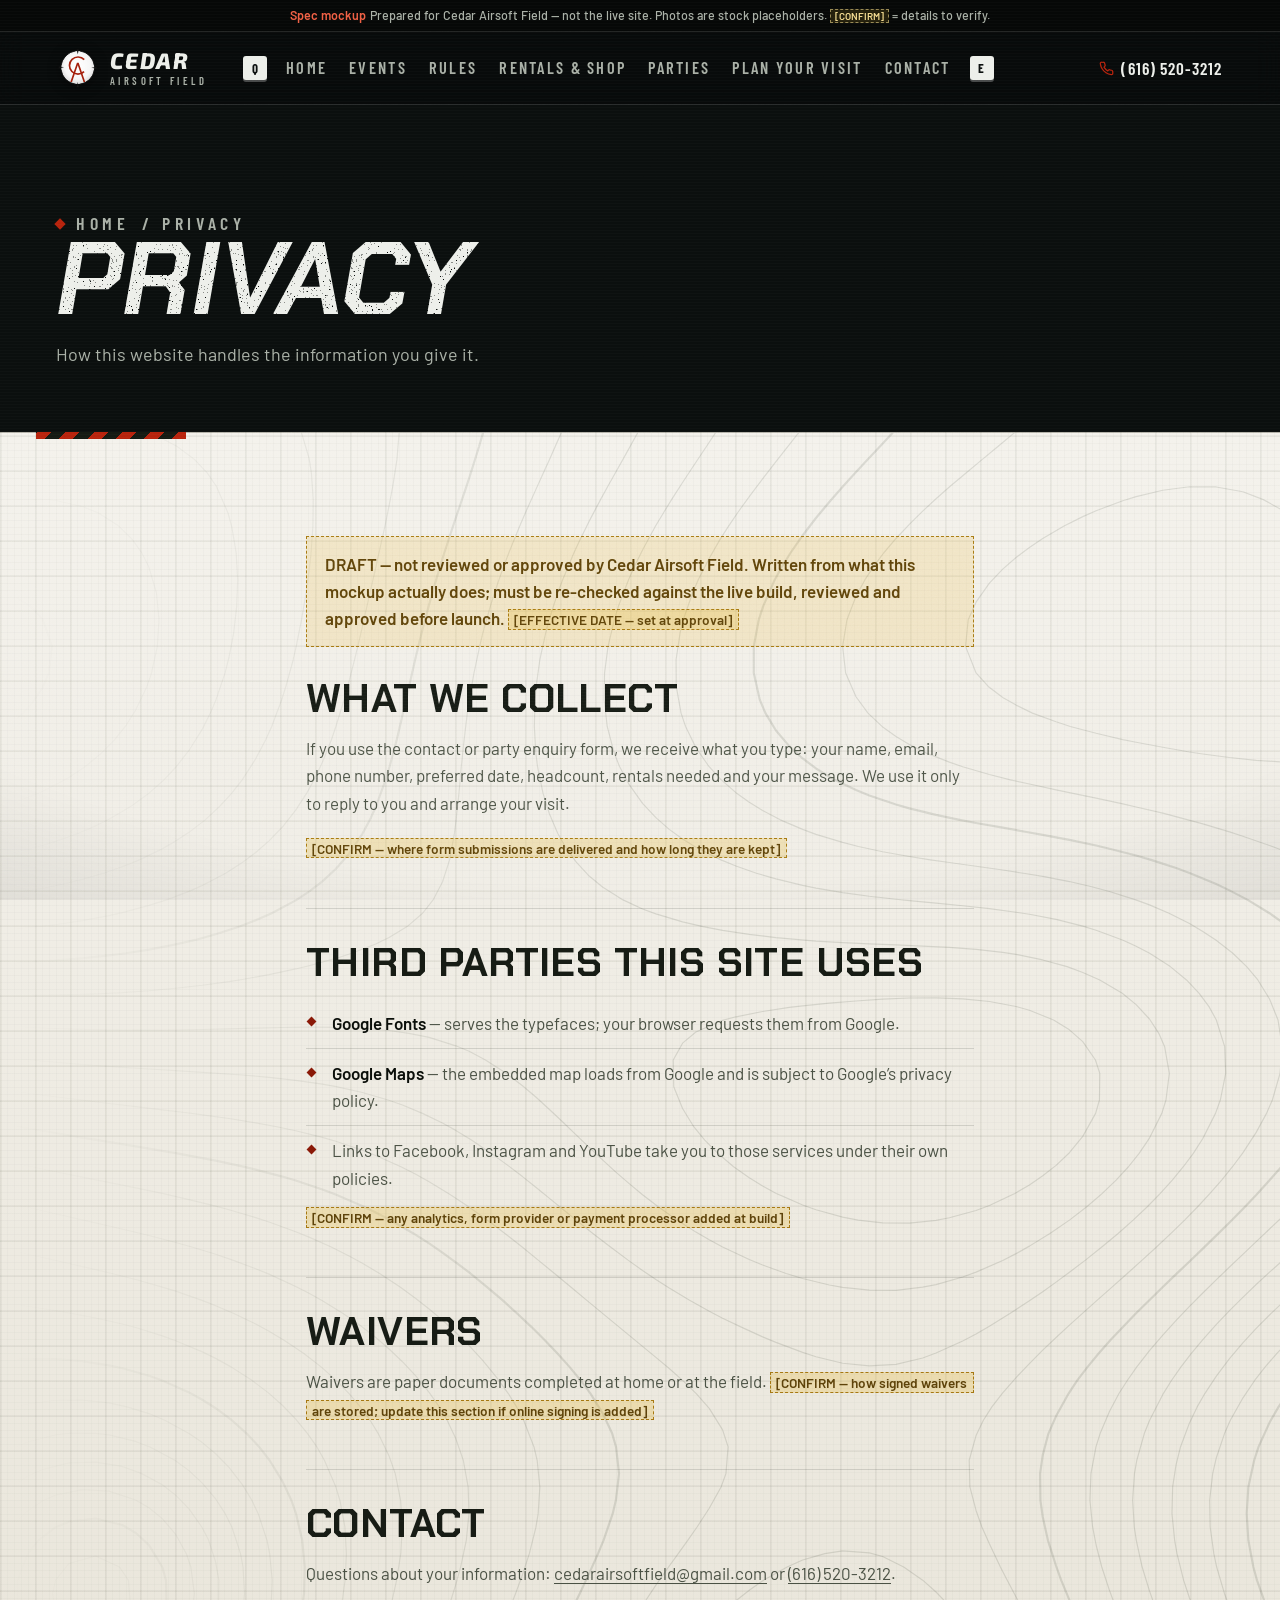
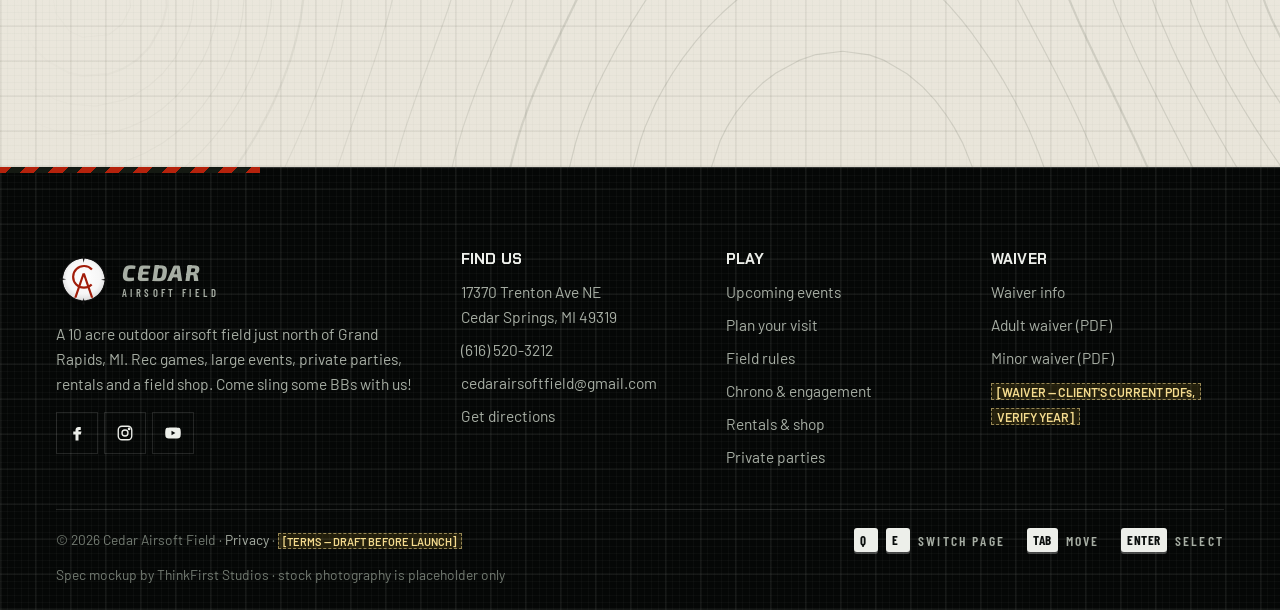
<file: privacy.html>
<!DOCTYPE html>
<html lang="en" class="no-js">
<head>
<meta charset="utf-8">
<meta name="viewport" content="width=device-width, initial-scale=1, viewport-fit=cover">
<!--
  SPEC MOCKUP — Cedar Airsoft Field. LEAD, NOT A CLIENT. Not signed, not deployed.
  Built by ThinkFirst Studios to pitch a restructure of cedarairsoftfield.com.
  All photography is royalty-free stock placeholder (Pexels) — never the field's own.
  [CONFIRM] / [PHASE 2] markers are deliberate and must stay visible until resolved.
-->
<title>Privacy — Cedar Airsoft Field</title>
<meta name="description" content="Privacy policy for the Cedar Airsoft Field website (draft).">
<meta name="robots" content="noindex, nofollow">
<meta name="theme-color" content="#0a0e0d">
<meta property="og:title" content="Privacy — Cedar Airsoft Field">
<meta property="og:description" content="Privacy policy for the Cedar Airsoft Field website (draft).">
<meta property="og:type" content="website">
<link rel="icon" href="assets/logo/cedar-logo.svg" type="image/svg+xml">
<link rel="preconnect" href="https://fonts.googleapis.com">
<link rel="preconnect" href="https://fonts.gstatic.com" crossorigin>
<link href="https://fonts.googleapis.com/css2?family=Barlow:wght@400;500;600;700&amp;family=Exo+2:ital,wght@1,800&amp;family=Barlow+Condensed:wght@500;600;700&amp;family=Chakra+Petch:ital,wght@0,600;0,700;1,700&amp;display=swap" rel="stylesheet">
<link rel="stylesheet" href="styles.css">
<script>document.documentElement.classList.remove('no-js')</script>
</head><body>
<a class="skip" href="#main">Skip to content</a>
<div class="mockup-flag" role="note"><strong>Spec mockup</strong>Prepared for Cedar Airsoft Field — not the live site. Photos are stock placeholders. <span class="ph">[CONFIRM]</span> = details to verify.</div>

<header class="site-header">
  <div class="wrap site-header__inner">
    <a class="brand" href="index.html" aria-label="Cedar Airsoft Field — home"><img class="brand__logo" src="assets/logo/cedar-logo.svg" alt="" width="44" height="44"><span class="brand__text"><span class="brand__name">Cedar</span><span class="brand__sub">Airsoft Field</span></span></a>
    <nav class="site-nav" id="site-nav" aria-label="Main">
      <span class="key nav-key" title="Press Q for the previous page" aria-hidden="true">Q</span>
      <ul>
        <li><a href="index.html">Home</a></li>
        <li><a href="events.html">Events</a></li>
        <li><a href="rules.html">Rules</a></li>
        <li><a href="rentals-shop.html">Rentals &amp; Shop</a></li>
        <li><a href="parties.html">Parties</a></li>
        <li><a href="plan-your-visit.html">Plan Your Visit</a></li>
        <li><a href="contact.html">Contact</a></li>
      </ul>
      <span class="key nav-key" title="Press E for the next page" aria-hidden="true">E</span>
      <div class="site-nav__cta">
        <a class="btn" href="waiver.html">Sign the waiver</a>
        <a class="btn btn--ghost" href="tel:+16165203212"><svg viewBox="0 0 24 24" fill="none" stroke="currentColor" stroke-width="2" stroke-linecap="round" stroke-linejoin="round" aria-hidden="true"><path d="M22 16.9v3a2 2 0 0 1-2.2 2 19.8 19.8 0 0 1-8.6-3.1 19.5 19.5 0 0 1-6-6A19.8 19.8 0 0 1 2.1 4.2 2 2 0 0 1 4.1 2h3a2 2 0 0 1 2 1.7c.1.9.4 1.8.7 2.7a2 2 0 0 1-.5 2.1L8 9.8a16 16 0 0 0 6 6l1.3-1.3a2 2 0 0 1 2.1-.4c.9.3 1.8.6 2.7.7a2 2 0 0 1 1.7 2z"/></svg> Call (616) 520-3212</a>
      </div>
    </nav>
    <a class="header-phone" href="tel:+16165203212" aria-label="Call (616) 520-3212"><svg viewBox="0 0 24 24" fill="none" stroke="currentColor" stroke-width="2" stroke-linecap="round" stroke-linejoin="round" aria-hidden="true"><path d="M22 16.9v3a2 2 0 0 1-2.2 2 19.8 19.8 0 0 1-8.6-3.1 19.5 19.5 0 0 1-6-6A19.8 19.8 0 0 1 2.1 4.2 2 2 0 0 1 4.1 2h3a2 2 0 0 1 2 1.7c.1.9.4 1.8.7 2.7a2 2 0 0 1-.5 2.1L8 9.8a16 16 0 0 0 6 6l1.3-1.3a2 2 0 0 1 2.1-.4c.9.3 1.8.6 2.7.7a2 2 0 0 1 1.7 2z"/></svg><span>(616) 520-3212</span></a>
    <a class="btn header-cta" href="waiver.html">Sign the waiver</a>
    <button class="nav-toggle" type="button" aria-controls="site-nav" aria-expanded="false" aria-label="Open menu"><span class="nav-toggle__bars"></span></button>
  </div>
</header>
<section class="page-hero page-hero--plain">
  
  <div class="wrap">
    <p class="crumbs"><a href="index.html">Home</a> / Privacy</p>
    <h1>Privacy</h1>
    <p>How this website handles the information you give it.</p>
  </div>
</section>
<main id="main">
<section class="section section--bone">
  <div class="wrap prose">
    <div class="draft-banner">DRAFT &mdash; not reviewed or approved by Cedar Airsoft Field. Written from what this mockup actually does; must be re-checked against the live build, reviewed and approved before launch. <span class="ph">[EFFECTIVE DATE — set at approval]</span></div>
    <section>
      <h2>What we collect</h2>
      <p>If you use the contact or party enquiry form, we receive what you type: your name, email, phone number, preferred date, headcount, rentals needed and your message. We use it only to reply to you and arrange your visit.</p>
      <p><span class="ph">[CONFIRM — where form submissions are delivered and how long they are kept]</span></p>
    </section>
    <section>
      <h2>Third parties this site uses</h2>
      <ul class="rule-list">
        <li><strong>Google Fonts</strong> &mdash; serves the typefaces; your browser requests them from Google.</li>
        <li><strong>Google Maps</strong> &mdash; the embedded map loads from Google and is subject to Google&rsquo;s privacy policy.</li>
        <li>Links to Facebook, Instagram and YouTube take you to those services under their own policies.</li>
      </ul>
      <p><span class="ph">[CONFIRM — any analytics, form provider or payment processor added at build]</span></p>
    </section>
    <section>
      <h2>Waivers</h2>
      <p>Waivers are paper documents completed at home or at the field. <span class="ph">[CONFIRM — how signed waivers are stored; update this section if online signing is added]</span></p>
    </section>
    <section>
      <h2>Contact</h2>
      <p>Questions about your information: <a href="mailto:cedarairsoftfield@gmail.com">cedarairsoftfield@gmail.com</a> or <a href="tel:+16165203212">(616) 520-3212</a>.</p>
    </section>
  </div>
</section>
</main>

<footer class="site-footer">
  <div class="wrap">
    <div class="footer-grid">
      <div class="footer-brand">
        <a class="brand" href="index.html" aria-label="Cedar Airsoft Field — home"><img class="brand__logo" src="assets/logo/cedar-logo.svg" alt="" width="44" height="44"><span class="brand__text"><span class="brand__name">Cedar</span><span class="brand__sub">Airsoft Field</span></span></a>
        <p>A 10 acre outdoor airsoft field just north of Grand Rapids, MI. Rec games, large events, private parties, rentals and a field shop. Come sling some BBs with us!</p>
        <div class="socials">
          <a href="https://www.facebook.com/CedarAirsoftField" aria-label="Cedar Airsoft Field on Facebook" rel="noopener"><svg viewBox="0 0 24 24" fill="currentColor" aria-hidden="true"><path d="M14 8h3V4h-3c-2.8 0-4 1.7-4 4.3V10H7v4h3v8h4v-8h3l1-4h-4V8.6c0-.4.2-.6.6-.6z"/></svg></a>
          <a href="https://www.instagram.com/cedarairsoft/" aria-label="Cedar Airsoft on Instagram" rel="noopener"><svg viewBox="0 0 24 24" fill="none" stroke="currentColor" stroke-width="1.8" aria-hidden="true"><rect x="3" y="3" width="18" height="18" rx="5"/><circle cx="12" cy="12" r="4"/><circle cx="17.5" cy="6.5" r="1" fill="currentColor"/></svg></a>
          <a href="https://www.youtube.com/channel/UCL5Nqz78FYM2UR3WV9ELx0w" aria-label="Cedar Airsoft Field on YouTube" rel="noopener"><svg viewBox="0 0 24 24" fill="currentColor" aria-hidden="true"><path d="M22 7.2a3 3 0 0 0-2.1-2.1C18 4.6 12 4.6 12 4.6s-6 0-7.9.5A3 3 0 0 0 2 7.2 31 31 0 0 0 1.6 12 31 31 0 0 0 2 16.8a3 3 0 0 0 2.1 2.1c1.9.5 7.9.5 7.9.5s6 0 7.9-.5a3 3 0 0 0 2.1-2.1 31 31 0 0 0 .4-4.8 31 31 0 0 0-.4-4.8zM10 15.1V8.9l5.2 3.1z"/></svg></a>
        </div>
      </div>
      <div>
        <h2>Find us</h2>
        <ul>
          <li>17370 Trenton Ave NE<br>Cedar Springs, MI 49319</li>
          <li><a href="tel:+16165203212">(616) 520-3212</a></li>
          <li><a href="mailto:cedarairsoftfield@gmail.com">cedarairsoftfield@gmail.com</a></li>
          <li><a href="https://www.google.com/maps/dir/?api=1&destination=17370+Trenton+Ave+NE,+Cedar+Springs,+MI+49319" rel="noopener">Get directions</a></li>
        </ul>
      </div>
      <div>
        <h2>Play</h2>
        <ul>
          <li><a href="events.html">Upcoming events</a></li>
          <li><a href="plan-your-visit.html">Plan your visit</a></li>
          <li><a href="rules.html">Field rules</a></li>
          <li><a href="rules.html#engagement">Chrono &amp; engagement</a></li>
          <li><a href="rentals-shop.html">Rentals &amp; shop</a></li>
          <li><a href="parties.html">Private parties</a></li>
        </ul>
      </div>
      <div>
        <h2>Waiver</h2>
        <ul>
          <li><a href="waiver.html">Waiver info</a></li>
          <li><a href="https://www.cedarairsoftfield.com/s/1st-Adult-Waiver-Website-2026.pdf" rel="noopener">Adult waiver (PDF)</a></li>
          <li><a href="https://www.cedarairsoftfield.com/s/1st-Minor-Waiver-Website-2026.pdf" rel="noopener">Minor waiver (PDF)</a></li>
          <li><span class="ph">[WAIVER — CLIENT'S CURRENT PDFs, VERIFY YEAR]</span></li>
        </ul>
      </div>
    </div>
    <div class="footer-base">
      <span>&copy; <span data-year>2026</span> Cedar Airsoft Field &middot; <a href="privacy.html">Privacy</a> &middot; <span class="ph">[TERMS — DRAFT BEFORE LAUNCH]</span></span>
      <span class="hints" aria-hidden="true"><span><span class="key">Q</span><span class="key">E</span> Switch page</span><span><span class="key">Tab</span> Move</span><span><span class="key">Enter</span> Select</span></span>
      <span>Spec mockup by ThinkFirst Studios &middot; stock photography is placeholder only</span>
    </div>
  </div>
</footer>

<div class="mobile-bar" aria-label="Quick actions">
  <a class="btn btn--ghost" href="events.html"><svg viewBox="0 0 24 24" fill="none" stroke="currentColor" stroke-width="1.8" stroke-linecap="round" stroke-linejoin="round" aria-hidden="true"><rect x="3" y="4" width="18" height="18" rx="2"/><path d="M16 2v4M8 2v4M3 10h18"/></svg> Events</a>
  <a class="btn" href="waiver.html"><svg viewBox="0 0 24 24" fill="none" stroke="currentColor" stroke-width="1.8" stroke-linecap="round" stroke-linejoin="round" aria-hidden="true"><path d="M14 2H6a2 2 0 0 0-2 2v16a2 2 0 0 0 2 2h12a2 2 0 0 0 2-2V8z"/><path d="M14 2v6h6M8 13h8M8 17h5"/></svg> Waiver</a>
</div>

<script src="script.js" defer></script>
</body>
</html>
</file>
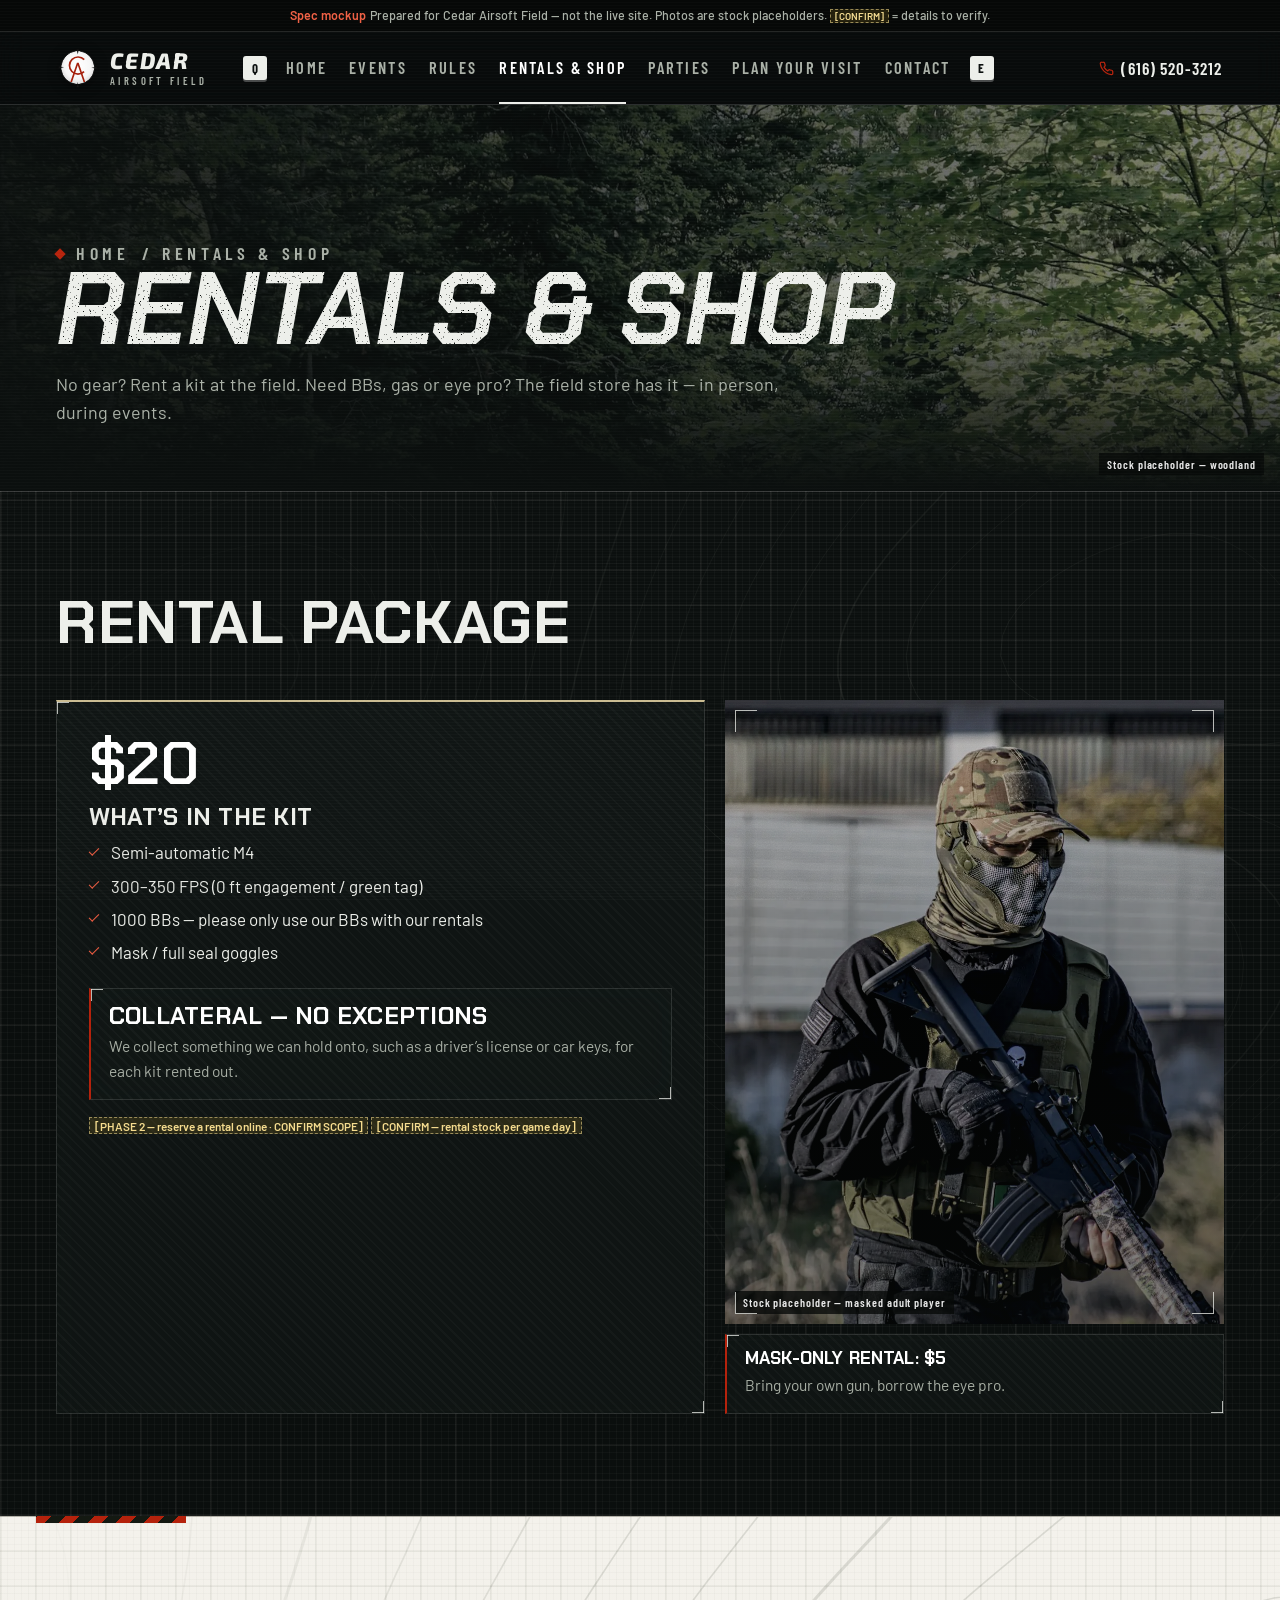
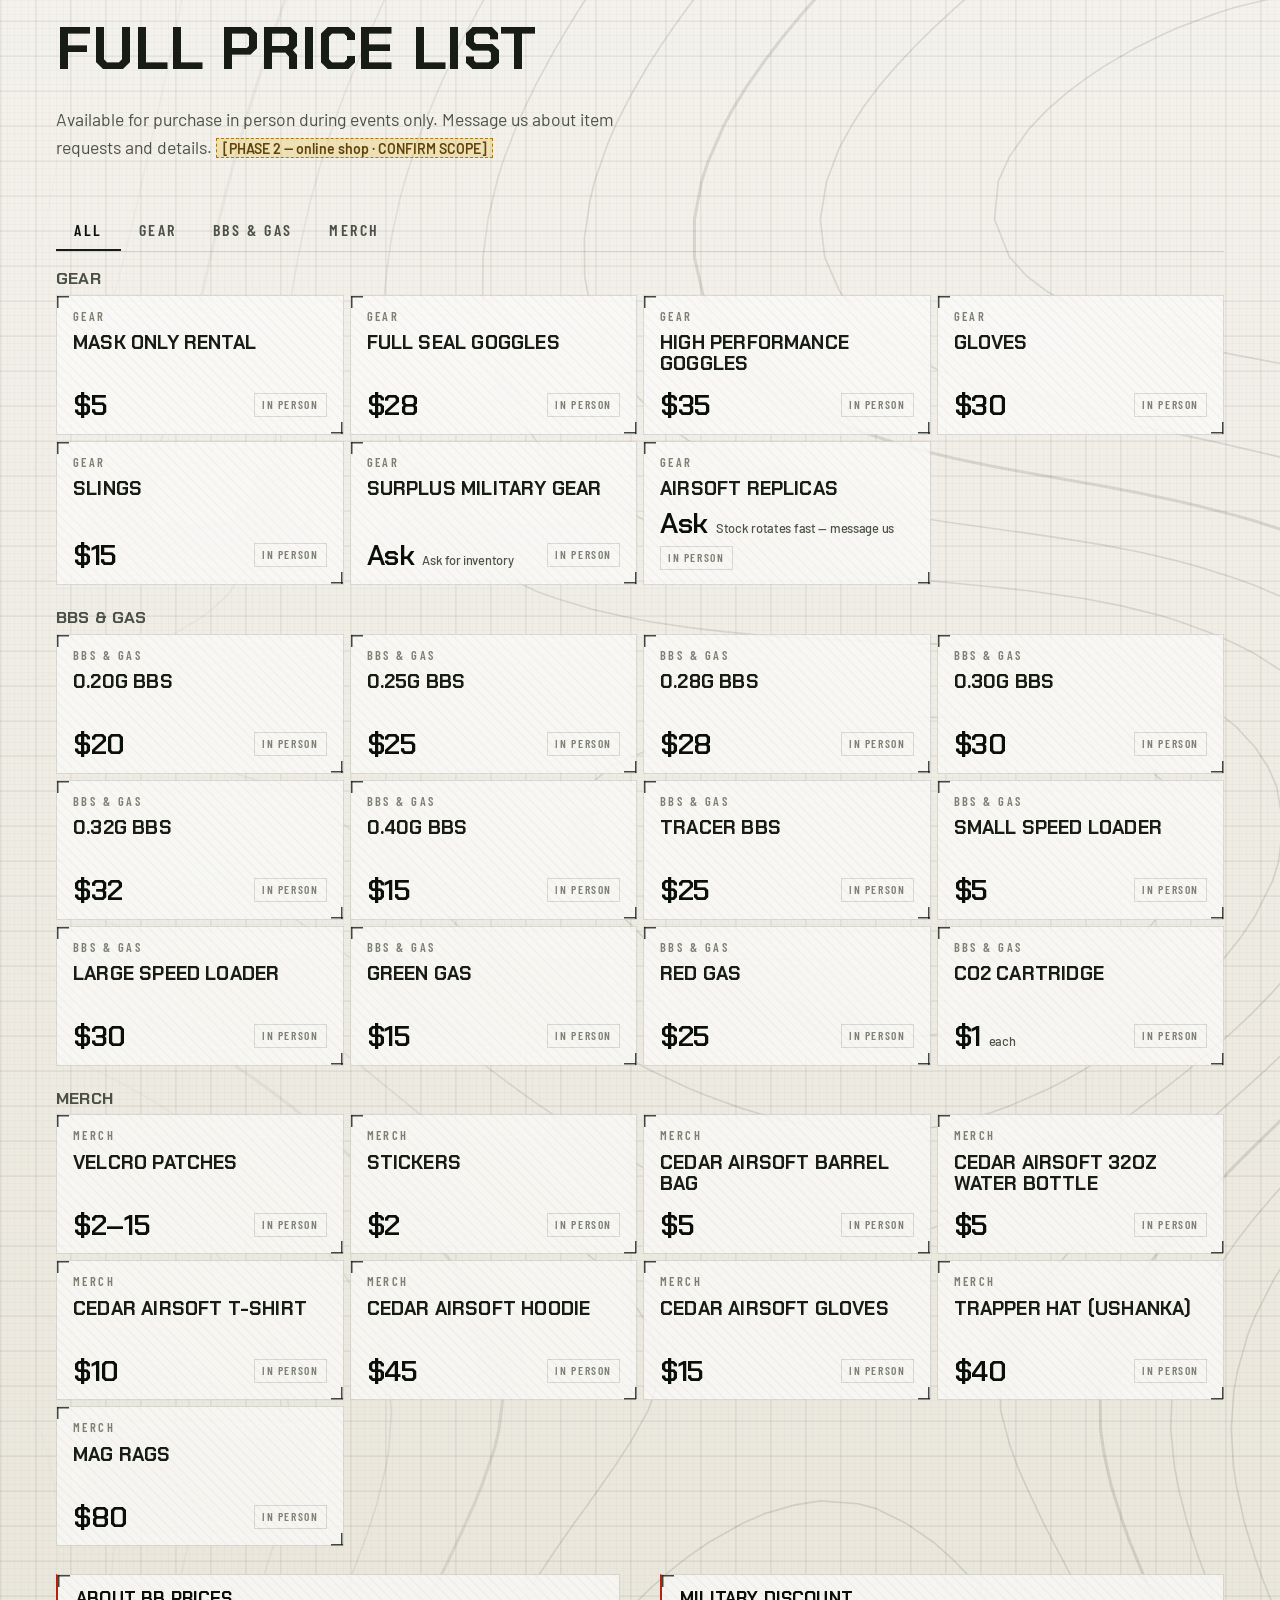
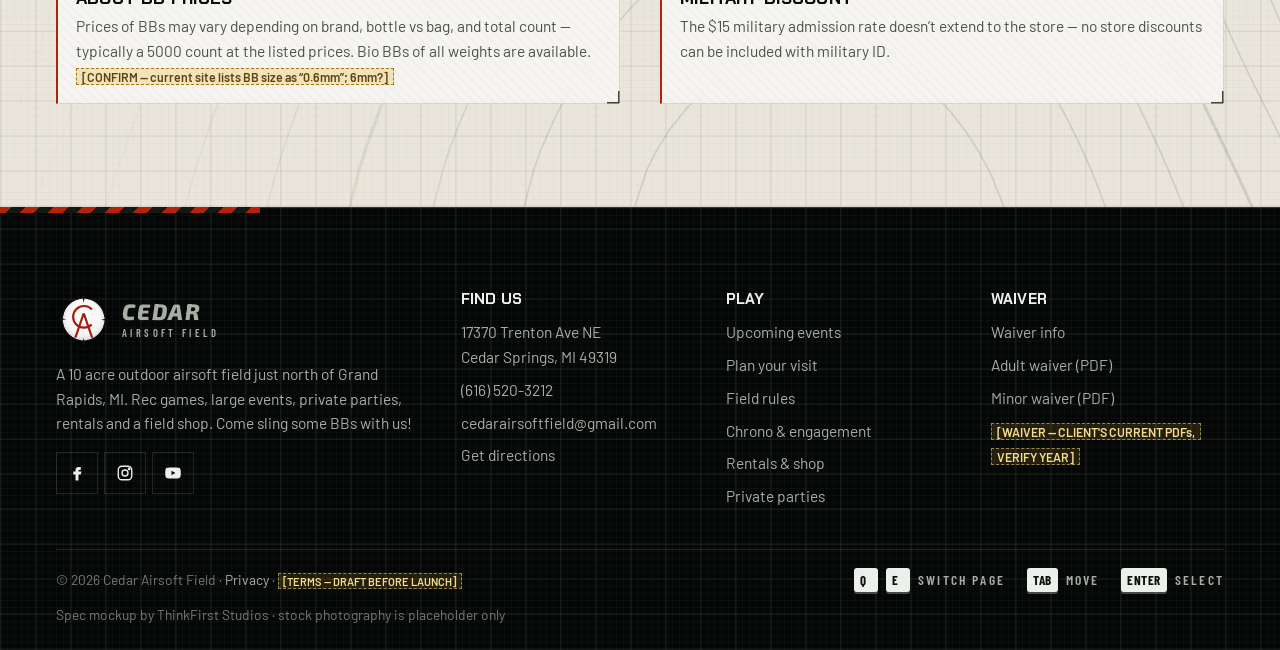
<file: rentals-shop.html>
<!DOCTYPE html>
<html lang="en" class="no-js">
<head>
<meta charset="utf-8">
<meta name="viewport" content="width=device-width, initial-scale=1, viewport-fit=cover">
<!--
  SPEC MOCKUP — Cedar Airsoft Field. LEAD, NOT A CLIENT. Not signed, not deployed.
  Built by ThinkFirst Studios to pitch a restructure of cedarairsoftfield.com.
  All photography is royalty-free stock placeholder (Pexels) — never the field's own.
  [CONFIRM] / [PHASE 2] markers are deliberate and must stay visible until resolved.
-->
<title>Rentals & Shop — Cedar Airsoft Field</title>
<meta name="description" content="Rent a full airsoft kit for $20 at Cedar Airsoft Field: semi-auto M4, 1000 BBs and eye pro. Full field shop price list for BBs, gas, gear and merch.">
<meta name="robots" content="noindex, nofollow">
<meta name="theme-color" content="#0a0e0d">
<meta property="og:title" content="Rentals & Shop — Cedar Airsoft Field">
<meta property="og:description" content="Rent a full airsoft kit for $20 at Cedar Airsoft Field: semi-auto M4, 1000 BBs and eye pro. Full field shop price list for BBs, gas, gear and merch.">
<meta property="og:type" content="website">
<link rel="icon" href="assets/logo/cedar-logo.svg" type="image/svg+xml">
<link rel="preconnect" href="https://fonts.googleapis.com">
<link rel="preconnect" href="https://fonts.gstatic.com" crossorigin>
<link href="https://fonts.googleapis.com/css2?family=Barlow:wght@400;500;600;700&amp;family=Exo+2:ital,wght@1,800&amp;family=Barlow+Condensed:wght@500;600;700&amp;family=Chakra+Petch:ital,wght@0,600;0,700;1,700&amp;display=swap" rel="stylesheet">
<link rel="stylesheet" href="styles.css">
<script>document.documentElement.classList.remove('no-js')</script>
</head><body>
<a class="skip" href="#main">Skip to content</a>
<div class="mockup-flag" role="note"><strong>Spec mockup</strong>Prepared for Cedar Airsoft Field — not the live site. Photos are stock placeholders. <span class="ph">[CONFIRM]</span> = details to verify.</div>

<header class="site-header">
  <div class="wrap site-header__inner">
    <a class="brand" href="index.html" aria-label="Cedar Airsoft Field — home"><img class="brand__logo" src="assets/logo/cedar-logo.svg" alt="" width="44" height="44"><span class="brand__text"><span class="brand__name">Cedar</span><span class="brand__sub">Airsoft Field</span></span></a>
    <nav class="site-nav" id="site-nav" aria-label="Main">
      <span class="key nav-key" title="Press Q for the previous page" aria-hidden="true">Q</span>
      <ul>
        <li><a href="index.html">Home</a></li>
        <li><a href="events.html">Events</a></li>
        <li><a href="rules.html">Rules</a></li>
        <li><a href="rentals-shop.html" aria-current="page">Rentals &amp; Shop</a></li>
        <li><a href="parties.html">Parties</a></li>
        <li><a href="plan-your-visit.html">Plan Your Visit</a></li>
        <li><a href="contact.html">Contact</a></li>
      </ul>
      <span class="key nav-key" title="Press E for the next page" aria-hidden="true">E</span>
      <div class="site-nav__cta">
        <a class="btn" href="waiver.html">Sign the waiver</a>
        <a class="btn btn--ghost" href="tel:+16165203212"><svg viewBox="0 0 24 24" fill="none" stroke="currentColor" stroke-width="2" stroke-linecap="round" stroke-linejoin="round" aria-hidden="true"><path d="M22 16.9v3a2 2 0 0 1-2.2 2 19.8 19.8 0 0 1-8.6-3.1 19.5 19.5 0 0 1-6-6A19.8 19.8 0 0 1 2.1 4.2 2 2 0 0 1 4.1 2h3a2 2 0 0 1 2 1.7c.1.9.4 1.8.7 2.7a2 2 0 0 1-.5 2.1L8 9.8a16 16 0 0 0 6 6l1.3-1.3a2 2 0 0 1 2.1-.4c.9.3 1.8.6 2.7.7a2 2 0 0 1 1.7 2z"/></svg> Call (616) 520-3212</a>
      </div>
    </nav>
    <a class="header-phone" href="tel:+16165203212" aria-label="Call (616) 520-3212"><svg viewBox="0 0 24 24" fill="none" stroke="currentColor" stroke-width="2" stroke-linecap="round" stroke-linejoin="round" aria-hidden="true"><path d="M22 16.9v3a2 2 0 0 1-2.2 2 19.8 19.8 0 0 1-8.6-3.1 19.5 19.5 0 0 1-6-6A19.8 19.8 0 0 1 2.1 4.2 2 2 0 0 1 4.1 2h3a2 2 0 0 1 2 1.7c.1.9.4 1.8.7 2.7a2 2 0 0 1-.5 2.1L8 9.8a16 16 0 0 0 6 6l1.3-1.3a2 2 0 0 1 2.1-.4c.9.3 1.8.6 2.7.7a2 2 0 0 1 1.7 2z"/></svg><span>(616) 520-3212</span></a>
    <a class="btn header-cta" href="waiver.html">Sign the waiver</a>
    <button class="nav-toggle" type="button" aria-controls="site-nav" aria-expanded="false" aria-label="Open menu"><span class="nav-toggle__bars"></span></button>
  </div>
</header>
<section class="page-hero">
  <div class="page-hero__media"><img src="assets/img/PLACEHOLDER-woods-logs.webp" alt="Dense green pine forest" width="1600" height="720" fetchpriority="high"></div><span class="hero__ph">Stock placeholder — woodland</span>
  <div class="wrap">
    <p class="crumbs"><a href="index.html">Home</a> / Rentals &amp; shop</p>
    <h1>Rentals &amp; shop</h1>
    <p>No gear? Rent a kit at the field. Need BBs, gas or eye pro? The field store has it &mdash; in person, during events.</p>
  </div>
</section>
<main id="main">
<section class="section section--dark section--grid" id="rentals">
  <div class="wrap">
    <div class="section-head"><h2>Rental package</h2></div>
    <div class="kit">
      <div class="kit-card reveal">
        <p class="kit-price num">$20</p>
        <h3>What&rsquo;s in the kit</h3>
        <ul class="ticks">
          <li>Semi-automatic M4</li>
          <li>300&ndash;350 FPS (0 ft engagement / green tag)</li>
          <li>1000 BBs &mdash; please only use our BBs with our rentals</li>
          <li>Mask / full seal goggles</li>
        </ul>
        <div class="callout" style="margin-top:22px"><h3>Collateral &mdash; no exceptions</h3><p>We collect something we can hold onto, such as a driver&rsquo;s license or car keys, for each kit rented out.</p></div>
        <p class="small" style="margin-top:14px"><span class="ph">[PHASE 2 — reserve a rental online &middot; CONFIRM SCOPE]</span> <span class="ph">[CONFIRM — rental stock per game day]</span></p>
      </div>
      <div class="stack-sm">
        <div class="bracket"><figure class="photo ratio-45" data-ph="Stock placeholder — masked adult player"><img src="assets/img/PLACEHOLDER-player-rental.webp" alt="A masked airsoft player holding a rifle" width="960" height="1200" loading="lazy" decoding="async"></figure><span class="corners" aria-hidden="true"><i></i></span></div>
        <div class="callout callout--light"><h3>Mask-only rental: $5</h3><p>Bring your own gun, borrow the eye pro.</p></div>
      </div>
    </div>
  </div>
</section>

<section class="section section--bone" id="shop">
  <div class="wrap">
    <div class="section-head">
      <h2>Full price list</h2>
      <p>Available for purchase in person during events only. Message us about item requests and details. <span class="ph">[PHASE 2 — online shop &middot; CONFIRM SCOPE]</span></p>
    </div>
    <div class="shop-cats" role="group" aria-label="Filter the shop">
      <button type="button" data-cat="all" aria-pressed="true">All</button>
      <button type="button" data-cat="gear" aria-pressed="false">Gear</button>
      <button type="button" data-cat="bbs" aria-pressed="false">BBs &amp; gas</button>
      <button type="button" data-cat="merch" aria-pressed="false">Merch</button>
    </div>
    <div class="shop-grid">
      <h3 class="shop-subhead" data-cat="gear">Gear</h3>
      <article class="product" data-cat="gear" data-sku="CAF-001" data-price="5"><span class="product__cat">Gear</span><h4 class="product__name">Mask only rental</h4><div class="product__row"><span class="product__price">$5</span><span class="product__buy">In person</span></div></article>
      <article class="product" data-cat="gear" data-sku="CAF-002" data-price="28"><span class="product__cat">Gear</span><h4 class="product__name">Full seal goggles</h4><div class="product__row"><span class="product__price">$28</span><span class="product__buy">In person</span></div></article>
      <article class="product" data-cat="gear" data-sku="CAF-003" data-price="35"><span class="product__cat">Gear</span><h4 class="product__name">High performance goggles</h4><div class="product__row"><span class="product__price">$35</span><span class="product__buy">In person</span></div></article>
      <article class="product" data-cat="gear" data-sku="CAF-004" data-price="30"><span class="product__cat">Gear</span><h4 class="product__name">Gloves</h4><div class="product__row"><span class="product__price">$30</span><span class="product__buy">In person</span></div></article>
      <article class="product" data-cat="gear" data-sku="CAF-005" data-price="15"><span class="product__cat">Gear</span><h4 class="product__name">Slings</h4><div class="product__row"><span class="product__price">$15</span><span class="product__buy">In person</span></div></article>
      <article class="product" data-cat="gear" data-sku="CAF-006" data-price="Ask"><span class="product__cat">Gear</span><h4 class="product__name">Surplus military gear</h4><div class="product__row"><span class="product__price">Ask <small>Ask for inventory</small></span><span class="product__buy">In person</span></div></article>
      <article class="product" data-cat="gear" data-sku="CAF-007" data-price="Ask"><span class="product__cat">Gear</span><h4 class="product__name">Airsoft replicas</h4><div class="product__row"><span class="product__price">Ask <small>Stock rotates fast &mdash; message us</small></span><span class="product__buy">In person</span></div></article>
      <h3 class="shop-subhead" data-cat="bbs">BBs &amp; gas</h3>
      <article class="product" data-cat="bbs" data-sku="CAF-008" data-price="20"><span class="product__cat">BBs &amp; gas</span><h4 class="product__name">0.20g BBs</h4><div class="product__row"><span class="product__price">$20</span><span class="product__buy">In person</span></div></article>
      <article class="product" data-cat="bbs" data-sku="CAF-009" data-price="25"><span class="product__cat">BBs &amp; gas</span><h4 class="product__name">0.25g BBs</h4><div class="product__row"><span class="product__price">$25</span><span class="product__buy">In person</span></div></article>
      <article class="product" data-cat="bbs" data-sku="CAF-010" data-price="28"><span class="product__cat">BBs &amp; gas</span><h4 class="product__name">0.28g BBs</h4><div class="product__row"><span class="product__price">$28</span><span class="product__buy">In person</span></div></article>
      <article class="product" data-cat="bbs" data-sku="CAF-011" data-price="30"><span class="product__cat">BBs &amp; gas</span><h4 class="product__name">0.30g BBs</h4><div class="product__row"><span class="product__price">$30</span><span class="product__buy">In person</span></div></article>
      <article class="product" data-cat="bbs" data-sku="CAF-012" data-price="32"><span class="product__cat">BBs &amp; gas</span><h4 class="product__name">0.32g BBs</h4><div class="product__row"><span class="product__price">$32</span><span class="product__buy">In person</span></div></article>
      <article class="product" data-cat="bbs" data-sku="CAF-013" data-price="15"><span class="product__cat">BBs &amp; gas</span><h4 class="product__name">0.40g BBs</h4><div class="product__row"><span class="product__price">$15</span><span class="product__buy">In person</span></div></article>
      <article class="product" data-cat="bbs" data-sku="CAF-014" data-price="25"><span class="product__cat">BBs &amp; gas</span><h4 class="product__name">Tracer BBs</h4><div class="product__row"><span class="product__price">$25</span><span class="product__buy">In person</span></div></article>
      <article class="product" data-cat="bbs" data-sku="CAF-015" data-price="5"><span class="product__cat">BBs &amp; gas</span><h4 class="product__name">Small speed loader</h4><div class="product__row"><span class="product__price">$5</span><span class="product__buy">In person</span></div></article>
      <article class="product" data-cat="bbs" data-sku="CAF-016" data-price="30"><span class="product__cat">BBs &amp; gas</span><h4 class="product__name">Large speed loader</h4><div class="product__row"><span class="product__price">$30</span><span class="product__buy">In person</span></div></article>
      <article class="product" data-cat="bbs" data-sku="CAF-017" data-price="15"><span class="product__cat">BBs &amp; gas</span><h4 class="product__name">Green gas</h4><div class="product__row"><span class="product__price">$15</span><span class="product__buy">In person</span></div></article>
      <article class="product" data-cat="bbs" data-sku="CAF-018" data-price="25"><span class="product__cat">BBs &amp; gas</span><h4 class="product__name">Red gas</h4><div class="product__row"><span class="product__price">$25</span><span class="product__buy">In person</span></div></article>
      <article class="product" data-cat="bbs" data-sku="CAF-019" data-price="1"><span class="product__cat">BBs &amp; gas</span><h4 class="product__name">CO2 cartridge</h4><div class="product__row"><span class="product__price">$1 <small>each</small></span><span class="product__buy">In person</span></div></article>
      <h3 class="shop-subhead" data-cat="merch">Merch</h3>
      <article class="product" data-cat="merch" data-sku="CAF-020" data-price="2-15"><span class="product__cat">Merch</span><h4 class="product__name">Velcro patches</h4><div class="product__row"><span class="product__price">$2&ndash;15</span><span class="product__buy">In person</span></div></article>
      <article class="product" data-cat="merch" data-sku="CAF-021" data-price="2"><span class="product__cat">Merch</span><h4 class="product__name">Stickers</h4><div class="product__row"><span class="product__price">$2</span><span class="product__buy">In person</span></div></article>
      <article class="product" data-cat="merch" data-sku="CAF-022" data-price="5"><span class="product__cat">Merch</span><h4 class="product__name">Cedar Airsoft barrel bag</h4><div class="product__row"><span class="product__price">$5</span><span class="product__buy">In person</span></div></article>
      <article class="product" data-cat="merch" data-sku="CAF-023" data-price="5"><span class="product__cat">Merch</span><h4 class="product__name">Cedar Airsoft 32oz water bottle</h4><div class="product__row"><span class="product__price">$5</span><span class="product__buy">In person</span></div></article>
      <article class="product" data-cat="merch" data-sku="CAF-024" data-price="10"><span class="product__cat">Merch</span><h4 class="product__name">Cedar Airsoft T-shirt</h4><div class="product__row"><span class="product__price">$10</span><span class="product__buy">In person</span></div></article>
      <article class="product" data-cat="merch" data-sku="CAF-025" data-price="45"><span class="product__cat">Merch</span><h4 class="product__name">Cedar Airsoft hoodie</h4><div class="product__row"><span class="product__price">$45</span><span class="product__buy">In person</span></div></article>
      <article class="product" data-cat="merch" data-sku="CAF-026" data-price="15"><span class="product__cat">Merch</span><h4 class="product__name">Cedar Airsoft gloves</h4><div class="product__row"><span class="product__price">$15</span><span class="product__buy">In person</span></div></article>
      <article class="product" data-cat="merch" data-sku="CAF-027" data-price="40"><span class="product__cat">Merch</span><h4 class="product__name">Trapper hat (ushanka)</h4><div class="product__row"><span class="product__price">$40</span><span class="product__buy">In person</span></div></article>
      <article class="product" data-cat="merch" data-sku="CAF-028" data-price="80"><span class="product__cat">Merch</span><h4 class="product__name">Mag rags</h4><div class="product__row"><span class="product__price">$80</span><span class="product__buy">In person</span></div></article>
    </div>
    <div class="grid-2" style="margin-top:28px">
      <div class="callout callout--light"><h3>About BB prices</h3><p>Prices of BBs may vary depending on brand, bottle vs bag, and total count &mdash; typically a 5000 count at the listed prices. Bio BBs of all weights are available. <span class="ph">[CONFIRM — current site lists BB size as &ldquo;0.6mm&rdquo;; 6mm?]</span></p></div>
      <div class="callout callout--light"><h3>Military discount</h3><p>The $15 military admission rate doesn&rsquo;t extend to the store &mdash; no store discounts can be included with military ID.</p></div>
    </div>
  </div>
</section>
</main>

<footer class="site-footer">
  <div class="wrap">
    <div class="footer-grid">
      <div class="footer-brand">
        <a class="brand" href="index.html" aria-label="Cedar Airsoft Field — home"><img class="brand__logo" src="assets/logo/cedar-logo.svg" alt="" width="44" height="44"><span class="brand__text"><span class="brand__name">Cedar</span><span class="brand__sub">Airsoft Field</span></span></a>
        <p>A 10 acre outdoor airsoft field just north of Grand Rapids, MI. Rec games, large events, private parties, rentals and a field shop. Come sling some BBs with us!</p>
        <div class="socials">
          <a href="https://www.facebook.com/CedarAirsoftField" aria-label="Cedar Airsoft Field on Facebook" rel="noopener"><svg viewBox="0 0 24 24" fill="currentColor" aria-hidden="true"><path d="M14 8h3V4h-3c-2.8 0-4 1.7-4 4.3V10H7v4h3v8h4v-8h3l1-4h-4V8.6c0-.4.2-.6.6-.6z"/></svg></a>
          <a href="https://www.instagram.com/cedarairsoft/" aria-label="Cedar Airsoft on Instagram" rel="noopener"><svg viewBox="0 0 24 24" fill="none" stroke="currentColor" stroke-width="1.8" aria-hidden="true"><rect x="3" y="3" width="18" height="18" rx="5"/><circle cx="12" cy="12" r="4"/><circle cx="17.5" cy="6.5" r="1" fill="currentColor"/></svg></a>
          <a href="https://www.youtube.com/channel/UCL5Nqz78FYM2UR3WV9ELx0w" aria-label="Cedar Airsoft Field on YouTube" rel="noopener"><svg viewBox="0 0 24 24" fill="currentColor" aria-hidden="true"><path d="M22 7.2a3 3 0 0 0-2.1-2.1C18 4.6 12 4.6 12 4.6s-6 0-7.9.5A3 3 0 0 0 2 7.2 31 31 0 0 0 1.6 12 31 31 0 0 0 2 16.8a3 3 0 0 0 2.1 2.1c1.9.5 7.9.5 7.9.5s6 0 7.9-.5a3 3 0 0 0 2.1-2.1 31 31 0 0 0 .4-4.8 31 31 0 0 0-.4-4.8zM10 15.1V8.9l5.2 3.1z"/></svg></a>
        </div>
      </div>
      <div>
        <h2>Find us</h2>
        <ul>
          <li>17370 Trenton Ave NE<br>Cedar Springs, MI 49319</li>
          <li><a href="tel:+16165203212">(616) 520-3212</a></li>
          <li><a href="mailto:cedarairsoftfield@gmail.com">cedarairsoftfield@gmail.com</a></li>
          <li><a href="https://www.google.com/maps/dir/?api=1&destination=17370+Trenton+Ave+NE,+Cedar+Springs,+MI+49319" rel="noopener">Get directions</a></li>
        </ul>
      </div>
      <div>
        <h2>Play</h2>
        <ul>
          <li><a href="events.html">Upcoming events</a></li>
          <li><a href="plan-your-visit.html">Plan your visit</a></li>
          <li><a href="rules.html">Field rules</a></li>
          <li><a href="rules.html#engagement">Chrono &amp; engagement</a></li>
          <li><a href="rentals-shop.html">Rentals &amp; shop</a></li>
          <li><a href="parties.html">Private parties</a></li>
        </ul>
      </div>
      <div>
        <h2>Waiver</h2>
        <ul>
          <li><a href="waiver.html">Waiver info</a></li>
          <li><a href="https://www.cedarairsoftfield.com/s/1st-Adult-Waiver-Website-2026.pdf" rel="noopener">Adult waiver (PDF)</a></li>
          <li><a href="https://www.cedarairsoftfield.com/s/1st-Minor-Waiver-Website-2026.pdf" rel="noopener">Minor waiver (PDF)</a></li>
          <li><span class="ph">[WAIVER — CLIENT'S CURRENT PDFs, VERIFY YEAR]</span></li>
        </ul>
      </div>
    </div>
    <div class="footer-base">
      <span>&copy; <span data-year>2026</span> Cedar Airsoft Field &middot; <a href="privacy.html">Privacy</a> &middot; <span class="ph">[TERMS — DRAFT BEFORE LAUNCH]</span></span>
      <span class="hints" aria-hidden="true"><span><span class="key">Q</span><span class="key">E</span> Switch page</span><span><span class="key">Tab</span> Move</span><span><span class="key">Enter</span> Select</span></span>
      <span>Spec mockup by ThinkFirst Studios &middot; stock photography is placeholder only</span>
    </div>
  </div>
</footer>

<div class="mobile-bar" aria-label="Quick actions">
  <a class="btn btn--ghost" href="events.html"><svg viewBox="0 0 24 24" fill="none" stroke="currentColor" stroke-width="1.8" stroke-linecap="round" stroke-linejoin="round" aria-hidden="true"><rect x="3" y="4" width="18" height="18" rx="2"/><path d="M16 2v4M8 2v4M3 10h18"/></svg> Events</a>
  <a class="btn" href="waiver.html"><svg viewBox="0 0 24 24" fill="none" stroke="currentColor" stroke-width="1.8" stroke-linecap="round" stroke-linejoin="round" aria-hidden="true"><path d="M14 2H6a2 2 0 0 0-2 2v16a2 2 0 0 0 2 2h12a2 2 0 0 0 2-2V8z"/><path d="M14 2v6h6M8 13h8M8 17h5"/></svg> Waiver</a>
</div>

<script src="script.js" defer></script>
</body>
</html>
</file>
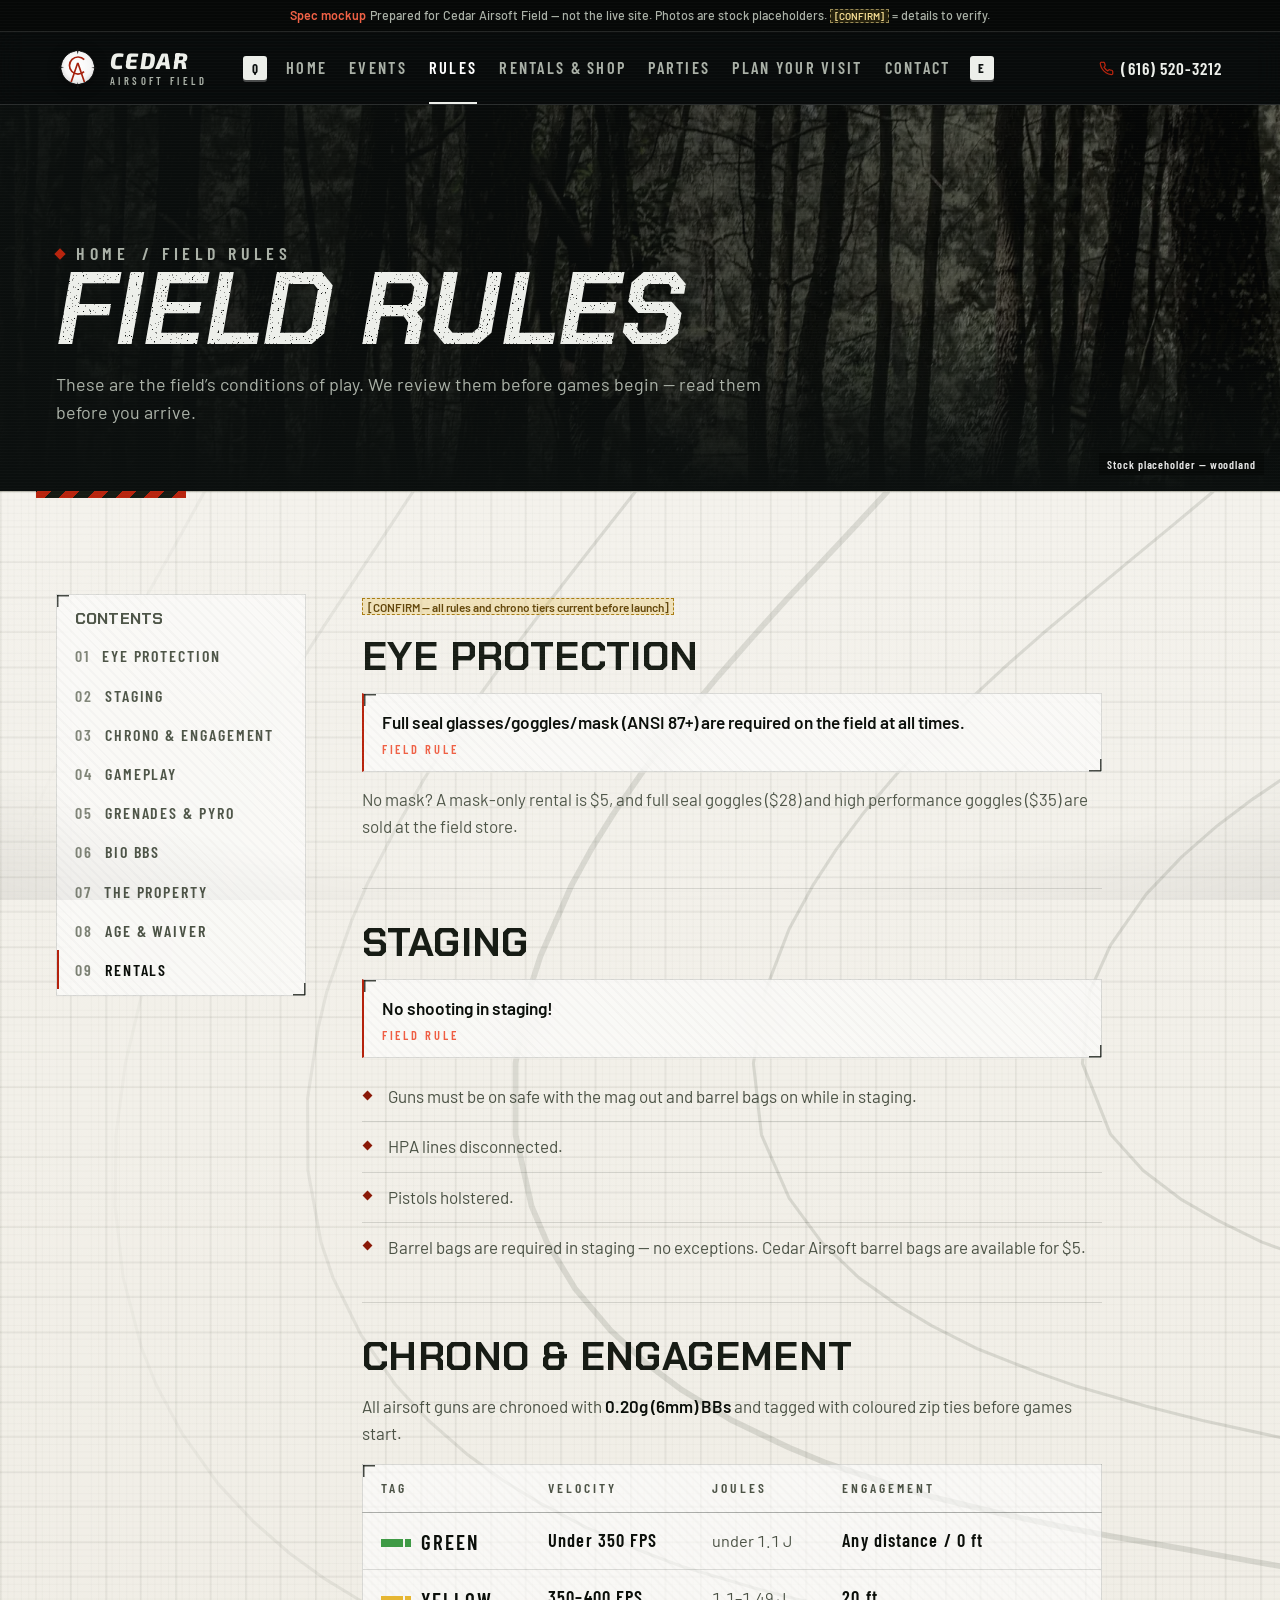
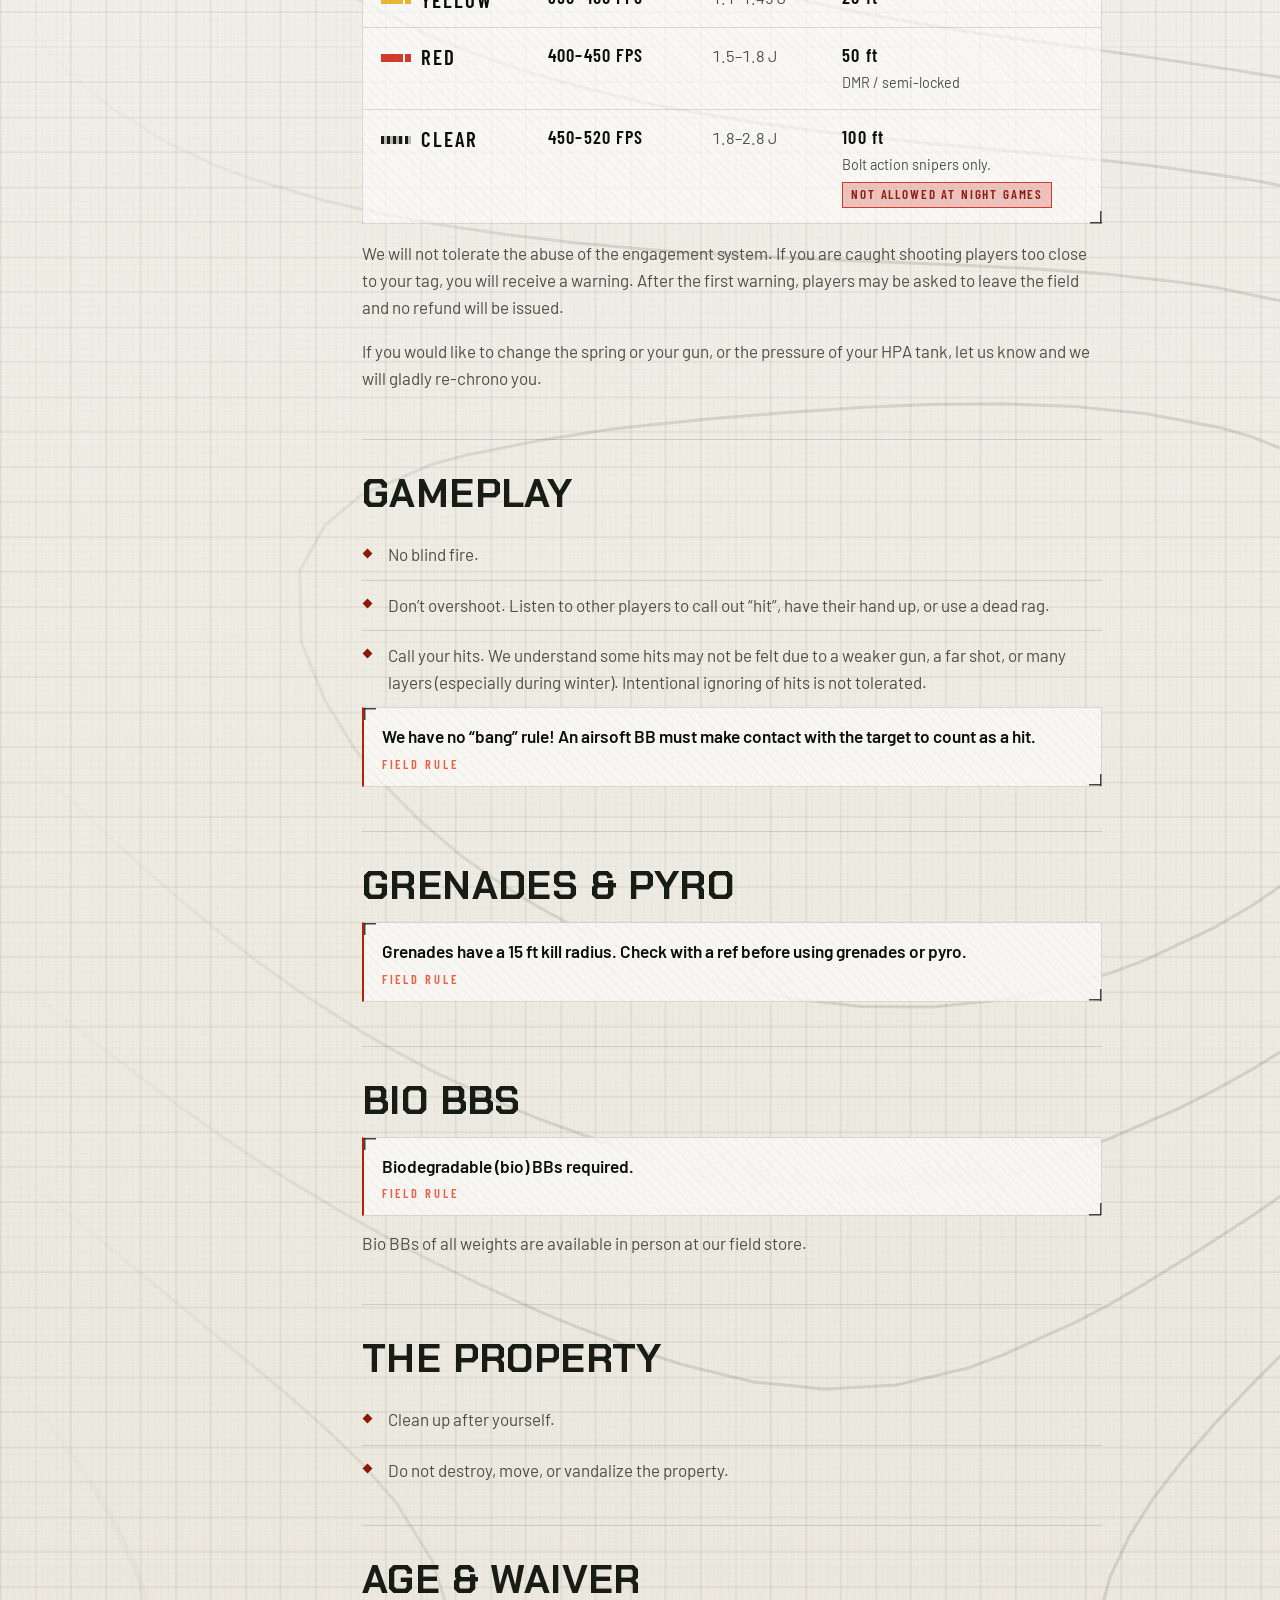
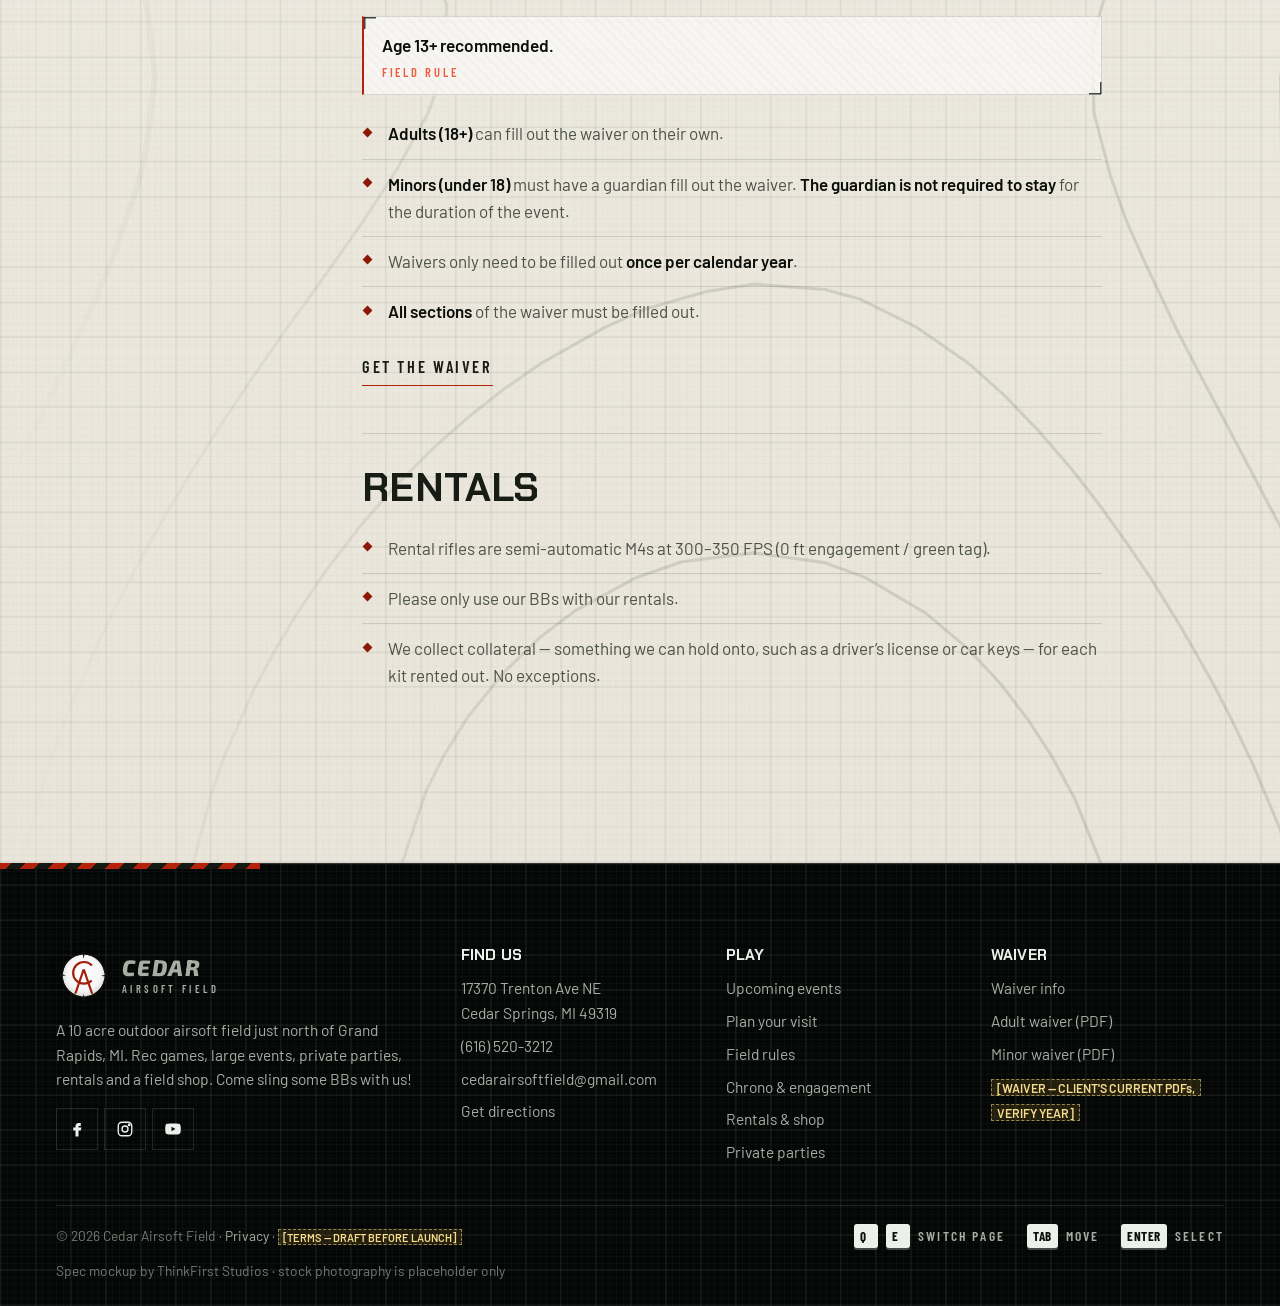
<file: rules.html>
<!DOCTYPE html>
<html lang="en" class="no-js">
<head>
<meta charset="utf-8">
<meta name="viewport" content="width=device-width, initial-scale=1, viewport-fit=cover">
<!--
  SPEC MOCKUP — Cedar Airsoft Field. LEAD, NOT A CLIENT. Not signed, not deployed.
  Built by ThinkFirst Studios to pitch a restructure of cedarairsoftfield.com.
  All photography is royalty-free stock placeholder (Pexels) — never the field's own.
  [CONFIRM] / [PHASE 2] markers are deliberate and must stay visible until resolved.
-->
<title>Field Rules — Cedar Airsoft Field</title>
<meta name="description" content="Cedar Airsoft Field rules: ANSI 87+ full seal eye protection, chrono and engagement tiers, staging rules, bio BBs, grenades and waivers.">
<meta name="robots" content="noindex, nofollow">
<meta name="theme-color" content="#0a0e0d">
<meta property="og:title" content="Field Rules — Cedar Airsoft Field">
<meta property="og:description" content="Cedar Airsoft Field rules: ANSI 87+ full seal eye protection, chrono and engagement tiers, staging rules, bio BBs, grenades and waivers.">
<meta property="og:type" content="website">
<link rel="icon" href="assets/logo/cedar-logo.svg" type="image/svg+xml">
<link rel="preconnect" href="https://fonts.googleapis.com">
<link rel="preconnect" href="https://fonts.gstatic.com" crossorigin>
<link href="https://fonts.googleapis.com/css2?family=Barlow:wght@400;500;600;700&amp;family=Exo+2:ital,wght@1,800&amp;family=Barlow+Condensed:wght@500;600;700&amp;family=Chakra+Petch:ital,wght@0,600;0,700;1,700&amp;display=swap" rel="stylesheet">
<link rel="stylesheet" href="styles.css">
<script>document.documentElement.classList.remove('no-js')</script>
</head><body>
<a class="skip" href="#main">Skip to content</a>
<div class="mockup-flag" role="note"><strong>Spec mockup</strong>Prepared for Cedar Airsoft Field — not the live site. Photos are stock placeholders. <span class="ph">[CONFIRM]</span> = details to verify.</div>

<header class="site-header">
  <div class="wrap site-header__inner">
    <a class="brand" href="index.html" aria-label="Cedar Airsoft Field — home"><img class="brand__logo" src="assets/logo/cedar-logo.svg" alt="" width="44" height="44"><span class="brand__text"><span class="brand__name">Cedar</span><span class="brand__sub">Airsoft Field</span></span></a>
    <nav class="site-nav" id="site-nav" aria-label="Main">
      <span class="key nav-key" title="Press Q for the previous page" aria-hidden="true">Q</span>
      <ul>
        <li><a href="index.html">Home</a></li>
        <li><a href="events.html">Events</a></li>
        <li><a href="rules.html" aria-current="page">Rules</a></li>
        <li><a href="rentals-shop.html">Rentals &amp; Shop</a></li>
        <li><a href="parties.html">Parties</a></li>
        <li><a href="plan-your-visit.html">Plan Your Visit</a></li>
        <li><a href="contact.html">Contact</a></li>
      </ul>
      <span class="key nav-key" title="Press E for the next page" aria-hidden="true">E</span>
      <div class="site-nav__cta">
        <a class="btn" href="waiver.html">Sign the waiver</a>
        <a class="btn btn--ghost" href="tel:+16165203212"><svg viewBox="0 0 24 24" fill="none" stroke="currentColor" stroke-width="2" stroke-linecap="round" stroke-linejoin="round" aria-hidden="true"><path d="M22 16.9v3a2 2 0 0 1-2.2 2 19.8 19.8 0 0 1-8.6-3.1 19.5 19.5 0 0 1-6-6A19.8 19.8 0 0 1 2.1 4.2 2 2 0 0 1 4.1 2h3a2 2 0 0 1 2 1.7c.1.9.4 1.8.7 2.7a2 2 0 0 1-.5 2.1L8 9.8a16 16 0 0 0 6 6l1.3-1.3a2 2 0 0 1 2.1-.4c.9.3 1.8.6 2.7.7a2 2 0 0 1 1.7 2z"/></svg> Call (616) 520-3212</a>
      </div>
    </nav>
    <a class="header-phone" href="tel:+16165203212" aria-label="Call (616) 520-3212"><svg viewBox="0 0 24 24" fill="none" stroke="currentColor" stroke-width="2" stroke-linecap="round" stroke-linejoin="round" aria-hidden="true"><path d="M22 16.9v3a2 2 0 0 1-2.2 2 19.8 19.8 0 0 1-8.6-3.1 19.5 19.5 0 0 1-6-6A19.8 19.8 0 0 1 2.1 4.2 2 2 0 0 1 4.1 2h3a2 2 0 0 1 2 1.7c.1.9.4 1.8.7 2.7a2 2 0 0 1-.5 2.1L8 9.8a16 16 0 0 0 6 6l1.3-1.3a2 2 0 0 1 2.1-.4c.9.3 1.8.6 2.7.7a2 2 0 0 1 1.7 2z"/></svg><span>(616) 520-3212</span></a>
    <a class="btn header-cta" href="waiver.html">Sign the waiver</a>
    <button class="nav-toggle" type="button" aria-controls="site-nav" aria-expanded="false" aria-label="Open menu"><span class="nav-toggle__bars"></span></button>
  </div>
</header>
<section class="page-hero">
  <div class="page-hero__media"><img src="assets/img/PLACEHOLDER-trail-wide.webp" alt="A forest trail between pines" width="1600" height="720" fetchpriority="high"></div><span class="hero__ph">Stock placeholder — woodland</span>
  <div class="wrap">
    <p class="crumbs"><a href="index.html">Home</a> / Field rules</p>
    <h1>Field rules</h1>
    <p>These are the field&rsquo;s conditions of play. We review them before games begin &mdash; read them before you arrive.</p>
  </div>
</section>
<main id="main">
<section class="section section--bone">
  <div class="wrap rules-layout">
    <nav class="toc" aria-label="Rules contents">
      <h2>Contents</h2>
      <ol>
        <li><a href="#eye-protection">Eye protection</a></li>
        <li><a href="#staging">Staging</a></li>
        <li><a href="#engagement">Chrono &amp; engagement</a></li>
        <li><a href="#gameplay">Gameplay</a></li>
        <li><a href="#grenades">Grenades &amp; pyro</a></li>
        <li><a href="#bbs">Bio BBs</a></li>
        <li><a href="#property">The property</a></li>
        <li><a href="#age-waiver">Age &amp; waiver</a></li>
        <li><a href="#rentals">Rentals</a></li>
      </ol>
    </nav>
    <div class="prose">
      <p class="small"><span class="ph">[CONFIRM — all rules and chrono tiers current before launch]</span></p>

      <section id="eye-protection">
        <h2 id="eye-protection-h">Eye protection<a class="anchor" href="#eye-protection" aria-label="Link to Eye protection">#</a></h2>
        <blockquote class="quote-rule">Full seal glasses/goggles/mask (ANSI 87+) are required on the field at all times.<cite>Field rule</cite></blockquote>
        <p>No mask? A mask-only rental is $5, and full seal goggles ($28) and high performance goggles ($35) are sold at the field store.</p>
      </section>

      <section id="staging">
        <h2 id="staging-h">Staging<a class="anchor" href="#staging" aria-label="Link to Staging">#</a></h2>
        <blockquote class="quote-rule">No shooting in staging!<cite>Field rule</cite></blockquote>
        <ul class="rule-list">
          <li>Guns must be on safe with the mag out and barrel bags on while in staging.</li>
          <li>HPA lines disconnected.</li>
          <li>Pistols holstered.</li>
          <li>Barrel bags are required in staging &mdash; no exceptions. Cedar Airsoft barrel bags are available for $5.</li>
        </ul>
      </section>

      <section id="engagement">
        <h2 id="engagement-h">Chrono &amp; engagement<a class="anchor" href="#engagement" aria-label="Link to Chrono &amp; engagement">#</a></h2>
        <p>All airsoft guns are chronoed with <strong>0.20g (6mm) BBs</strong> and tagged with coloured zip ties before games start.</p>
        <div class="on-dark"><table class="chrono">
  <caption class="sr-only">Chrono and engagement tiers. All guns chrono'd with 0.20g 6mm BBs and tagged with coloured zip ties.</caption>
  <thead>
    <tr><th scope="col">Tag</th><th scope="col">Velocity</th><th scope="col">Joules</th><th scope="col">Engagement</th></tr>
  </thead>
  <tbody>
    <tr><th scope="row"><span class="tie tie--green">Green</span></th><td data-label="Velocity"><strong>Under 350 FPS</strong></td><td data-label="Joules">under 1.1 J</td><td data-label="Engagement"><strong>Any distance / 0 ft</strong></td></tr>
    <tr><th scope="row"><span class="tie tie--yellow">Yellow</span></th><td data-label="Velocity"><strong>350&ndash;400 FPS</strong></td><td data-label="Joules">1.1&ndash;1.49 J</td><td data-label="Engagement"><strong>20 ft</strong></td></tr>
    <tr><th scope="row"><span class="tie tie--red">Red</span></th><td data-label="Velocity"><strong>400&ndash;450 FPS</strong></td><td data-label="Joules">1.5&ndash;1.8 J</td><td data-label="Engagement"><strong>50 ft</strong><span class="note">DMR / semi-locked</span></td></tr>
    <tr><th scope="row"><span class="tie tie--clear">Clear</span></th><td data-label="Velocity"><strong>450&ndash;520 FPS</strong></td><td data-label="Joules">1.8&ndash;2.8 J</td><td data-label="Engagement"><strong>100 ft</strong><span class="note">Bolt action snipers only.</span><span class="warn">Not allowed at night games</span></td></tr>
  </tbody>
</table></div>
        <p>We will not tolerate the abuse of the engagement system. If you are caught shooting players too close to your tag, you will receive a warning. After the first warning, players may be asked to leave the field and no refund will be issued.</p>
        <p>If you would like to change the spring or your gun, or the pressure of your HPA tank, let us know and we will gladly re-chrono you.</p>
      </section>

      <section id="gameplay">
        <h2 id="gameplay-h">Gameplay<a class="anchor" href="#gameplay" aria-label="Link to Gameplay">#</a></h2>
        <ul class="rule-list">
          <li>No blind fire.</li>
          <li>Don&rsquo;t overshoot. Listen to other players to call out &ldquo;hit&rdquo;, have their hand up, or use a dead rag.</li>
          <li>Call your hits. We understand some hits may not be felt due to a weaker gun, a far shot, or many layers (especially during winter). Intentional ignoring of hits is not tolerated.</li>
        </ul>
        <blockquote class="quote-rule">We have no &ldquo;bang&rdquo; rule! An airsoft BB must make contact with the target to count as a hit.<cite>Field rule</cite></blockquote>
      </section>

      <section id="grenades">
        <h2 id="grenades-h">Grenades &amp; pyro<a class="anchor" href="#grenades" aria-label="Link to Grenades &amp; pyro">#</a></h2>
        <blockquote class="quote-rule">Grenades have a 15 ft kill radius. Check with a ref before using grenades or pyro.<cite>Field rule</cite></blockquote>
      </section>

      <section id="bbs">
        <h2 id="bbs-h">Bio BBs<a class="anchor" href="#bbs" aria-label="Link to Bio BBs">#</a></h2>
        <blockquote class="quote-rule">Biodegradable (bio) BBs required.<cite>Field rule</cite></blockquote>
        <p>Bio BBs of all weights are available in person at our field store.</p>
      </section>

      <section id="property">
        <h2 id="property-h">The property<a class="anchor" href="#property" aria-label="Link to The property">#</a></h2>
        <ul class="rule-list">
          <li>Clean up after yourself.</li>
          <li>Do not destroy, move, or vandalize the property.</li>
        </ul>
      </section>

      <section id="age-waiver">
        <h2 id="age-waiver-h">Age &amp; waiver<a class="anchor" href="#age-waiver" aria-label="Link to Age &amp; waiver">#</a></h2>
        <blockquote class="quote-rule">Age 13+ recommended.<cite>Field rule</cite></blockquote>
        <ul class="rule-list">
  <li><strong>Adults (18+)</strong> can fill out the waiver on their own.</li>
  <li><strong>Minors (under 18)</strong> must have a guardian fill out the waiver. <strong>The guardian is not required to stay</strong> for the duration of the event.</li>
  <li>Waivers only need to be filled out <strong>once per calendar year</strong>.</li>
  <li><strong>All sections</strong> of the waiver must be filled out.</li>
</ul>
        <p style="margin-top:14px"><a class="text-link" href="waiver.html">Get the waiver</a></p>
      </section>

      <section id="rentals">
        <h2 id="rentals-h">Rentals<a class="anchor" href="#rentals" aria-label="Link to Rentals">#</a></h2>
        <ul class="rule-list">
          <li>Rental rifles are semi-automatic M4s at 300&ndash;350 FPS (0 ft engagement / green tag).</li>
          <li>Please only use our BBs with our rentals.</li>
          <li>We collect collateral &mdash; something we can hold onto, such as a driver&rsquo;s license or car keys &mdash; for each kit rented out. No exceptions.</li>
        </ul>
      </section>
    </div>
  </div>
</section>
</main>

<footer class="site-footer">
  <div class="wrap">
    <div class="footer-grid">
      <div class="footer-brand">
        <a class="brand" href="index.html" aria-label="Cedar Airsoft Field — home"><img class="brand__logo" src="assets/logo/cedar-logo.svg" alt="" width="44" height="44"><span class="brand__text"><span class="brand__name">Cedar</span><span class="brand__sub">Airsoft Field</span></span></a>
        <p>A 10 acre outdoor airsoft field just north of Grand Rapids, MI. Rec games, large events, private parties, rentals and a field shop. Come sling some BBs with us!</p>
        <div class="socials">
          <a href="https://www.facebook.com/CedarAirsoftField" aria-label="Cedar Airsoft Field on Facebook" rel="noopener"><svg viewBox="0 0 24 24" fill="currentColor" aria-hidden="true"><path d="M14 8h3V4h-3c-2.8 0-4 1.7-4 4.3V10H7v4h3v8h4v-8h3l1-4h-4V8.6c0-.4.2-.6.6-.6z"/></svg></a>
          <a href="https://www.instagram.com/cedarairsoft/" aria-label="Cedar Airsoft on Instagram" rel="noopener"><svg viewBox="0 0 24 24" fill="none" stroke="currentColor" stroke-width="1.8" aria-hidden="true"><rect x="3" y="3" width="18" height="18" rx="5"/><circle cx="12" cy="12" r="4"/><circle cx="17.5" cy="6.5" r="1" fill="currentColor"/></svg></a>
          <a href="https://www.youtube.com/channel/UCL5Nqz78FYM2UR3WV9ELx0w" aria-label="Cedar Airsoft Field on YouTube" rel="noopener"><svg viewBox="0 0 24 24" fill="currentColor" aria-hidden="true"><path d="M22 7.2a3 3 0 0 0-2.1-2.1C18 4.6 12 4.6 12 4.6s-6 0-7.9.5A3 3 0 0 0 2 7.2 31 31 0 0 0 1.6 12 31 31 0 0 0 2 16.8a3 3 0 0 0 2.1 2.1c1.9.5 7.9.5 7.9.5s6 0 7.9-.5a3 3 0 0 0 2.1-2.1 31 31 0 0 0 .4-4.8 31 31 0 0 0-.4-4.8zM10 15.1V8.9l5.2 3.1z"/></svg></a>
        </div>
      </div>
      <div>
        <h2>Find us</h2>
        <ul>
          <li>17370 Trenton Ave NE<br>Cedar Springs, MI 49319</li>
          <li><a href="tel:+16165203212">(616) 520-3212</a></li>
          <li><a href="mailto:cedarairsoftfield@gmail.com">cedarairsoftfield@gmail.com</a></li>
          <li><a href="https://www.google.com/maps/dir/?api=1&destination=17370+Trenton+Ave+NE,+Cedar+Springs,+MI+49319" rel="noopener">Get directions</a></li>
        </ul>
      </div>
      <div>
        <h2>Play</h2>
        <ul>
          <li><a href="events.html">Upcoming events</a></li>
          <li><a href="plan-your-visit.html">Plan your visit</a></li>
          <li><a href="rules.html">Field rules</a></li>
          <li><a href="rules.html#engagement">Chrono &amp; engagement</a></li>
          <li><a href="rentals-shop.html">Rentals &amp; shop</a></li>
          <li><a href="parties.html">Private parties</a></li>
        </ul>
      </div>
      <div>
        <h2>Waiver</h2>
        <ul>
          <li><a href="waiver.html">Waiver info</a></li>
          <li><a href="https://www.cedarairsoftfield.com/s/1st-Adult-Waiver-Website-2026.pdf" rel="noopener">Adult waiver (PDF)</a></li>
          <li><a href="https://www.cedarairsoftfield.com/s/1st-Minor-Waiver-Website-2026.pdf" rel="noopener">Minor waiver (PDF)</a></li>
          <li><span class="ph">[WAIVER — CLIENT'S CURRENT PDFs, VERIFY YEAR]</span></li>
        </ul>
      </div>
    </div>
    <div class="footer-base">
      <span>&copy; <span data-year>2026</span> Cedar Airsoft Field &middot; <a href="privacy.html">Privacy</a> &middot; <span class="ph">[TERMS — DRAFT BEFORE LAUNCH]</span></span>
      <span class="hints" aria-hidden="true"><span><span class="key">Q</span><span class="key">E</span> Switch page</span><span><span class="key">Tab</span> Move</span><span><span class="key">Enter</span> Select</span></span>
      <span>Spec mockup by ThinkFirst Studios &middot; stock photography is placeholder only</span>
    </div>
  </div>
</footer>

<div class="mobile-bar" aria-label="Quick actions">
  <a class="btn btn--ghost" href="events.html"><svg viewBox="0 0 24 24" fill="none" stroke="currentColor" stroke-width="1.8" stroke-linecap="round" stroke-linejoin="round" aria-hidden="true"><rect x="3" y="4" width="18" height="18" rx="2"/><path d="M16 2v4M8 2v4M3 10h18"/></svg> Events</a>
  <a class="btn" href="waiver.html"><svg viewBox="0 0 24 24" fill="none" stroke="currentColor" stroke-width="1.8" stroke-linecap="round" stroke-linejoin="round" aria-hidden="true"><path d="M14 2H6a2 2 0 0 0-2 2v16a2 2 0 0 0 2 2h12a2 2 0 0 0 2-2V8z"/><path d="M14 2v6h6M8 13h8M8 17h5"/></svg> Waiver</a>
</div>

<script src="script.js" defer></script>
</body>
</html>
</file>
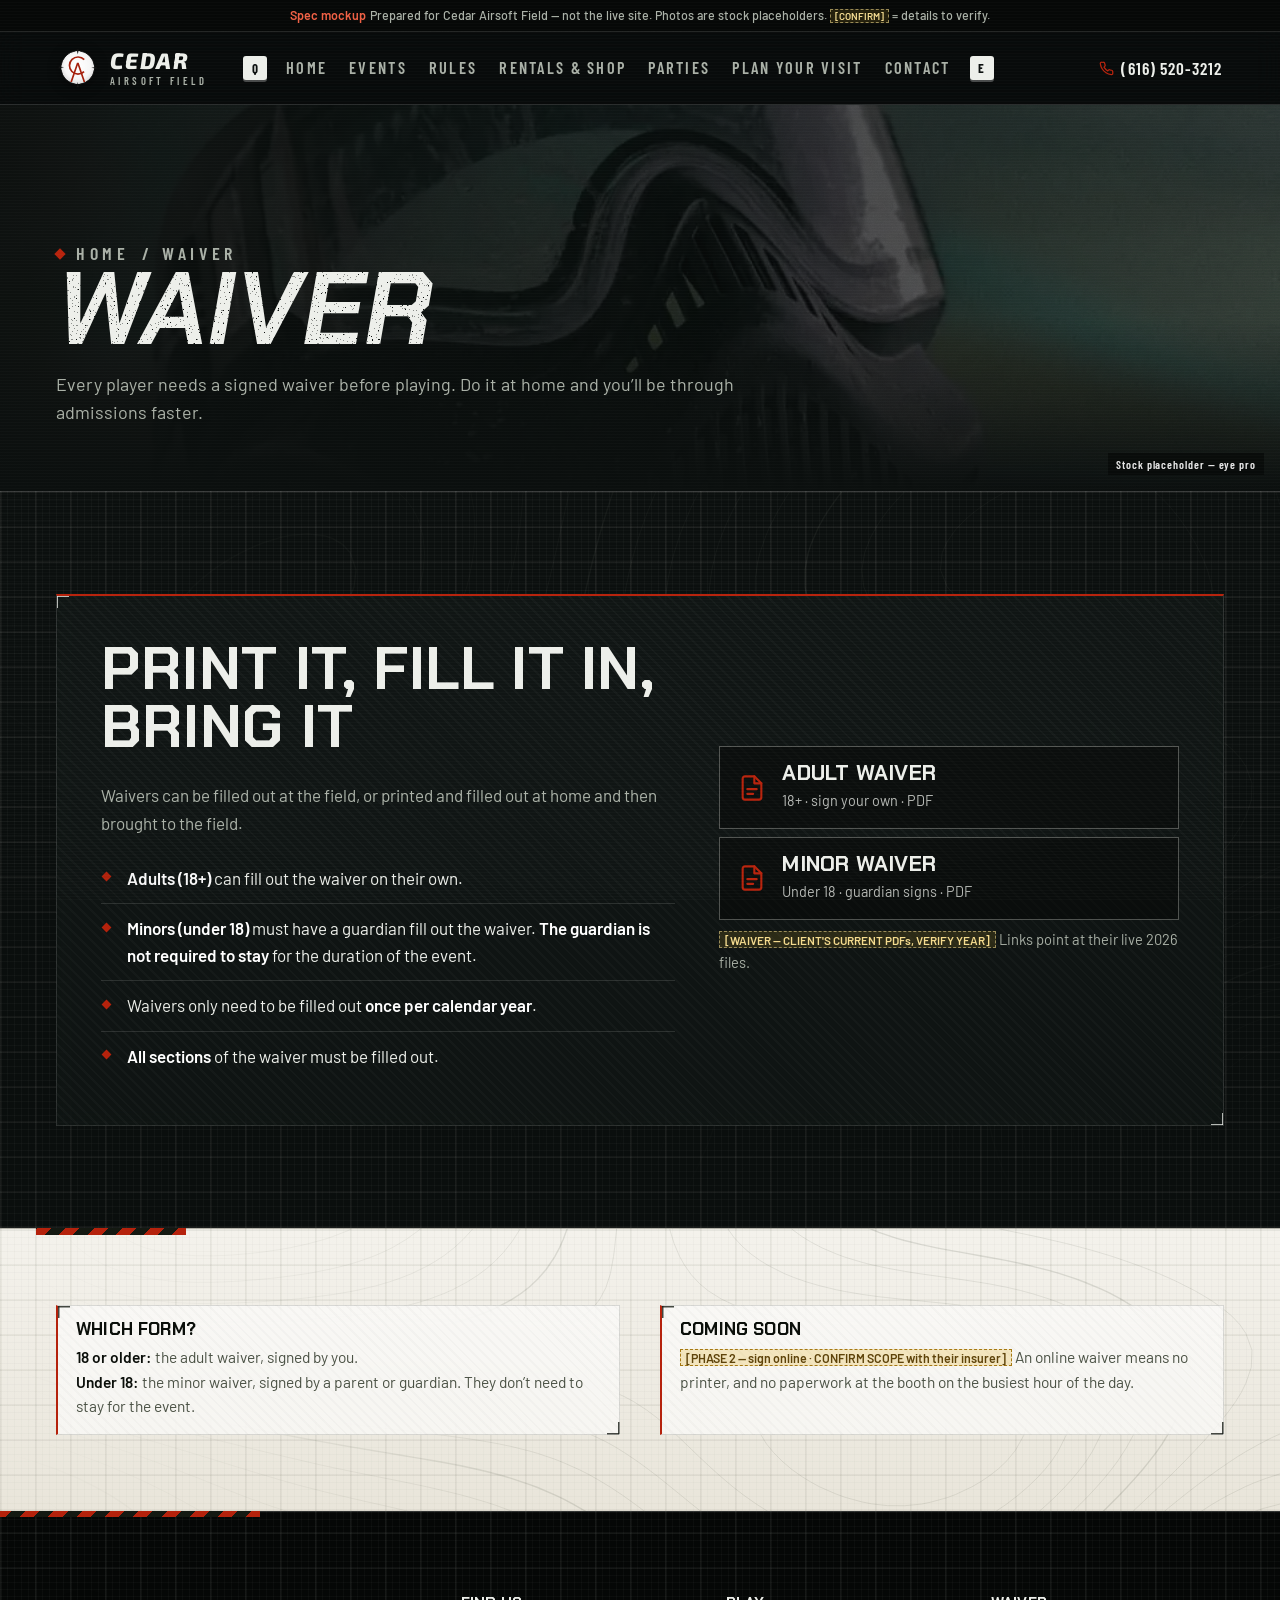
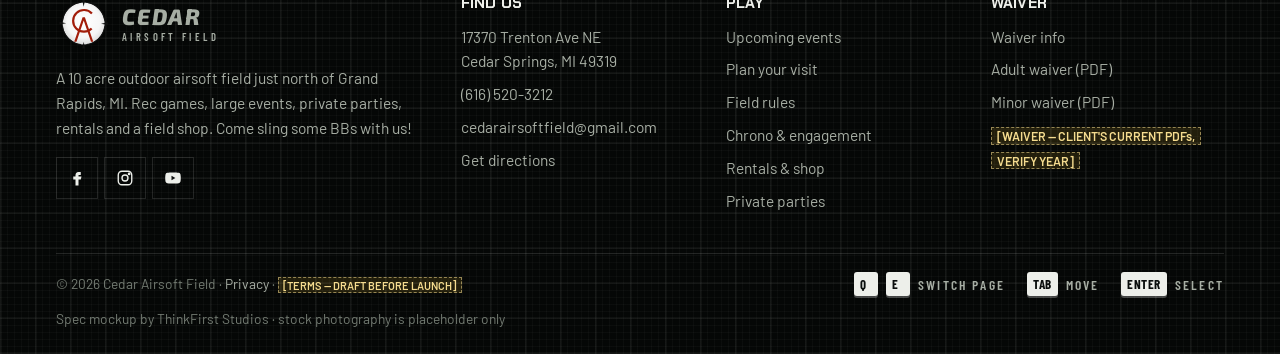
<file: waiver.html>
<!DOCTYPE html>
<html lang="en" class="no-js">
<head>
<meta charset="utf-8">
<meta name="viewport" content="width=device-width, initial-scale=1, viewport-fit=cover">
<!--
  SPEC MOCKUP — Cedar Airsoft Field. LEAD, NOT A CLIENT. Not signed, not deployed.
  Built by ThinkFirst Studios to pitch a restructure of cedarairsoftfield.com.
  All photography is royalty-free stock placeholder (Pexels) — never the field's own.
  [CONFIRM] / [PHASE 2] markers are deliberate and must stay visible until resolved.
-->
<title>Waiver — Cedar Airsoft Field</title>
<meta name="description" content="Sign your Cedar Airsoft Field waiver before you arrive. Adults 18+ sign their own; minors need a guardian. One waiver per calendar year.">
<meta name="robots" content="noindex, nofollow">
<meta name="theme-color" content="#0a0e0d">
<meta property="og:title" content="Waiver — Cedar Airsoft Field">
<meta property="og:description" content="Sign your Cedar Airsoft Field waiver before you arrive. Adults 18+ sign their own; minors need a guardian. One waiver per calendar year.">
<meta property="og:type" content="website">
<link rel="icon" href="assets/logo/cedar-logo.svg" type="image/svg+xml">
<link rel="preconnect" href="https://fonts.googleapis.com">
<link rel="preconnect" href="https://fonts.gstatic.com" crossorigin>
<link href="https://fonts.googleapis.com/css2?family=Barlow:wght@400;500;600;700&amp;family=Exo+2:ital,wght@1,800&amp;family=Barlow+Condensed:wght@500;600;700&amp;family=Chakra+Petch:ital,wght@0,600;0,700;1,700&amp;display=swap" rel="stylesheet">
<link rel="stylesheet" href="styles.css">
<script>document.documentElement.classList.remove('no-js')</script>
</head><body>
<a class="skip" href="#main">Skip to content</a>
<div class="mockup-flag" role="note"><strong>Spec mockup</strong>Prepared for Cedar Airsoft Field — not the live site. Photos are stock placeholders. <span class="ph">[CONFIRM]</span> = details to verify.</div>

<header class="site-header">
  <div class="wrap site-header__inner">
    <a class="brand" href="index.html" aria-label="Cedar Airsoft Field — home"><img class="brand__logo" src="assets/logo/cedar-logo.svg" alt="" width="44" height="44"><span class="brand__text"><span class="brand__name">Cedar</span><span class="brand__sub">Airsoft Field</span></span></a>
    <nav class="site-nav" id="site-nav" aria-label="Main">
      <span class="key nav-key" title="Press Q for the previous page" aria-hidden="true">Q</span>
      <ul>
        <li><a href="index.html">Home</a></li>
        <li><a href="events.html">Events</a></li>
        <li><a href="rules.html">Rules</a></li>
        <li><a href="rentals-shop.html">Rentals &amp; Shop</a></li>
        <li><a href="parties.html">Parties</a></li>
        <li><a href="plan-your-visit.html">Plan Your Visit</a></li>
        <li><a href="contact.html">Contact</a></li>
      </ul>
      <span class="key nav-key" title="Press E for the next page" aria-hidden="true">E</span>
      <div class="site-nav__cta">
        <a class="btn" href="waiver.html">Sign the waiver</a>
        <a class="btn btn--ghost" href="tel:+16165203212"><svg viewBox="0 0 24 24" fill="none" stroke="currentColor" stroke-width="2" stroke-linecap="round" stroke-linejoin="round" aria-hidden="true"><path d="M22 16.9v3a2 2 0 0 1-2.2 2 19.8 19.8 0 0 1-8.6-3.1 19.5 19.5 0 0 1-6-6A19.8 19.8 0 0 1 2.1 4.2 2 2 0 0 1 4.1 2h3a2 2 0 0 1 2 1.7c.1.9.4 1.8.7 2.7a2 2 0 0 1-.5 2.1L8 9.8a16 16 0 0 0 6 6l1.3-1.3a2 2 0 0 1 2.1-.4c.9.3 1.8.6 2.7.7a2 2 0 0 1 1.7 2z"/></svg> Call (616) 520-3212</a>
      </div>
    </nav>
    <a class="header-phone" href="tel:+16165203212" aria-label="Call (616) 520-3212"><svg viewBox="0 0 24 24" fill="none" stroke="currentColor" stroke-width="2" stroke-linecap="round" stroke-linejoin="round" aria-hidden="true"><path d="M22 16.9v3a2 2 0 0 1-2.2 2 19.8 19.8 0 0 1-8.6-3.1 19.5 19.5 0 0 1-6-6A19.8 19.8 0 0 1 2.1 4.2 2 2 0 0 1 4.1 2h3a2 2 0 0 1 2 1.7c.1.9.4 1.8.7 2.7a2 2 0 0 1-.5 2.1L8 9.8a16 16 0 0 0 6 6l1.3-1.3a2 2 0 0 1 2.1-.4c.9.3 1.8.6 2.7.7a2 2 0 0 1 1.7 2z"/></svg><span>(616) 520-3212</span></a>
    <a class="btn header-cta" href="waiver.html">Sign the waiver</a>
    <button class="nav-toggle" type="button" aria-controls="site-nav" aria-expanded="false" aria-label="Open menu"><span class="nav-toggle__bars"></span></button>
  </div>
</header>
<section class="page-hero">
  <div class="page-hero__media"><img src="assets/img/PLACEHOLDER-eyepro-mask.webp" alt="A protective full-face mask resting on a table" width="1600" height="720" fetchpriority="high"></div><span class="hero__ph">Stock placeholder — eye pro</span>
  <div class="wrap">
    <p class="crumbs"><a href="index.html">Home</a> / Waiver</p>
    <h1>Waiver</h1>
    <p>Every player needs a signed waiver before playing. Do it at home and you&rsquo;ll be through admissions faster.</p>
  </div>
</section>
<main id="main">
<section class="section section--dark section--grid">
  <div class="wrap">
    <div class="waiver-panel reveal">
      <div>
        <h2>Print it, fill it in, bring it</h2>
        <p>Waivers can be filled out at the field, or printed and filled out at home and then brought to the field.</p>
        <ul class="rule-list">
  <li><strong>Adults (18+)</strong> can fill out the waiver on their own.</li>
  <li><strong>Minors (under 18)</strong> must have a guardian fill out the waiver. <strong>The guardian is not required to stay</strong> for the duration of the event.</li>
  <li>Waivers only need to be filled out <strong>once per calendar year</strong>.</li>
  <li><strong>All sections</strong> of the waiver must be filled out.</li>
</ul>
      </div>
      <div class="waiver-buttons">
  <a class="waiver-btn" href="https://www.cedarairsoftfield.com/s/1st-Adult-Waiver-Website-2026.pdf" rel="noopener"><svg viewBox="0 0 24 24" fill="none" stroke="currentColor" stroke-width="1.8" stroke-linecap="round" stroke-linejoin="round" aria-hidden="true"><path d="M14 2H6a2 2 0 0 0-2 2v16a2 2 0 0 0 2 2h12a2 2 0 0 0 2-2V8z"/><path d="M14 2v6h6M8 13h8M8 17h5"/></svg><span><strong>Adult waiver</strong><span>18+ &middot; sign your own &middot; PDF</span></span></a>
  <a class="waiver-btn" href="https://www.cedarairsoftfield.com/s/1st-Minor-Waiver-Website-2026.pdf" rel="noopener"><svg viewBox="0 0 24 24" fill="none" stroke="currentColor" stroke-width="1.8" stroke-linecap="round" stroke-linejoin="round" aria-hidden="true"><path d="M14 2H6a2 2 0 0 0-2 2v16a2 2 0 0 0 2 2h12a2 2 0 0 0 2-2V8z"/><path d="M14 2v6h6M8 13h8M8 17h5"/></svg><span><strong>Minor waiver</strong><span>Under 18 &middot; guardian signs &middot; PDF</span></span></a>
  <p class="small mb-0"><span class="ph">[WAIVER — CLIENT'S CURRENT PDFs, VERIFY YEAR]</span> Links point at their live 2026 files.</p>
</div>
    </div>
  </div>
</section>
<section class="section section--bone section--tight">
  <div class="wrap grid-2">
    <div class="callout callout--light reveal"><h3>Which form?</h3><p><strong>18 or older:</strong> the adult waiver, signed by you.<br><strong>Under 18:</strong> the minor waiver, signed by a parent or guardian. They don&rsquo;t need to stay for the event.</p></div>
    <div class="callout callout--light reveal"><h3>Coming soon</h3><p><span class="ph">[PHASE 2 — sign online &middot; CONFIRM SCOPE with their insurer]</span> An online waiver means no printer, and no paperwork at the booth on the busiest hour of the day.</p></div>
  </div>
</section>
</main>

<footer class="site-footer">
  <div class="wrap">
    <div class="footer-grid">
      <div class="footer-brand">
        <a class="brand" href="index.html" aria-label="Cedar Airsoft Field — home"><img class="brand__logo" src="assets/logo/cedar-logo.svg" alt="" width="44" height="44"><span class="brand__text"><span class="brand__name">Cedar</span><span class="brand__sub">Airsoft Field</span></span></a>
        <p>A 10 acre outdoor airsoft field just north of Grand Rapids, MI. Rec games, large events, private parties, rentals and a field shop. Come sling some BBs with us!</p>
        <div class="socials">
          <a href="https://www.facebook.com/CedarAirsoftField" aria-label="Cedar Airsoft Field on Facebook" rel="noopener"><svg viewBox="0 0 24 24" fill="currentColor" aria-hidden="true"><path d="M14 8h3V4h-3c-2.8 0-4 1.7-4 4.3V10H7v4h3v8h4v-8h3l1-4h-4V8.6c0-.4.2-.6.6-.6z"/></svg></a>
          <a href="https://www.instagram.com/cedarairsoft/" aria-label="Cedar Airsoft on Instagram" rel="noopener"><svg viewBox="0 0 24 24" fill="none" stroke="currentColor" stroke-width="1.8" aria-hidden="true"><rect x="3" y="3" width="18" height="18" rx="5"/><circle cx="12" cy="12" r="4"/><circle cx="17.5" cy="6.5" r="1" fill="currentColor"/></svg></a>
          <a href="https://www.youtube.com/channel/UCL5Nqz78FYM2UR3WV9ELx0w" aria-label="Cedar Airsoft Field on YouTube" rel="noopener"><svg viewBox="0 0 24 24" fill="currentColor" aria-hidden="true"><path d="M22 7.2a3 3 0 0 0-2.1-2.1C18 4.6 12 4.6 12 4.6s-6 0-7.9.5A3 3 0 0 0 2 7.2 31 31 0 0 0 1.6 12 31 31 0 0 0 2 16.8a3 3 0 0 0 2.1 2.1c1.9.5 7.9.5 7.9.5s6 0 7.9-.5a3 3 0 0 0 2.1-2.1 31 31 0 0 0 .4-4.8 31 31 0 0 0-.4-4.8zM10 15.1V8.9l5.2 3.1z"/></svg></a>
        </div>
      </div>
      <div>
        <h2>Find us</h2>
        <ul>
          <li>17370 Trenton Ave NE<br>Cedar Springs, MI 49319</li>
          <li><a href="tel:+16165203212">(616) 520-3212</a></li>
          <li><a href="mailto:cedarairsoftfield@gmail.com">cedarairsoftfield@gmail.com</a></li>
          <li><a href="https://www.google.com/maps/dir/?api=1&destination=17370+Trenton+Ave+NE,+Cedar+Springs,+MI+49319" rel="noopener">Get directions</a></li>
        </ul>
      </div>
      <div>
        <h2>Play</h2>
        <ul>
          <li><a href="events.html">Upcoming events</a></li>
          <li><a href="plan-your-visit.html">Plan your visit</a></li>
          <li><a href="rules.html">Field rules</a></li>
          <li><a href="rules.html#engagement">Chrono &amp; engagement</a></li>
          <li><a href="rentals-shop.html">Rentals &amp; shop</a></li>
          <li><a href="parties.html">Private parties</a></li>
        </ul>
      </div>
      <div>
        <h2>Waiver</h2>
        <ul>
          <li><a href="waiver.html">Waiver info</a></li>
          <li><a href="https://www.cedarairsoftfield.com/s/1st-Adult-Waiver-Website-2026.pdf" rel="noopener">Adult waiver (PDF)</a></li>
          <li><a href="https://www.cedarairsoftfield.com/s/1st-Minor-Waiver-Website-2026.pdf" rel="noopener">Minor waiver (PDF)</a></li>
          <li><span class="ph">[WAIVER — CLIENT'S CURRENT PDFs, VERIFY YEAR]</span></li>
        </ul>
      </div>
    </div>
    <div class="footer-base">
      <span>&copy; <span data-year>2026</span> Cedar Airsoft Field &middot; <a href="privacy.html">Privacy</a> &middot; <span class="ph">[TERMS — DRAFT BEFORE LAUNCH]</span></span>
      <span class="hints" aria-hidden="true"><span><span class="key">Q</span><span class="key">E</span> Switch page</span><span><span class="key">Tab</span> Move</span><span><span class="key">Enter</span> Select</span></span>
      <span>Spec mockup by ThinkFirst Studios &middot; stock photography is placeholder only</span>
    </div>
  </div>
</footer>

<div class="mobile-bar" aria-label="Quick actions">
  <a class="btn btn--ghost" href="events.html"><svg viewBox="0 0 24 24" fill="none" stroke="currentColor" stroke-width="1.8" stroke-linecap="round" stroke-linejoin="round" aria-hidden="true"><rect x="3" y="4" width="18" height="18" rx="2"/><path d="M16 2v4M8 2v4M3 10h18"/></svg> Events</a>
  <a class="btn" href="waiver.html"><svg viewBox="0 0 24 24" fill="none" stroke="currentColor" stroke-width="1.8" stroke-linecap="round" stroke-linejoin="round" aria-hidden="true"><path d="M14 2H6a2 2 0 0 0-2 2v16a2 2 0 0 0 2 2h12a2 2 0 0 0 2-2V8z"/><path d="M14 2v6h6M8 13h8M8 17h5"/></svg> Waiver</a>
</div>

<script src="script.js" defer></script>
</body>
</html>
</file>
<file: styles.css>
/* ==========================================================================
   Cedar Airsoft Field — spec mockup (v3, tactical-HUD interface)
   LEAD, NOT A CLIENT. Not signed. Not deployed.

   A game-HUD interface: translucent glass panels with corner ticks, thin
   light rules, wide-tracked condensed labels, menu rows that invert on
   focus, a compass strip and an objective tracker.
   Inspired by tactical-shooter menus generally; no game names, logos or
   fonts are used.

   Colour: near-black field green + bone-white UI + one action colour:
   their logo red (#A21D0A, sampled from the logo they supplied). Field-kit colours (olive / khaki / coyote / slate)
   survive only as thin category stripes. Their live theme dark #1C231B
   sits in this range. [CONFIRM brand hex from logo files]

   Type: Barlow Condensed (UI + headlines) · Barlow (text) ·
   Exo 2 (wordmark, kept from their current site).
   ========================================================================== */

:root {
  --bg: #0a0e0d;
  --bg-2: #0f1513;
  --bg-3: #151d1a;
  --panel: rgba(17, 24, 22, .66);
  --panel-hi: rgba(26, 35, 32, .8);
  --text: #edefea;
  --strong: #fff;
  --dim: #a7aea4;
  --faint: #737b72;
  --line: rgba(237, 239, 234, .13);
  --line-2: rgba(237, 239, 234, .3);
  --tick: rgba(237, 239, 234, .75);
  --accent: #b5220c;      /* their logo red #A21D0A, nudged up for fills on dark */
  --accent-hi: #ef5d42;   /* text / small marks on dark */
  --accent-deep: #8a1907;
  --logo-red: #a21d0a;
  --olive: #74844a;
  --khaki: #c8b98c;
  --coyote: #a98560;
  --slate: #67798a;

  --tag-green: #3f9a45;
  --tag-yellow: #e6b632;
  --tag-red: #cf3b2c;

  --ticks:
    linear-gradient(var(--tick), var(--tick)) 0 0 / 12px 1px no-repeat,
    linear-gradient(var(--tick), var(--tick)) 0 0 / 1px 12px no-repeat,
    linear-gradient(var(--tick), var(--tick)) 100% 100% / 12px 1px no-repeat,
    linear-gradient(var(--tick), var(--tick)) 100% 100% / 1px 12px no-repeat;

  --display: "Barlow Condensed", "Arial Narrow", sans-serif;
  --body: "Barlow", "Segoe UI", system-ui, sans-serif;
  --mark: "Exo 2", "Segoe UI", sans-serif;

  --wrap: 1240px;
  --gutter: 16px;
  --header-h: 64px;
  --ease: cubic-bezier(.2, .7, .2, 1);
}
@media (min-width: 640px) { :root { --gutter: 24px; } }
@media (min-width: 1024px) { :root { --gutter: 36px; --header-h: 72px; } }

/* ---------- base ---------- */
*, *::before, *::after { box-sizing: border-box; }
html { -webkit-text-size-adjust: 100%; scroll-behavior: smooth; scroll-padding-top: calc(var(--header-h) + 16px); background: var(--bg); }
body { margin: 0; background: var(--bg); color: var(--text); font: 400 1.0625rem/1.6 var(--body); -webkit-font-smoothing: antialiased; overflow-x: hidden; }
/* faint scanlines + vignette over everything, like a HUD feed */
body::after { content: ""; position: fixed; inset: 0; z-index: 400; pointer-events: none; background: repeating-linear-gradient(0deg, rgba(255, 255, 255, .018) 0 1px, transparent 1px 3px), radial-gradient(120% 90% at 50% 40%, transparent 65%, rgba(0, 0, 0, .16) 100%); }
img { display: block; max-width: 100%; height: auto; }
a { color: inherit; text-underline-offset: .2em; }
h1, h2, h3, h4 { margin: 0 0 .45em; font-family: var(--display); font-weight: 600; line-height: 1; text-transform: uppercase; letter-spacing: .04em; }
h2 { font-size: clamp(2.2rem, 3.4vw + .9rem, 3.7rem); }
h3 { font-size: 1.4rem; letter-spacing: .05em; }
p { margin: 0 0 1em; }
ul, ol { margin: 0 0 1em; padding-left: 1.2em; }
strong { font-weight: 600; color: var(--strong); }
:focus-visible { outline: 2px solid var(--accent-hi); outline-offset: 3px; }
::selection { background: var(--accent); color: var(--strong); }
.sr-only { position: absolute; width: 1px; height: 1px; padding: 0; margin: -1px; overflow: hidden; clip: rect(0 0 0 0); white-space: nowrap; border: 0; }
.skip { position: absolute; left: 8px; top: -60px; z-index: 500; background: var(--text); color: var(--bg); padding: 10px 14px; font-weight: 600; }
.skip:focus { top: 8px; }
.wrap { width: 100%; max-width: var(--wrap); margin: 0 auto; padding: 0 var(--gutter); }
.num { font-variant-numeric: tabular-nums; }
main { overflow-x: clip; }

/* ---------- shared HUD primitives ---------- */
.panel, .op, .offer, .checklist, .step, .callout, .clock, .product, .contact-card, .form, .kit-card, .tile, .toc, .ops-note, .field-quote, .estimate, .waiver-panel, .quote-rule, .supply, .info-panel {
  background: var(--ticks), var(--panel);
  border: 1px solid var(--line);
  -webkit-backdrop-filter: blur(14px); backdrop-filter: blur(14px);
}
.hud-label {
  display: flex; align-items: center; gap: 12px; margin: 0 0 14px;
  font: 600 .88rem/1 var(--display); letter-spacing: .24em; text-transform: uppercase; color: var(--dim);
}
.hud-label::before { content: ""; width: 8px; height: 8px; background: var(--accent); transform: rotate(45deg); flex: none; }
.hud-label::after { content: ""; height: 1px; flex: 0 1 110px; background: linear-gradient(90deg, var(--line-2), transparent); }
.key {
  display: inline-grid; place-items: center; min-width: 24px; height: 24px; padding: 0 6px;
  font: 700 .82rem/1 var(--display); letter-spacing: .04em; color: var(--bg); background: var(--text);
  border-radius: 3px; box-shadow: 0 2px 0 rgba(255, 255, 255, .25);
}

/* placeholders — must stay visible */
.ph { font: 600 .8em/1.4 var(--body); color: #f5dc8f; background: rgba(230, 182, 50, .13); border: 1px dashed rgba(245, 220, 143, .55); padding: .05em .4em; -webkit-box-decoration-break: clone; box-decoration-break: clone; }
.ph-block { display: block; margin-top: .5em; }

/* ---------- mockup flag ---------- */
.mockup-flag { position: relative; z-index: 120; background: #050706; color: var(--dim); font: 500 .78rem/1.4 var(--body); text-align: center; padding: 7px var(--gutter); border-bottom: 1px solid var(--line); }
.mockup-flag strong { color: var(--accent-hi); margin-right: .35em; }

/* ---------- loading screen (first visit to home, once per session) ---------- */
.loader { display: none; }
.show-loader .loader { display: flex; position: fixed; inset: 0; z-index: 450; flex-direction: column; justify-content: flex-end; padding: 0 var(--gutter) 48px; background: radial-gradient(90% 70% at 50% 35%, #17201c 0%, #050706 75%); color: var(--text); cursor: pointer; transition: opacity .45s var(--ease), visibility 0s linear .45s; }
.loader.is-done { opacity: 0; visibility: hidden; }
.loader__inner { width: 100%; max-width: var(--wrap); margin: 0 auto; }
.loader__mark { font: italic 800 clamp(2.4rem, 8vw, 5rem)/1 var(--mark); letter-spacing: .08em; text-transform: uppercase; margin: 0 0 6px; }
.loader__sub { font: 600 .9rem/1 var(--display); letter-spacing: .3em; text-transform: uppercase; color: var(--dim); margin: 0 0 36px; }
.loader__tip { display: grid; grid-template-columns: auto 1fr; gap: 6px 14px; max-width: 640px; margin: 0 0 22px; }
.loader__tip b { font: 600 .9rem/1.5 var(--display); letter-spacing: .2em; color: var(--accent-hi); }
.loader__tip span { color: var(--dim); }
.loader__bar { height: 2px; background: var(--line); position: relative; overflow: hidden; }
.loader__bar i { position: absolute; inset: 0; background: var(--text); transform-origin: left; transform: scaleX(0); animation: load 1.1s var(--ease) forwards; }
.loader__row { display: flex; justify-content: space-between; margin-top: 10px; font: 600 .82rem/1 var(--display); letter-spacing: .2em; text-transform: uppercase; color: var(--faint); }

/* ---------- header: game-menu tabs ---------- */
.site-header { position: sticky; top: 0; z-index: 100; background: rgba(8, 11, 10, .72); border-bottom: 1px solid var(--line); transition: background-color .3s; }
.site-header::before { content: ""; position: absolute; inset: 0; z-index: -1; -webkit-backdrop-filter: blur(14px); backdrop-filter: blur(14px); }
.site-header.is-condensed { background: rgba(6, 8, 7, .94); }
.site-header__inner { display: flex; align-items: center; gap: 14px; height: var(--header-h); transition: height .3s var(--ease); }
.site-header.is-condensed .site-header__inner { height: calc(var(--header-h) - 10px); }

.brand { display: flex; align-items: center; gap: 10px; margin-right: auto; color: var(--text); text-decoration: none; }
.brand__mark { width: 24px; height: 30px; flex: none; color: var(--accent); }
.brand__text { display: flex; flex-direction: column; line-height: 1; }
.brand__name { font: italic 800 1.4rem/1 var(--mark); letter-spacing: .08em; text-transform: uppercase; }
.brand__sub { font: 600 .66rem/1 var(--display); letter-spacing: .32em; text-transform: uppercase; margin-top: 4px; color: var(--dim); }

.header-phone { display: inline-flex; align-items: center; gap: 7px; color: var(--text); text-decoration: none; font: 600 1.08rem/1 var(--display); letter-spacing: .06em; white-space: nowrap; padding: 10px 2px; }
.header-phone svg { width: 15px; height: 15px; color: var(--accent); flex: none; }

.nav-toggle { display: inline-grid; place-items: center; width: 44px; height: 44px; flex: none; background: transparent; border: 1px solid var(--line-2); color: var(--text); cursor: pointer; }
.nav-toggle__bars, .nav-toggle__bars::before, .nav-toggle__bars::after { content: ""; display: block; width: 20px; height: 2px; background: currentColor; transition: transform .3s var(--ease), background-color .2s; }
.nav-toggle__bars { position: relative; }
.nav-toggle__bars::before { position: absolute; top: -6px; }
.nav-toggle__bars::after { position: absolute; top: 6px; }
.nav-open .nav-toggle__bars { background: transparent; }
.nav-open .nav-toggle__bars::before { transform: translateY(6px) rotate(45deg); }
.nav-open .nav-toggle__bars::after { transform: translateY(-6px) rotate(-45deg); }

.site-nav { position: fixed; inset: var(--nav-top, var(--header-h)) 0 0 0; background: rgba(6, 8, 7, .97); padding: 14px var(--gutter) 120px; overflow-y: auto; opacity: 0; visibility: hidden; transform: translateY(-8px); transition: opacity .3s var(--ease), transform .3s var(--ease), visibility 0s linear .3s; }
.nav-open .site-nav { opacity: 1; visibility: visible; transform: none; transition: opacity .3s var(--ease), transform .3s var(--ease); }
.site-nav ul { list-style: none; margin: 0; padding: 0; }
.site-nav li a { display: flex; align-items: center; justify-content: space-between; padding: 14px 12px; margin: 0 -12px; color: var(--text); text-decoration: none; font: 600 1.7rem/1 var(--display); letter-spacing: .08em; text-transform: uppercase; border-bottom: 1px solid var(--line); transition: background-color .15s, color .15s; }
.site-nav li a:hover, .site-nav li a:focus-visible { background: var(--text); color: var(--bg); outline: none; }
.site-nav li a[aria-current="page"] { color: var(--accent-hi); }
.site-nav li a[aria-current="page"]:hover { color: var(--bg); }
.site-nav__cta { display: grid; gap: 10px; margin-top: 24px; }
.nav-key { display: none; }
body.nav-open { overflow: hidden; }

@media (min-width: 1140px) {
  .nav-toggle { display: none; }
  .brand { margin-right: 22px; }
  .site-nav { position: static; opacity: 1; visibility: visible; transform: none; background: none; padding: 0; overflow: visible; margin-right: auto; display: flex; align-items: center; gap: 8px; }
  .nav-key { display: inline-grid; }
  .site-nav ul { display: flex; }
  .site-nav li a { position: relative; margin: 0; border: 0; padding: 0 11px; height: var(--header-h); font-size: 1.02rem; letter-spacing: .14em; color: var(--dim); white-space: nowrap; }
  .site-header.is-condensed .site-nav li a { height: calc(var(--header-h) - 10px); }
  .site-nav li a::after { content: ""; position: absolute; left: 11px; right: 11px; bottom: 0; height: 2px; background: var(--text); transform: scaleX(0); transition: transform .25s var(--ease); }
  .site-nav li a:hover, .site-nav li a:focus-visible { background: rgba(237, 239, 234, .08); color: var(--strong); }
  .site-nav li a[aria-current="page"] { color: var(--strong); }
  .site-nav li a[aria-current="page"]::after { transform: scaleX(1); }
  .site-nav li a[aria-current="page"]:hover { color: var(--strong); }
  .site-nav__cta { display: none; }
}
.btn.header-cta { display: none; }
@media (min-width: 1360px) { .btn.header-cta { display: inline-flex; min-height: 40px; padding: 8px 16px; font-size: .98rem; } }
@media (max-width: 480px) {
  .site-header__inner { gap: 8px; }
  .brand__sub { display: none; }
  .brand__name { font-size: 1.2rem; }
  .header-phone { font-size: 1rem; gap: 5px; }
}

/* ---------- buttons: flat menu buttons ---------- */
.btn {
  --bg: var(--accent); --fg: #fff; --bd: var(--accent);
  position: relative; display: inline-flex; align-items: center; justify-content: center; gap: 10px;
  min-height: 48px; padding: 11px 24px;
  background: var(--bg); color: var(--fg); border: 1px solid var(--bd);
  font: 600 1.1rem/1 var(--display); letter-spacing: .16em; text-transform: uppercase; text-decoration: none;
  cursor: pointer; transition: background-color .15s, color .15s, border-color .15s;
}
.btn:hover, .btn:focus-visible { --bg: var(--text); --fg: var(--bg); --bd: var(--text); color: var(--fg); }
.btn svg { width: 17px; height: 17px; flex: none; }
.btn--ghost, .btn--line { --bg: rgba(10, 14, 13, .35); --fg: var(--text); --bd: var(--line-2); }
.btn--dark { --bg: var(--bg-3); --fg: var(--text); --bd: var(--line-2); }
.btn--block { width: 100%; }
.btn[aria-disabled="true"] { opacity: .45; cursor: not-allowed; }
.btn[aria-disabled="true"]:hover { --bg: rgba(10, 14, 13, .35); --fg: var(--text); --bd: var(--line-2); }

.text-link, .link-arrow { display: inline-flex; align-items: center; gap: 8px; font: 600 1.02rem/1 var(--display); letter-spacing: .16em; text-transform: uppercase; color: var(--text); text-decoration: none; padding: 9px 0; border-bottom: 1px solid var(--accent); transition: color .15s, border-color .15s; }
.text-link:hover, .link-arrow:hover { color: var(--accent-hi); }
.link-arrow svg { display: none; }
.eyebrow { font: 600 .88rem/1 var(--display); letter-spacing: .22em; text-transform: uppercase; color: var(--dim); margin: 0 0 12px; }

/* ---------- sections: all dark, varied surfaces ---------- */
.section { position: relative; padding: clamp(64px, 8vw, 116px) 0; border-top: 1px solid var(--line); }
.section--tight { padding: clamp(44px, 6vw, 76px) 0; }
.section--dark { background: var(--bg); }
.section--bone, .section--warm { background: linear-gradient(180deg, var(--bg-2), var(--bg)); }
.section--paper { background: var(--bg-2); }
.section--slate { background: radial-gradient(100% 80% at 80% 0%, #1b2528 0%, var(--bg) 70%); }
.section--grid::before, .section--bone::before {
  content: ""; position: absolute; inset: 0; pointer-events: none;
  background-image: linear-gradient(rgba(237, 239, 234, .035) 1px, transparent 1px), linear-gradient(90deg, rgba(237, 239, 234, .035) 1px, transparent 1px);
  background-size: 56px 56px;
  -webkit-mask: radial-gradient(80% 70% at 60% 30%, #000 0%, transparent 85%); mask: radial-gradient(80% 70% at 60% 30%, #000 0%, transparent 85%);
}
.section > .wrap { position: relative; }
.section-head { max-width: 780px; margin-bottom: clamp(28px, 4vw, 48px); }
.section-head p:not(.hud-label):not(.eyebrow) { font-size: 1.1rem; color: var(--dim); margin: 0; max-width: 62ch; }
.section-head--split { max-width: none; display: grid; gap: 18px; align-items: end; }
@media (min-width: 860px) { .section-head--split { grid-template-columns: 1fr auto; } }
.lede { font-size: 1.12rem; color: var(--dim); }

/* ---------- photos with HUD brackets ---------- */
.photo { position: relative; margin: 0; overflow: hidden; background: var(--bg-3); }
.photo img { width: 100%; height: 100%; object-fit: cover; filter: saturate(.6) contrast(1.1) brightness(.85); transition: transform 1s var(--ease), filter .4s; }
.photo::before { content: ""; position: absolute; inset: 0; z-index: 1; pointer-events: none; background: linear-gradient(180deg, rgba(10, 14, 13, .05), rgba(10, 14, 13, .45)); }
.photo[data-ph]::after { content: attr(data-ph); position: absolute; left: 10px; bottom: 10px; z-index: 3; font: 600 .72rem/1.25 var(--display); letter-spacing: .08em; color: rgba(255, 255, 255, .9); background: rgba(6, 8, 7, .78); padding: 4px 8px; max-width: calc(100% - 20px); pointer-events: none; }
.ratio-43 { aspect-ratio: 4 / 3; } .ratio-45 { aspect-ratio: 4 / 5; } .ratio-32 { aspect-ratio: 3 / 2; } .ratio-169 { aspect-ratio: 16 / 9; }

.bracket { position: relative; }
.bracket > .corners { position: absolute; inset: 0; z-index: 4; pointer-events: none; }
.corners::before, .corners::after, .corners > i::before, .corners > i::after { content: ""; position: absolute; width: 22px; height: 22px; border: 1px solid var(--tick); transition: transform .4s var(--ease); }
.corners::before { top: 10px; left: 10px; border-right: 0; border-bottom: 0; }
.corners::after { top: 10px; right: 10px; border-left: 0; border-bottom: 0; }
.corners > i::before { bottom: 10px; left: 10px; border-right: 0; border-top: 0; }
.corners > i::after { bottom: 10px; right: 10px; border-left: 0; border-top: 0; }
.bracket:hover .corners::before { transform: translate(5px, 5px); }
.bracket:hover .corners::after { transform: translate(-5px, 5px); }
.bracket:hover .corners > i::before { transform: translate(5px, -5px); }
.bracket:hover .corners > i::after { transform: translate(-5px, -5px); }
.bracket:hover .photo img { transform: scale(1.04); filter: saturate(.75) contrast(1.1) brightness(.95); }

.empty-frame { display: grid; place-items: center; text-align: center; aspect-ratio: 4 / 5; padding: 20px; border: 1px dashed var(--line-2); background: repeating-linear-gradient(135deg, transparent 0 12px, rgba(237, 239, 234, .03) 12px 24px); color: var(--faint); font: 600 .9rem/1.4 var(--display); letter-spacing: .1em; text-transform: uppercase; }

/* ---------- HERO ---------- */
.hero { position: relative; isolation: isolate; overflow: hidden; min-height: min(94svh, 940px); display: flex; align-items: flex-end; padding: 150px 0 72px; }
.hero__media { position: absolute; inset: 0; z-index: -3; }
.hero__media img { width: 100%; height: 100%; object-fit: cover; object-position: 60% 35%; filter: saturate(.5) contrast(1.15) brightness(.78); transform: scale(1.05); animation: heroZoom 2.2s var(--ease) both; }
.hero__media::after { content: ""; position: absolute; inset: 0; background: linear-gradient(90deg, rgba(10, 14, 13, .92) 0%, rgba(10, 14, 13, .55) 42%, rgba(10, 14, 13, .1) 80%), linear-gradient(0deg, var(--bg) 0%, rgba(10, 14, 13, 0) 40%), linear-gradient(180deg, rgba(10, 14, 13, .7) 0%, rgba(10, 14, 13, 0) 30%); }
.hero__slash { display: none; }
.hero__frame { position: absolute; z-index: -1; inset: 18px; pointer-events: none; }
.hero__frame::before, .hero__frame::after, .hero__frame i::before, .hero__frame i::after { content: ""; position: absolute; width: 36px; height: 36px; border: 1px solid rgba(237, 239, 234, .5); animation: frameIn .8s .3s var(--ease) both; }
.hero__frame::before { top: 0; left: 0; border-right: 0; border-bottom: 0; }
.hero__frame::after { top: 0; right: 0; border-left: 0; border-bottom: 0; }
.hero__frame i::before { bottom: 0; left: 0; border-right: 0; border-top: 0; }
.hero__frame i::after { bottom: 0; right: 0; border-left: 0; border-top: 0; }
@media (max-width: 700px) { .hero__frame { display: none; } }
.hero__ph { position: absolute; right: 16px; bottom: 16px; z-index: 2; font: 600 .72rem/1.25 var(--display); letter-spacing: .08em; background: rgba(6, 8, 7, .75); color: rgba(255, 255, 255, .9); padding: 4px 8px; max-width: 60%; }

/* compass strip */
.compass { position: absolute; z-index: 2; top: 28px; left: 50%; width: min(680px, 84vw); transform: translateX(-50%); animation: rise .8s .2s var(--ease) both; }
.compass__window { position: relative; height: 34px; overflow: hidden; -webkit-mask: linear-gradient(90deg, transparent, #000 18%, #000 82%, transparent); mask: linear-gradient(90deg, transparent, #000 18%, #000 82%, transparent); }
.compass__strip { position: absolute; top: 0; left: 0; height: 100%; display: flex; will-change: transform; }
.compass__strip span { position: relative; flex: none; width: 30px; height: 100%; font: 600 .78rem/1 var(--display); color: var(--dim); text-align: center; }
.compass__strip span::before { content: ""; position: absolute; left: 50%; top: 0; width: 1px; height: 7px; background: rgba(237, 239, 234, .45); }
.compass__strip span.major { color: var(--strong); font-size: 1rem; }
.compass__strip span.major::before { height: 11px; background: #fff; }
.compass__strip span b { position: absolute; left: 0; right: 0; bottom: 2px; font-weight: 600; }
.compass__caret { position: absolute; left: 50%; top: -6px; width: 0; height: 0; border: 6px solid transparent; border-top-color: var(--accent); transform: translateX(-50%); }
.compass__read { text-align: center; margin-top: 2px; font: 600 .8rem/1 var(--display); letter-spacing: .24em; color: var(--dim); }
@media (max-width: 700px) { .compass { top: 16px; } }


.hero__grid { display: grid; gap: 30px; align-items: end; }
@media (min-width: 980px) { .hero__grid { grid-template-columns: 1.4fr 1fr; gap: 56px; } }
.hero__kicker { display: flex; align-items: center; gap: 12px; font: 600 1rem/1.2 var(--display); letter-spacing: .3em; text-transform: uppercase; color: var(--dim); margin: 0 0 14px; animation: rise .6s .2s var(--ease) both; }
.hero__kicker::before { content: ""; width: 34px; height: 1px; background: var(--accent); }
.hero h1 { margin: 0 0 18px; line-height: .86; }
.hero h1 .l1, .hero h1 .l2 { display: block; }
.hero h1 .l1 > span, .hero h1 .l2 > span { display: block; }
.hero h1 .l1 > span { font-size: clamp(4.4rem, 13vw + .5rem, 10.5rem); font-weight: 600; letter-spacing: .06em; color: var(--strong); animation: region 1.4s .25s var(--ease) both; }
.hero h1 .l2 > span { font-size: clamp(1.5rem, 3.2vw + .5rem, 2.9rem); font-weight: 500; letter-spacing: .34em; color: var(--text); animation: region 1.4s .45s var(--ease) both; }
.hero__lede { font-size: clamp(1.05rem, .7vw + .85rem, 1.22rem); max-width: 36em; color: var(--dim); margin-bottom: 26px; animation: rise .7s .7s var(--ease) both; }
.hero__actions { display: flex; flex-wrap: wrap; gap: 10px; animation: rise .7s .8s var(--ease) both; }

/* objective tracker (was the clock) */
.clock { position: relative; padding: 18px 20px 16px; animation: rise .8s .95s var(--ease) both; border-left: 2px solid var(--accent); }
.clock__label { display: flex; justify-content: space-between; align-items: center; gap: 10px; font: 600 .82rem/1 var(--display); letter-spacing: .24em; text-transform: uppercase; color: var(--accent-hi); margin: 0 0 10px; }
.clock__live { display: inline-flex; align-items: center; gap: 7px; letter-spacing: .16em; color: var(--dim); }
.clock__live::before { content: ""; width: 7px; height: 7px; background: var(--accent); transform: rotate(45deg); animation: blink 1.6s steps(2) infinite; }
.clock__event { font: 600 1.7rem/1.05 var(--display); letter-spacing: .06em; text-transform: uppercase; color: var(--strong); margin: 0 0 4px; }
.clock__when { color: var(--dim); margin: 0 0 14px; font-size: .98rem; }
.clock__digits { display: grid; grid-template-columns: repeat(4, 1fr); gap: 0; margin: 0 0 14px; border: 1px solid var(--line); }
.clock__unit { text-align: center; padding: 9px 2px 7px; border-left: 1px solid var(--line); }
.clock__unit:first-child { border-left: 0; }
.clock__unit b { display: block; font: 500 clamp(2rem, 3.6vw, 2.7rem)/1 var(--display); color: var(--strong); font-variant-numeric: tabular-nums; letter-spacing: .04em; }
.clock__unit span { display: block; font: 600 .7rem/1 var(--display); letter-spacing: .22em; text-transform: uppercase; color: var(--faint); margin-top: 5px; }
.clock__foot { display: flex; justify-content: space-between; align-items: center; gap: 12px; padding-top: 12px; border-top: 1px solid var(--line); }
.clock__price { font: 600 1.9rem/1 var(--display); color: var(--strong); letter-spacing: .04em; }
.clock__price small { font: 600 .78rem var(--display); letter-spacing: .18em; text-transform: uppercase; color: var(--dim); margin-left: 6px; }

.reticle { position: absolute; z-index: 1; left: 0; top: 0; width: 64px; height: 64px; margin: -32px 0 0 -32px; pointer-events: none; opacity: 0; transition: opacity .25s; color: rgba(237, 239, 234, .8); }
.reticle.is-on { opacity: 1; }
.reticle svg { width: 100%; height: 100%; }

/* ---------- ticker: notification feed ---------- */
.ticker { position: relative; z-index: 3; background: rgba(6, 8, 7, .9); border-top: 1px solid var(--line); border-bottom: 1px solid var(--line); overflow: hidden; }
.ticker::before { content: "Game modes"; position: absolute; z-index: 2; left: 0; top: 0; bottom: 0; display: flex; align-items: center; padding: 0 18px 0 var(--gutter); background: linear-gradient(90deg, #060807 75%, transparent); font: 600 .82rem/1 var(--display); letter-spacing: .26em; text-transform: uppercase; color: var(--accent-hi); }
.ticker__track { display: flex; width: max-content; animation: marquee 60s linear infinite; }
.ticker:hover .ticker__track { animation-play-state: paused; }
.ticker ul { display: flex; list-style: none; margin: 0; padding: 13px 0; }
.ticker li { display: flex; align-items: center; font: 600 1.1rem/1 var(--display); text-transform: uppercase; letter-spacing: .18em; white-space: nowrap; color: var(--text); }
.ticker li::after { content: "/"; margin: 0 22px; color: var(--faint); }

/* ---------- mission list (upcoming games) ---------- */
.ops-layout { display: grid; gap: 28px; }
@media (min-width: 1040px) { .ops-layout { grid-template-columns: 1fr 330px; gap: 36px; align-items: start; } }
.ops { list-style: none; margin: 0; padding: 0; display: grid; gap: 8px; }
.op { --kind: var(--olive); position: relative; display: grid; grid-template-columns: 84px 1fr; transition: background-color .2s, border-color .2s; }
.op::before { content: ""; position: absolute; left: -1px; top: -1px; bottom: -1px; width: 3px; background: var(--kind); transition: width .25s var(--ease); }
.op:hover { background: var(--ticks), var(--panel-hi); border-color: var(--line-2); }
.op:hover::before { width: 6px; }
.op--night { --kind: var(--slate); }
.op--special { --kind: var(--coyote); }
.op__day { display: flex; flex-direction: column; align-items: center; justify-content: center; padding: 14px 6px; text-align: center; border-right: 1px solid var(--line); }
.op__dow { font: 600 .9rem/1 var(--display); letter-spacing: .2em; text-transform: uppercase; color: var(--dim); }
.op__date { font: 500 2.6rem/1 var(--display); color: var(--strong); }
.op__mon { font: 600 .85rem/1 var(--display); letter-spacing: .2em; text-transform: uppercase; color: var(--dim); }
.op__main { padding: 14px 18px; display: grid; gap: 6px; }
.op__head { display: flex; flex-wrap: wrap; justify-content: space-between; gap: 4px 14px; align-items: baseline; }
.op h3 { font-size: 1.45rem; margin: 0; }
.op__time { font: 600 1.05rem/1.2 var(--display); letter-spacing: .1em; color: var(--text); }
.op__body { color: var(--dim); font-size: .97rem; }
.op__body p { margin: 0; }
.op__foot { display: flex; flex-wrap: wrap; gap: 8px 16px; align-items: center; font-size: .94rem; color: var(--dim); }
.op__kind { font: 600 .82rem/1 var(--display); letter-spacing: .18em; text-transform: uppercase; padding: 5px 8px; border: 1px solid var(--kind); color: var(--text); }
.op__next { display: none; align-items: center; gap: 7px; font: 600 .82rem/1 var(--display); letter-spacing: .18em; text-transform: uppercase; padding: 5px 9px; background: var(--accent); color: var(--strong); }
.op.is-next { border-color: rgba(181, 34, 12, .55); }
.op.is-next::before { background: var(--accent); }
.op.is-next .op__next { display: inline-flex; }
.op.is-past { display: none; }
@media (min-width: 720px) { .op { grid-template-columns: 100px 1fr; } }

.ops-side { display: grid; gap: 12px; }
.ops-side .photo { aspect-ratio: 4 / 5; }
.ops-note { padding: 14px 16px; color: var(--dim); font-size: .95rem; }
.ops-note p:last-child { margin: 0; }

.past-events { columns: 1; gap: 32px; list-style: none; padding: 0; margin: 0; font-size: 1rem; }
@media (min-width: 560px) { .past-events { columns: 2; } }
.past-events li { break-inside: avoid; padding: 9px 0; border-bottom: 1px solid var(--line); display: flex; gap: 12px; color: var(--dim); }
.past-events time { flex: none; width: 70px; font: 600 1rem/1.5 var(--display); letter-spacing: .12em; color: var(--text); text-transform: uppercase; }

/* ---------- intel: plan your visit ---------- */
.visit { display: grid; gap: 30px; }
@media (min-width: 980px) { .visit { grid-template-columns: 1fr 1.1fr; gap: 48px; } }
.info-list { list-style: none; padding: 0; margin: 0 0 22px; }
.info-list li { display: grid; grid-template-columns: 112px 1fr; gap: 16px; padding: 13px 0; border-bottom: 1px solid var(--line); }
.info-list li:first-child { border-top: 1px solid var(--line-2); }
.info-list .k { font: 600 .9rem/1.6 var(--display); letter-spacing: .22em; text-transform: uppercase; color: var(--dim); }
.info-list .v a { color: var(--strong); font-weight: 600; text-decoration-color: var(--accent); }
@media (max-width: 440px) { .info-list li { grid-template-columns: 1fr; gap: 2px; } }

.map { position: relative; overflow: hidden; background: #111816; min-height: 400px; border: 1px solid var(--line-2); }
.map iframe { position: absolute; inset: 0; width: 100%; height: 100%; border: 0; filter: invert(.9) hue-rotate(180deg) grayscale(.55) contrast(.95) brightness(.85); }
.map::before { content: ""; position: absolute; inset: 0; z-index: 1; pointer-events: none; background-image: linear-gradient(rgba(237, 239, 234, .07) 1px, transparent 1px), linear-gradient(90deg, rgba(237, 239, 234, .07) 1px, transparent 1px); background-size: 48px 48px; }
.map::after { content: ""; position: absolute; z-index: 1; left: 50%; top: 50%; width: 74px; height: 74px; margin: -37px 0 0 -37px; pointer-events: none; border: 1px solid rgba(239, 93, 66, .8); border-radius: 50%; box-shadow: 0 0 0 14px rgba(181, 34, 12, .08); animation: pulse 2.4s ease-out infinite; }
.map__card { position: absolute; z-index: 2; left: 12px; top: 12px; max-width: 300px; padding: 14px 16px; background: var(--ticks), rgba(6, 8, 7, .86); border: 1px solid var(--line); }
.map__card strong { display: block; font: 600 1.3rem/1 var(--display); letter-spacing: .08em; text-transform: uppercase; margin-bottom: 6px; }
.map__card span { display: block; color: var(--dim); font-size: .95rem; margin-bottom: 8px; }
.map__card a { font: 600 .9rem/1 var(--display); letter-spacing: .18em; text-transform: uppercase; color: var(--accent-hi); text-decoration: none; }

.checklists { display: grid; gap: 10px; margin-top: 12px; }
@media (min-width: 620px) { .checklists { grid-template-columns: 1fr 1fr; } }
.checklist { padding: 16px 18px 6px; }
.checklist h3 { font-size: 1.15rem; letter-spacing: .2em; margin-bottom: 12px; color: var(--dim); }
.checklist ul { list-style: none; padding: 0; }
.checklist li { position: relative; padding: 0 0 9px 24px; font-size: .98rem; }
.checklist li::before { content: ""; position: absolute; left: 0; top: .42em; width: 11px; height: 11px; border: 1px solid var(--line-2); }
.checklist--provided li::before { background: var(--accent); border-color: var(--accent); transform: rotate(45deg) scale(.75); }

/* ---------- briefing steps (a real sequence) ---------- */
.steps { list-style: none; padding: 0; margin: 0; display: grid; gap: 8px; counter-reset: step; }
@media (min-width: 680px) { .steps { grid-template-columns: repeat(2, 1fr); } }
@media (min-width: 1080px) { .steps { grid-template-columns: repeat(5, 1fr); } }
.step { counter-increment: step; position: relative; padding: 18px 18px 18px; border-top: 2px solid var(--stripe, var(--olive)); transition: background-color .2s, transform .3s var(--ease); }
.step:hover { background: var(--ticks), var(--panel-hi); transform: translateY(-3px); }
.step:nth-child(2) { --stripe: var(--khaki); }
.step:nth-child(3) { --stripe: var(--coyote); }
.step:nth-child(4) { --stripe: var(--slate); }
.step:nth-child(5) { --stripe: var(--accent); }
.step::before { content: counter(step, decimal-leading-zero); display: block; font: 500 1rem/1 var(--display); letter-spacing: .2em; color: var(--dim); margin-bottom: 14px; }
.step h3 { font-size: 1.35rem; margin-bottom: 10px; }
.step p { font-size: .96rem; margin: 0 0 10px; color: var(--dim); }
.step .verbatim { color: var(--strong); font-weight: 600; }
.step a { color: var(--accent-hi); font: 600 .95rem/1 var(--display); letter-spacing: .14em; text-transform: uppercase; text-decoration: none; }

/* ---------- loadout: pricing ---------- */
.offers { display: grid; gap: 12px; }
@media (min-width: 760px) { .offers { grid-template-columns: repeat(3, 1fr); } }
.offer { position: relative; display: flex; flex-direction: column; transition: border-color .2s, transform .3s var(--ease); }
.offer:hover { border-color: var(--line-2); transform: translateY(-4px); }
.offer .photo { aspect-ratio: 16 / 10; }
.offer .photo::before { background: linear-gradient(180deg, rgba(10, 14, 13, 0) 30%, rgba(17, 24, 22, .95) 100%); }
.offer .photo[data-ph]::after { top: 10px; bottom: auto; left: auto; right: 10px; }
.offer__body { padding: 0 20px 20px; display: flex; flex-direction: column; gap: 10px; flex: 1; margin-top: -36px; position: relative; z-index: 3; }
.offer h3 { font-size: 1.6rem; margin: 0; }
.offer .offer__price { font: 500 3.4rem/1 var(--display); color: var(--strong); margin: 0; letter-spacing: .02em; }
.offer .offer__price small { font: 600 .82rem var(--display); letter-spacing: .18em; text-transform: uppercase; color: var(--dim); margin-left: 6px; }
.offer p { margin: 0; color: var(--dim); font-size: .97rem; }
.offer__foot { margin-top: auto; padding-top: 14px; border-top: 1px solid var(--line); display: flex; flex-wrap: wrap; gap: 10px; align-items: center; justify-content: space-between; color: var(--dim); }
.offer--season { border-color: rgba(181, 34, 12, .6); }
.offer--season::after { content: "Season Pass"; position: absolute; z-index: 4; top: 12px; left: 12px; background: var(--accent); color: var(--strong); font: 600 .85rem/1 var(--display); letter-spacing: .2em; text-transform: uppercase; padding: 7px 10px; }

.ticks { list-style: none; padding: 0; margin: 0; display: grid; gap: 6px; }
.ticks li { padding-left: 22px; position: relative; }
.ticks li::before { content: ""; position: absolute; left: 0; top: .5em; width: 10px; height: 5px; border-left: 1.5px solid var(--accent-hi); border-bottom: 1.5px solid var(--accent-hi); transform: rotate(-45deg); }
.ticks li.no { color: var(--faint); }
.ticks li.no::before { width: 10px; height: 1.5px; border: 0; background: var(--faint); transform: none; top: .75em; }

.supply { margin-top: 12px; padding: 18px 22px 8px; display: grid; gap: 0 44px; }
@media (min-width: 760px) { .supply { grid-template-columns: 1fr 1fr; } }
.supply h3 { grid-column: 1 / -1; font-size: 1.15rem; letter-spacing: .2em; color: var(--dim); margin-bottom: 6px; }
.supply dl { margin: 0; }
.supply .row { display: flex; align-items: baseline; gap: 10px; padding: 11px 0; border-bottom: 1px solid var(--line); }
.supply dl .row:last-child { border-bottom: 0; }
.supply dt { font-weight: 600; }
.supply dt small { display: block; font-weight: 400; color: var(--dim); font-size: .9rem; }
.supply .lead { flex: 1; border-bottom: 1px dotted var(--line-2); transform: translateY(-4px); min-width: 20px; }
.supply dd { margin: 0; font: 500 1.6rem/1 var(--display); color: var(--strong); }
.price-note { margin-top: 16px; font-size: .96rem; color: var(--dim); }

/* ---------- photo band ---------- */
.band { position: relative; height: clamp(240px, 36vw, 440px); overflow: hidden; background: var(--bg); border-top: 1px solid var(--line); }
.band__img { position: absolute; left: 0; right: 0; top: -14%; height: 128%; will-change: transform; }
.band__img img { width: 100%; height: 100%; object-fit: cover; filter: saturate(.45) contrast(1.1) brightness(.6); }
.band::after { content: ""; position: absolute; inset: 0; background: linear-gradient(90deg, rgba(10, 14, 13, .8), rgba(10, 14, 13, .1) 70%), linear-gradient(0deg, var(--bg), transparent 40%); }
.band__text { position: absolute; inset: 0; z-index: 2; display: flex; align-items: center; }
.band__text p { font: 600 clamp(2rem, 5.5vw, 4.6rem)/.95 var(--display); letter-spacing: .1em; text-transform: uppercase; color: var(--strong); margin: 0; max-width: 14ch; }
.band__ph { position: absolute; right: 12px; bottom: 12px; z-index: 3; font: 600 .72rem/1.25 var(--display); letter-spacing: .08em; background: rgba(6, 8, 7, .75); color: rgba(255, 255, 255, .9); padding: 4px 8px; }

/* ---------- area of operations: the field ---------- */
.field-top { display: grid; gap: 30px; margin-bottom: 36px; }
@media (min-width: 980px) { .field-top { grid-template-columns: 1.1fr 1fr; gap: 52px; align-items: center; } }
.field-photo { position: relative; padding-bottom: 48px; }
.field-photo .photo { aspect-ratio: 3 / 2; }
.field-quote { position: absolute; z-index: 5; right: 0; bottom: 0; width: min(80%, 330px); padding: 16px 18px; border-left: 2px solid var(--accent); }
.field-quote p { font: 600 1.6rem/1.05 var(--display); letter-spacing: .05em; text-transform: uppercase; margin: 0 0 6px; color: var(--strong); }
.field-quote cite { font: 600 .8rem var(--display); letter-spacing: .2em; text-transform: uppercase; font-style: normal; color: var(--dim); }
.acres { display: flex; align-items: flex-end; gap: 14px; margin: 4px 0 16px; }
.acres__num { font: 500 clamp(5.5rem, 12vw, 9rem)/.8 var(--display); color: var(--strong); }
.acres__label { font: 600 1.05rem/1.2 var(--display); letter-spacing: .24em; text-transform: uppercase; color: var(--dim); padding-bottom: 4px; }

.envs { display: grid; gap: 8px; }
@media (min-width: 640px) { .envs { grid-template-columns: repeat(2, 1fr); } }
@media (min-width: 1024px) { .envs { grid-template-columns: repeat(6, 1fr); } .env:nth-child(1), .env:nth-child(2) { grid-column: span 3; } .env:nth-child(n+3) { grid-column: span 2; } }
.env { position: relative; overflow: hidden; color: var(--strong); min-height: 240px; display: flex; align-items: flex-end; border: 1px solid var(--line); }
.env .photo { position: absolute; inset: 0; }
.env .photo::before { background: linear-gradient(0deg, rgba(10, 14, 13, .92) 0%, rgba(10, 14, 13, 0) 60%); }
.env .photo[data-ph]::after { top: 10px; bottom: auto; left: auto; right: 10px; }
.env__body { position: relative; z-index: 5; padding: 18px 20px; display: grid; grid-template-columns: auto 1fr; column-gap: 10px; align-items: center; }
.env__body::before { content: ""; grid-row: 1 / span 2; width: 10px; height: 10px; border: 1.5px solid var(--accent-hi); transform: rotate(45deg); }
.env h3 { font-size: 1.5rem; margin: 0; }
.env p { grid-column: 2; margin: 2px 0 0; color: var(--dim); font-size: .94rem; }
@media (min-width: 1024px) { .env { min-height: 300px; } }

.modes { display: flex; flex-wrap: wrap; gap: 6px; list-style: none; padding: 0; margin: 0; }
.modes li { font: 600 1rem/1 var(--display); letter-spacing: .14em; text-transform: uppercase; padding: 10px 13px; border: 1px solid var(--line); }

/* ---------- chrono: weapon-class stats ---------- */
.vscale { margin: 0 0 28px; padding: 16px 18px 12px; background: var(--ticks), var(--panel); border: 1px solid var(--line); }
.vscale__bar { display: flex; gap: 3px; height: 14px; }
.vscale__seg { position: relative; height: 100%; transform: scaleX(0); transform-origin: left; transition: transform .9s var(--ease); -webkit-mask: repeating-linear-gradient(90deg, #000 0 8px, transparent 8px 10px); mask: repeating-linear-gradient(90deg, #000 0 8px, transparent 8px 10px); }
.vscale.is-in .vscale__seg { transform: scaleX(1); }
.vscale.is-in .vscale__seg:nth-child(2) { transition-delay: .25s; }
.vscale.is-in .vscale__seg:nth-child(3) { transition-delay: .4s; }
.vscale.is-in .vscale__seg:nth-child(4) { transition-delay: .55s; }
.vscale__seg--green { width: calc(350 / 520 * 100%); background: var(--tag-green); }
.vscale__seg--yellow { width: calc(50 / 520 * 100%); background: var(--tag-yellow); }
.vscale__seg--red { width: calc(50 / 520 * 100%); background: var(--tag-red); }
.vscale__seg--clear { width: calc(70 / 520 * 100%); background: #f4f4ef; }
.vscale__ticks { position: relative; height: 24px; font: 600 .9rem/1 var(--display); letter-spacing: .08em; color: var(--dim); }
.vscale__ticks span { position: absolute; top: 9px; transform: translateX(-50%); white-space: nowrap; }
.vscale__ticks span::before { content: ""; position: absolute; left: 50%; top: -8px; width: 1px; height: 5px; background: currentColor; }
.vscale__ticks span:first-child { transform: none; }
.vscale__ticks span:first-child::before { left: 0; }
.vscale__ticks span:last-child { transform: translateX(-100%); }
.vscale__ticks span:last-child::before { left: 100%; }
.vscale figcaption { font-size: .88rem; color: var(--faint); margin-top: 6px; }

.chrono-wrap { display: grid; gap: 24px; }
@media (min-width: 1020px) { .chrono-wrap { grid-template-columns: 1fr 320px; gap: 36px; align-items: start; } }
.chrono { width: 100%; border-collapse: collapse; font-size: 1.02rem; background: var(--ticks), var(--panel); border: 1px solid var(--line); }
.chrono th, .chrono td { padding: 15px 18px; text-align: left; vertical-align: top; border-bottom: 1px solid var(--line); }
.chrono thead th { font: 600 .85rem/1.2 var(--display); letter-spacing: .22em; text-transform: uppercase; color: var(--dim); border-bottom: 1px solid var(--line-2); }
.chrono tbody tr:last-child th, .chrono tbody tr:last-child td { border-bottom: 0; }
.chrono tbody th { font: 600 1.3rem/1.1 var(--display); letter-spacing: .1em; text-transform: uppercase; color: var(--strong); white-space: nowrap; }
.chrono td { font-variant-numeric: tabular-nums; color: var(--dim); }
.chrono td strong { color: var(--strong); font: 600 1.15rem/1.2 var(--display); letter-spacing: .06em; }
.chrono .note { display: block; color: var(--dim); font-size: .9rem; margin-top: 2px; }
.chrono .warn { display: inline-block; margin-top: 6px; font: 600 .82rem/1.2 var(--display); letter-spacing: .14em; text-transform: uppercase; color: var(--strong); border: 1px solid var(--tag-red); background: rgba(207, 59, 44, .28); padding: 4px 8px; }
.chrono tbody tr { transition: background-color .15s; }
.chrono tbody tr:hover { background: rgba(237, 239, 234, .05); }
.tie { display: inline-flex; align-items: center; gap: 10px; }
.tie::before { content: ""; width: 30px; height: 8px; flex: none; background: var(--tie); -webkit-mask: linear-gradient(90deg, #000 0 72%, transparent 72% 80%, #000 80%); mask: linear-gradient(90deg, #000 0 72%, transparent 72% 80%, #000 80%); }
.tie--green { --tie: var(--tag-green); } .tie--yellow { --tie: var(--tag-yellow); } .tie--red { --tie: var(--tag-red); } .tie--clear { --tie: #f4f4ef; }
@media (max-width: 720px) {
  .chrono thead { position: absolute; width: 1px; height: 1px; overflow: hidden; clip: rect(0 0 0 0); }
  .chrono, .chrono tbody, .chrono tr, .chrono th, .chrono td { display: block; }
  .chrono tr { padding: 14px 16px; border-bottom: 1px solid var(--line); }
  .chrono tbody tr:last-child { border-bottom: 0; }
  .chrono th, .chrono td { padding: 4px 0; border: 0; }
  .chrono tbody th { margin-bottom: 6px; }
  .chrono td { display: grid; grid-template-columns: 104px 1fr; gap: 10px; }
  .chrono td > * { grid-column: 2; }
  .chrono td .warn { justify-self: start; }
  .chrono td::before { content: attr(data-label); grid-column: 1; grid-row: 1 / span 3; font: 600 .82rem/1.9 var(--display); letter-spacing: .18em; text-transform: uppercase; color: var(--faint); }
}
.callout { padding: 15px 18px; font-size: .97rem; color: var(--dim); border-left: 2px solid var(--accent); }
.callout h3 { font-size: 1.1rem; letter-spacing: .16em; color: var(--strong); margin-bottom: 6px; }
.callout p:last-child { margin: 0; }
.chrono-side { display: grid; gap: 10px; }

/* ---------- split ---------- */
.split { display: grid; gap: 30px; align-items: center; }
@media (min-width: 920px) { .split { grid-template-columns: 1fr 1fr; gap: 56px; } .split--rev > :first-child { order: 2; } }

/* ---------- rules of engagement + waiver ---------- */
.rule-list { list-style: none; padding: 0; margin: 0; display: grid; gap: 0; }
.rule-list li { position: relative; padding: 11px 0 11px 26px; border-bottom: 1px solid var(--line); }
.rule-list li:last-child { border-bottom: 0; }
.rule-list li::before { content: ""; position: absolute; left: 2px; top: 1.15em; width: 7px; height: 7px; background: var(--accent); transform: rotate(45deg); }

.waiver-panel { position: relative; padding: clamp(24px, 4vw, 44px); display: grid; gap: 26px; border-top: 2px solid var(--accent); }
@media (min-width: 920px) { .waiver-panel { grid-template-columns: 1.25fr 1fr; align-items: center; gap: 44px; } }
.waiver-panel p { color: var(--dim); }
.waiver-buttons { display: grid; gap: 8px; }
.waiver-buttons p { color: var(--dim); }
.waiver-btn { display: flex; align-items: center; gap: 16px; padding: 16px 18px; border: 1px solid var(--line-2); background: rgba(6, 8, 7, .5); color: var(--text); text-decoration: none; transition: background-color .15s, color .15s; }
.waiver-btn:hover, .waiver-btn:focus-visible { background: var(--text); color: var(--bg); outline: none; }
.waiver-btn svg { width: 28px; height: 28px; flex: none; color: var(--accent); }
.waiver-btn strong { display: block; font: 600 1.35rem/1 var(--display); letter-spacing: .1em; text-transform: uppercase; color: inherit; }
.waiver-btn span span { display: block; font-size: .9rem; color: inherit; opacity: .75; margin-top: 4px; }

.rules-layout { display: grid; gap: 30px; }
@media (min-width: 1000px) { .rules-layout { grid-template-columns: 250px 1fr; gap: 56px; align-items: start; } }
.toc { padding: 16px 0 6px; }
@media (min-width: 1000px) { .toc { position: sticky; top: calc(var(--header-h) + 20px); } }
.toc h2 { font-size: 1rem; letter-spacing: .24em; margin: 0 18px 10px; color: var(--dim); }
.toc ol { list-style: none; padding: 0; margin: 0; counter-reset: toc; }
.toc li { counter-increment: toc; }
.toc a { display: flex; gap: 12px; padding: 10px 18px; text-decoration: none; color: var(--dim); font: 600 1rem/1.2 var(--display); letter-spacing: .12em; text-transform: uppercase; transition: background-color .15s, color .15s; }
.toc a::before { content: counter(toc, decimal-leading-zero); color: var(--faint); }
.toc a:hover, .toc a:focus-visible { background: var(--text); color: var(--bg); outline: none; }
.toc a.is-active { color: var(--strong); box-shadow: inset 2px 0 0 var(--accent); }
.prose { max-width: 740px; }
.prose h2 { font-size: clamp(1.9rem, 2.6vw + .8rem, 2.6rem); }
.prose section { padding: 4px 0 30px; margin-bottom: 30px; border-bottom: 1px solid var(--line); }
.prose section:last-child { border-bottom: 0; }
.prose p, .prose li { color: var(--dim); }
.prose strong { color: var(--strong); }
.anchor { text-decoration: none; color: var(--faint); font-size: .6em; margin-left: .3em; opacity: 0; transition: opacity .2s; }
.prose h2:hover .anchor, .anchor:focus { opacity: 1; }
.quote-rule { padding: 15px 18px; margin: 0 0 14px; font-weight: 600; font-size: 1.08rem; color: var(--strong); border-left: 2px solid var(--accent); }
.quote-rule cite { display: block; font: 600 .78rem var(--display); letter-spacing: .22em; text-transform: uppercase; color: var(--accent-hi); font-style: normal; margin-top: 6px; }
.prose .chrono { margin-bottom: 16px; }

/* ---------- armory: rentals + inventory ---------- */
.kit { display: grid; gap: 14px; }
@media (min-width: 880px) { .kit { grid-template-columns: 1.3fr 1fr; gap: 20px; } }
.kit-card { padding: clamp(22px, 3vw, 32px); border-top: 2px solid var(--khaki); }
.kit-card h3 { font-size: 1.5rem; }
.kit-price { font: 500 3.8rem/1 var(--display); color: var(--strong); margin: 0 0 10px; }

.shop-cats { display: flex; gap: 0; flex-wrap: wrap; margin-bottom: 18px; border-bottom: 1px solid var(--line); }
.shop-cats button { font: 600 1rem/1 var(--display); letter-spacing: .16em; text-transform: uppercase; padding: 13px 18px; border: 0; background: transparent; color: var(--dim); cursor: pointer; box-shadow: inset 0 -2px 0 transparent; transition: background-color .15s, color .15s, box-shadow .15s; }
.shop-cats button:hover { background: rgba(237, 239, 234, .08); color: var(--strong); }
.shop-cats button[aria-pressed="true"] { color: var(--strong); box-shadow: inset 0 -2px 0 var(--text); }
.shop-grid { display: grid; gap: 6px; grid-template-columns: repeat(2, 1fr); }
@media (min-width: 720px) { .shop-grid { grid-template-columns: repeat(3, 1fr); } }
@media (min-width: 1080px) { .shop-grid { grid-template-columns: repeat(4, 1fr); } }
.product { position: relative; padding: 14px 16px; display: flex; flex-direction: column; gap: 10px; min-height: 140px; transition: background-color .15s, color .15s; }
.product:hover { background: var(--text); color: var(--bg); }
.product:hover .product__cat, .product:hover .product__buy, .product:hover .product__price small { color: rgba(10, 14, 13, .65); border-color: rgba(10, 14, 13, .3); }
.product:hover .product__price { color: var(--bg); }
.product[hidden] { display: none; }
.product__cat { font: 600 .78rem/1 var(--display); letter-spacing: .2em; text-transform: uppercase; color: var(--faint); }
.product__name { font: 600 1.2rem/1.1 var(--display); letter-spacing: .06em; text-transform: uppercase; margin: 0; flex: 1; }
.product__row { display: flex; justify-content: space-between; align-items: center; gap: 8px; flex-wrap: wrap; }
.product__price { font: 500 1.8rem/1 var(--display); color: var(--strong); }
.product__price small { font: 500 .8rem var(--body); color: var(--dim); }
.product__buy { font: 600 .72rem/1.2 var(--display); letter-spacing: .14em; text-transform: uppercase; color: var(--faint); border: 1px solid var(--line); padding: 4px 7px; }
.shop-subhead { grid-column: 1 / -1; font-size: 1.05rem; letter-spacing: .24em; color: var(--dim); margin: 18px 0 2px; }
.shop-subhead:first-child { margin-top: 0; }
.shop-subhead[hidden] { display: none; }

/* ---------- parties ---------- */
.parties { position: relative; isolation: isolate; overflow: hidden; padding: clamp(72px, 10vw, 140px) 0; border-top: 1px solid var(--line); }
.parties__bg { position: absolute; inset: 0; z-index: -1; }
.parties__bg img { width: 100%; height: 100%; object-fit: cover; filter: saturate(.4) brightness(.45) contrast(1.1); }
.parties__bg::after { content: ""; position: absolute; inset: 0; background: linear-gradient(90deg, rgba(10, 14, 13, .95) 0%, rgba(10, 14, 13, .6) 60%, rgba(10, 14, 13, .45) 100%); }
.parties__grid { display: grid; gap: 30px; }
@media (min-width: 980px) { .parties__grid { grid-template-columns: 1fr 1.1fr; gap: 52px; align-items: center; } }
.tiles { display: grid; gap: 8px; }
@media (min-width: 560px) { .tiles { grid-template-columns: 1fr 1fr; } }
.tile { padding: 20px 20px; display: grid; gap: 8px; align-content: start; border-top: 2px solid var(--stripe, var(--olive)); transition: transform .3s var(--ease); }
.tile:hover { transform: translateY(-4px); }
.tile--olive { --stripe: var(--olive); } .tile--khaki { --stripe: var(--khaki); } .tile--coyote { --stripe: var(--coyote); } .tile--slate { --stripe: var(--slate); }
.tile h3 { font-size: 1.3rem; letter-spacing: .12em; margin: 0; }
.tile p { color: var(--dim); }
.tile__price { font: 500 3.4rem/1 var(--display); color: var(--strong); margin: 0; }
.tile__price small { font: 600 .82rem var(--display); letter-spacing: .16em; text-transform: uppercase; color: var(--dim); margin-left: 6px; }
.deposit-flag { display: inline-block; justify-self: start; font: 600 .85rem/1.2 var(--display); letter-spacing: .14em; text-transform: uppercase; border: 1px solid var(--accent); background: rgba(181, 34, 12, .16); color: var(--strong); padding: 6px 9px; }
.occasions { display: flex; flex-wrap: wrap; gap: 6px; list-style: none; padding: 0; margin: 0 0 8px; }
.occasions li { font: 600 .95rem/1 var(--display); letter-spacing: .14em; text-transform: uppercase; padding: 9px 12px; border: 1px solid var(--line); }
.tiles + .occasions { margin-top: 20px; }

/* ---------- forms ---------- */
.form { display: grid; gap: 16px; padding: clamp(18px, 3vw, 30px); }
.form-row { display: grid; gap: 16px; }
@media (min-width: 640px) { .form-row--2 { grid-template-columns: 1fr 1fr; } .form-row--3 { grid-template-columns: repeat(3, 1fr); } }
.field label { display: block; font: 600 .85rem/1.2 var(--display); letter-spacing: .2em; text-transform: uppercase; margin-bottom: 7px; color: var(--dim); }
.field input, .field select, .field textarea { width: 100%; min-height: 48px; padding: 12px 14px; font: 500 1rem/1.3 var(--body); color: var(--text); background: rgba(6, 8, 7, .6); border: 1px solid var(--line-2); border-radius: 0; color-scheme: dark; transition: border-color .15s, background-color .15s; }
.field textarea { min-height: 110px; resize: vertical; }
.field input:focus, .field select:focus, .field textarea:focus { outline: none; border-color: var(--text); background: rgba(6, 8, 7, .85); }
.form__note { font-size: .86rem; color: var(--faint); margin: 0; }
.form__status { display: none; padding: 12px 14px; border-left: 2px solid var(--accent); background: rgba(181, 34, 12, .1); font-weight: 500; }
.form__status.is-shown { display: block; }
.estimate { display: grid; gap: 6px; padding: 14px 16px; }
.estimate__row { display: flex; justify-content: space-between; gap: 12px; font-size: .96rem; color: var(--dim); }
.estimate__row strong { font: 500 1.35rem/1.1 var(--display); color: var(--strong); }
.estimate__terms { font-size: .86rem; color: var(--dim); margin: 6px 0 0; padding-top: 8px; border-top: 1px solid var(--line); }

/* ---------- contact / staff / misc ---------- */
.contact-grid { display: grid; gap: 28px; }
@media (min-width: 960px) { .contact-grid { grid-template-columns: 1fr 1.1fr; gap: 52px; } }
.contact-cards { display: grid; gap: 6px; }
.contact-card { display: flex; gap: 16px; align-items: center; padding: 14px 16px; color: var(--text); text-decoration: none; transition: background-color .15s, color .15s; }
a.contact-card:hover, a.contact-card:focus-visible { background: var(--text); color: var(--bg); outline: none; }
a.contact-card:hover small { color: rgba(10, 14, 13, .65); }
.contact-card svg { width: 24px; height: 24px; flex: none; color: var(--accent); }
.contact-card small { display: block; font: 600 .76rem/1.3 var(--display); letter-spacing: .2em; text-transform: uppercase; color: var(--faint); }
.contact-card strong { font: 600 1.2rem/1.2 var(--display); letter-spacing: .06em; text-transform: uppercase; word-break: break-word; color: inherit; }
.staff { display: grid; gap: 8px; grid-template-columns: repeat(2, 1fr); }
@media (min-width: 860px) { .staff { grid-template-columns: repeat(4, 1fr); } }
.draft-banner { background: rgba(230, 182, 50, .12); border: 1px dashed rgba(245, 220, 143, .6); color: #f5dc8f; padding: 14px 18px; font-weight: 600; margin-bottom: 28px; }
.grid-2 { display: grid; gap: 24px; }
@media (min-width: 860px) { .grid-2 { grid-template-columns: 1fr 1fr; gap: 40px; } }
.actions { display: flex; flex-wrap: wrap; gap: 10px; margin-top: 24px; align-items: center; }
.stack-sm > * + * { margin-top: 10px; }
.muted { color: var(--dim); } .small { font-size: .92rem; } .mb-0 { margin-bottom: 0; } .mt-0 { margin-top: 0; }

/* ---------- sub-page hero: region title ---------- */
.page-hero { position: relative; isolation: isolate; overflow: hidden; background: var(--bg); padding: clamp(80px, 11vw, 140px) 0 clamp(40px, 5vw, 64px); }
.page-hero__media { position: absolute; inset: 0; z-index: -2; }
.page-hero__media img { width: 100%; height: 100%; object-fit: cover; filter: saturate(.45) contrast(1.1) brightness(.7); }
.page-hero__media::after { content: ""; position: absolute; inset: 0; background: linear-gradient(90deg, rgba(10, 14, 13, .95) 0%, rgba(10, 14, 13, .55) 60%, rgba(10, 14, 13, .3) 100%), linear-gradient(0deg, var(--bg), transparent 45%); }
.page-hero h1 { font-size: clamp(3rem, 7.5vw + .5rem, 6.4rem); font-weight: 600; letter-spacing: .08em; line-height: .9; margin-bottom: 14px; animation: region 1.2s .1s var(--ease) both; }
.page-hero p { max-width: 42em; font-size: 1.12rem; color: var(--dim); margin: 0; animation: rise .7s .4s var(--ease) both; }
.page-hero--plain { padding-top: clamp(64px, 9vw, 110px); }
.crumbs { display: flex; align-items: center; gap: 12px; font: 600 .88rem/1 var(--display); letter-spacing: .26em; text-transform: uppercase; margin-bottom: 16px; color: var(--dim); }
.crumbs::before { content: ""; width: 8px; height: 8px; background: var(--accent); transform: rotate(45deg); }
.crumbs a { color: inherit; text-decoration: none; }
.crumbs a:hover { color: var(--strong); }

/* ---------- footer + control hints ---------- */
.site-footer { position: relative; background: #050706; color: var(--dim); padding: clamp(52px, 7vw, 84px) 0 calc(24px + env(safe-area-inset-bottom)); font-size: .97rem; border-top: 1px solid var(--line); }
.footer-grid { display: grid; gap: 32px; }
@media (min-width: 720px) { .footer-grid { grid-template-columns: 1.4fr 1fr 1fr; } }
@media (min-width: 1080px) { .footer-grid { grid-template-columns: 1.6fr 1fr 1fr 1fr; } }
.site-footer h2 { font-size: .95rem; letter-spacing: .26em; color: var(--text); margin-bottom: 14px; }
.site-footer ul { list-style: none; padding: 0; margin: 0; display: grid; gap: 8px; }
.site-footer a { color: var(--dim); text-decoration: none; }
.site-footer a:hover { color: var(--strong); }
.footer-brand p { max-width: 32em; margin-top: 14px; }
.socials { display: flex; gap: 6px; margin-top: 16px; }
.socials a { width: 42px; height: 42px; display: grid; place-items: center; border: 1px solid var(--line); color: var(--text); transition: background-color .15s, color .15s; }
.socials a:hover { background: var(--text); color: var(--bg); }
.socials svg { width: 18px; height: 18px; }
.hints { display: none; }
@media (min-width: 1140px) { .hints { display: flex; gap: 22px; align-items: center; font: 600 .85rem/1 var(--display); letter-spacing: .16em; text-transform: uppercase; color: var(--dim); } .hints span { display: inline-flex; align-items: center; gap: 8px; } }
.footer-base { margin-top: 40px; padding-top: 18px; border-top: 1px solid var(--line); display: flex; flex-wrap: wrap; gap: 12px 24px; justify-content: space-between; align-items: center; font-size: .86rem; color: var(--faint); }

/* ---------- sticky mobile bar ---------- */
.mobile-bar { position: fixed; left: 0; right: 0; bottom: 0; z-index: 90; display: grid; grid-template-columns: 1fr 1fr; gap: 6px; padding: 8px var(--gutter) calc(8px + env(safe-area-inset-bottom)); background: rgba(6, 8, 7, .96); border-top: 1px solid var(--line); transform: translateY(110%); transition: transform .35s var(--ease); }
.mobile-bar.is-shown { transform: none; }
.mobile-bar .btn { min-height: 46px; padding: 10px 12px; font-size: 1rem; }
@media (min-width: 900px) { .mobile-bar { display: none; } }
@media (max-width: 899px) { body { padding-bottom: 72px; } }

/* ---------- motion ---------- */
.reveal { opacity: 0; transform: translateY(16px); transition: opacity .45s var(--ease), transform .45s var(--ease); transition-delay: calc(var(--i, 0) * 70ms); }
.reveal.is-in { opacity: 1; transform: none; }
.reveal-wipe { clip-path: inset(0 0 100% 0); transition: clip-path .8s var(--ease); }
.reveal-wipe.is-in { clip-path: inset(0 0 0 0); }
.no-js .reveal, .no-js .reveal-wipe { opacity: 1; transform: none; clip-path: none; }

@keyframes region { from { opacity: 0; letter-spacing: .5em; filter: blur(6px); } to { opacity: 1; filter: none; } }
@keyframes rise { from { opacity: 0; transform: translateY(14px); } to { opacity: 1; transform: none; } }
@keyframes frameIn { from { opacity: 0; transform: scale(1.3); } to { opacity: 1; transform: none; } }
@keyframes heroZoom { from { transform: scale(1.13); } to { transform: scale(1.05); } }
@keyframes marquee { to { transform: translateX(-50%); } }
@keyframes bob { 0%, 100% { transform: rotate(45deg) translate(0, 0); } 50% { transform: rotate(45deg) translate(-4px, -4px); } }
@keyframes blink { 50% { opacity: 0; } }
@keyframes pulse { 0% { transform: scale(.6); opacity: 1; } 100% { transform: scale(1.5); opacity: 0; } }
@keyframes load { to { transform: scaleX(1); } }

@media (prefers-reduced-motion: reduce) {
  html { scroll-behavior: auto; }
  *, *::before, *::after { animation-duration: .01ms !important; animation-delay: 0s !important; animation-iteration-count: 1 !important; transition-duration: .01ms !important; transition-delay: 0s !important; }
  .reveal { opacity: 1; transform: none; }
  .reveal-wipe { clip-path: none; }
  .band__img { transform: none !important; }
  .ticker__track { animation: none; }
  .reticle { display: none; }
  .vscale__seg { transform: none; }
  .loader { display: none !important; }
}
.show-loader .hero, .show-loader .hero *, .show-loader .hero *::before, .show-loader .hero *::after { animation-play-state: paused !important; }
.compass { transform: none; left: 50%; margin-left: calc(min(680px, 84vw) / -2); }
.btn { white-space: nowrap; }
.btn.header-cta { display: none; }
@media (min-width: 1440px) { .btn.header-cta { display: inline-flex; } }
.ticker::before { padding-right: 56px; background: linear-gradient(90deg, #060807 70%, rgba(6, 8, 7, 0)); }

/* ==========================================================================
   v4 — commanding type, light "canvas" sections, military texture
   ========================================================================== */
:root {
  --hd: "Chakra Petch", "Barlow Condensed", sans-serif;   /* chamfered, equipment-plate headlines */
  /* film grain: greyscale fractal noise, blended so it works on light and dark */
  --grain: url("data:image/svg+xml,%3Csvg xmlns='http://www.w3.org/2000/svg' width='180' height='180'%3E%3Cfilter id='n'%3E%3CfeTurbulence type='fractalNoise' baseFrequency='.85' numOctaves='3' stitchTiles='stitch'/%3E%3CfeColorMatrix type='saturate' values='0'/%3E%3C/filter%3E%3Crect width='100%25' height='100%25' filter='url(%23n)'/%3E%3C/svg%3E");
  /* worn-print mask for the biggest titles: solid ink with small speckle loss */
  --worn: url("data:image/svg+xml,%3Csvg xmlns='http://www.w3.org/2000/svg' width='240' height='240'%3E%3Cfilter id='w'%3E%3CfeTurbulence type='fractalNoise' baseFrequency='.55' numOctaves='2' seed='3'/%3E%3CfeColorMatrix values='0 0 0 0 0 0 0 0 0 0 0 0 0 0 0 1.6 0 0 0 -.25'/%3E%3CfeComponentTransfer%3E%3CfeFuncA type='discrete' tableValues='0 .55 1 1 1 1 1 1'/%3E%3C/feComponentTransfer%3E%3C/filter%3E%3Crect width='100%25' height='100%25' filter='url(%23w)'/%3E%3C/svg%3E");
  --ripstop-dark: repeating-linear-gradient(0deg, rgba(237, 239, 234, .028) 0 1px, transparent 1px 7px), repeating-linear-gradient(90deg, rgba(237, 239, 234, .028) 0 1px, transparent 1px 7px), repeating-linear-gradient(0deg, rgba(237, 239, 234, .045) 0 2px, transparent 2px 35px), repeating-linear-gradient(90deg, rgba(237, 239, 234, .045) 0 2px, transparent 2px 35px);
  --ripstop-light: repeating-linear-gradient(0deg, rgba(40, 46, 30, .025) 0 1px, transparent 1px 7px), repeating-linear-gradient(90deg, rgba(40, 46, 30, .025) 0 1px, transparent 1px 7px), repeating-linear-gradient(0deg, rgba(40, 46, 30, .05) 0 2px, transparent 2px 35px), repeating-linear-gradient(90deg, rgba(40, 46, 30, .05) 0 2px, transparent 2px 35px);
  --hatch: repeating-linear-gradient(45deg, rgba(237, 239, 234, .022) 0 2px, transparent 2px 7px);
  --hazard: repeating-linear-gradient(-45deg, var(--accent) 0 10px, #141912 10px 20px);
}

/* grain over the whole page */
html::after { content: ""; position: fixed; inset: 0; z-index: 399; pointer-events: none; background: var(--grain); opacity: .16; mix-blend-mode: overlay; }

/* ---------- headlines: Chakra Petch, heavier and more assertive ---------- */
h1, h2, h3, .clock__event, .offer h3, .op h3, .product__name, .env h3, .tile h3, .kit-card h3, .waiver-btn strong, .map__card strong, .field-quote p, .band__text p, .callout h3, .checklist h3, .supply h3, .toc h2, .site-footer h2, .shop-subhead {
  font-family: var(--hd); font-weight: 700; letter-spacing: .01em;
}
h2 { font-size: clamp(2.2rem, 3.6vw + .9rem, 3.9rem); line-height: .95; }
.prose h2 { font-size: clamp(1.8rem, 2.4vw + .8rem, 2.5rem); }
.hero h1 .l1 > span {
  font-family: var(--hd); font-style: italic; font-weight: 700; letter-spacing: -.005em;
  font-size: clamp(4.4rem, 13.5vw + .4rem, 11rem);
  -webkit-mask: var(--worn) 0 0 / 240px; mask: var(--worn) 0 0 / 240px;
}
.hero h1 .l2 > span { font-family: var(--hd); font-weight: 600; letter-spacing: .22em; font-size: clamp(1.4rem, 3vw + .5rem, 2.7rem); }
.page-hero h1 { font-family: var(--hd); font-style: italic; font-weight: 700; letter-spacing: 0; -webkit-mask: var(--worn) 0 0 / 240px; mask: var(--worn) 0 0 / 240px; }
.btn { font-family: var(--hd); font-weight: 700; letter-spacing: .08em; font-size: 1.02rem; }
.offer .offer__price, .tile__price, .kit-price, .acres__num, .clock__unit b, .op__date, .clock__price, .supply dd, .product__price { font-family: var(--hd); font-weight: 600; letter-spacing: -.01em; }
.acres__num { font-weight: 700; font-style: italic; }
.loader__mark { font-family: var(--hd); font-style: italic; font-weight: 700; -webkit-mask: var(--worn) 0 0 / 240px; mask: var(--worn) 0 0 / 240px; }
@keyframes region { from { opacity: 0; letter-spacing: .35em; filter: blur(6px); } to { opacity: 1; filter: none; } }

/* ---------- texture on dark surfaces ---------- */
.section--dark, .section--grid { background-image: var(--ripstop-dark); }
.section--slate { background: var(--ripstop-dark), radial-gradient(100% 80% at 80% 0%, #1b2528 0%, var(--bg) 70%); }
.section--grid::before, .section--dark::before, .section--slate::before {
  content: ""; position: absolute; inset: 0; pointer-events: none;
  background: url("assets/tex/topo-light.svg") center / cover no-repeat; opacity: .07;
  -webkit-mask: radial-gradient(90% 80% at 70% 30%, #000 10%, transparent 90%); mask: radial-gradient(90% 80% at 70% 30%, #000 10%, transparent 90%);
}
.hero::after { content: ""; position: absolute; inset: 0; z-index: -1; pointer-events: none; background: url("assets/tex/topo-light.svg") 30% 60% / 1400px auto no-repeat; opacity: .09; mix-blend-mode: screen; }
.panel, .op, .offer, .checklist, .step, .callout, .clock, .product, .contact-card, .form, .kit-card, .tile, .toc, .ops-note, .field-quote, .estimate, .waiver-panel, .quote-rule, .supply, .chrono, .vscale {
  background: var(--ticks), var(--hatch), var(--panel);
}
.op:hover, .step:hover { background: var(--ticks), var(--hatch), var(--panel-hi); }
.product:hover { background: var(--text); }
.site-footer { background: var(--ripstop-dark), #050706; }
.site-footer::before { content: ""; position: absolute; left: 0; top: -1px; width: min(260px, 40%); height: 6px; background: var(--hazard); }

/* ---------- LIGHT "canvas" sections: off-white with ripstop + topo ---------- */
.section--bone, .section--paper, .section--warm {
  --bg: #f1eee6;
  --text: #171c15;
  --strong: #0b0f0a;
  --dim: #4b5245;
  --faint: #7c8174;
  --line: rgba(23, 28, 21, .14);
  --line-2: rgba(23, 28, 21, .34);
  --tick: rgba(23, 28, 21, .8);
  --panel: rgba(255, 255, 255, .62);
  --panel-hi: rgba(255, 255, 255, .88);
  --hatch: repeating-linear-gradient(45deg, rgba(23, 28, 21, .025) 0 2px, transparent 2px 7px);
  --ticks:
    linear-gradient(var(--tick), var(--tick)) 0 0 / 12px 1.5px no-repeat,
    linear-gradient(var(--tick), var(--tick)) 0 0 / 1.5px 12px no-repeat,
    linear-gradient(var(--tick), var(--tick)) 100% 100% / 12px 1.5px no-repeat,
    linear-gradient(var(--tick), var(--tick)) 100% 100% / 1.5px 12px no-repeat;
  color: var(--text);
  background: var(--ripstop-light), linear-gradient(180deg, #f4f2ec 0%, #e9e5da 100%);
  border-top-color: rgba(23, 28, 21, .2);
}
.section--paper { background: var(--ripstop-light), #ece8de; }
.section--bone::before, .section--paper::before, .section--warm::before {
  content: ""; position: absolute; inset: 0; pointer-events: none;
  background: url("assets/tex/topo-dark.svg") 70% 40% / cover no-repeat; opacity: .13;
  -webkit-mask: linear-gradient(90deg, transparent 0%, #000 45%); mask: linear-gradient(90deg, transparent 0%, #000 45%);
}
/* hazard tape on the top edge of each light section */
.section--bone::after, .section--paper::after { content: ""; position: absolute; left: var(--gutter); top: -1px; width: 150px; height: 7px; background: var(--hazard); }
.section--bone > .wrap, .section--paper > .wrap { z-index: 1; }

.section--bone .ph, .section--paper .ph { color: #5e430a; background: rgba(230, 182, 50, .28); border-color: #a67812; }
.section--bone .info-list .v a, .section--paper .info-list .v a { color: var(--strong); }
.section--bone .btn--ghost, .section--bone .btn--line, .section--paper .btn--ghost { --bg: transparent; --fg: var(--text); --bd: var(--line-2); }
.section--bone .btn--dark { --bg: #171c15; --fg: #f1eee6; --bd: #171c15; }
.section--bone .btn:hover, .section--paper .btn:hover { --bg: #171c15; --fg: #f1eee6; --bd: #171c15; }
.section--bone .text-link:hover { color: var(--accent-deep); }
.section--bone .offer .photo::before { background: linear-gradient(180deg, rgba(241, 238, 230, 0) 30%, rgba(246, 244, 239, .97) 100%); }
.offer--season::after, .op__next { color: #fff; }
.section--bone .waiver-btn { background: rgba(255, 255, 255, .7); }
.section--bone .waiver-btn:hover { background: #171c15; color: #f1eee6; }
.section--bone .chrono .warn { color: #8a1f14; }
.section--bone .field input, .section--bone .field select, .section--bone .field textarea { background: rgba(255, 255, 255, .85); color-scheme: light; }
.section--bone .field input:focus, .section--bone .field select:focus, .section--bone .field textarea:focus { background: #fff; }
.section--bone .draft-banner { color: #5e430a; background: rgba(230, 182, 50, .2); border-color: #a67812; }
.section--bone .empty-frame { background: repeating-linear-gradient(135deg, transparent 0 12px, rgba(23, 28, 21, .04) 12px 24px); }
.section--bone .rule-list li::before { background: var(--accent-deep); }
/* the map stays a dark inset inside light sections */
.map { --text: #edefea; --dim: #a7aea4; --strong: #fff; color: #edefea; }
.map__card { color: #edefea; background: linear-gradient(rgba(237, 239, 234, .75), rgba(237, 239, 234, .75)) 0 0 / 12px 1px no-repeat, linear-gradient(rgba(237, 239, 234, .75), rgba(237, 239, 234, .75)) 0 0 / 1px 12px no-repeat, rgba(6, 8, 7, .88); }

/* ---------- small pieces of kit for texture ---------- */
.op::after { content: ""; position: absolute; right: 10px; top: 10px; width: 26px; height: 4px; background: repeating-linear-gradient(90deg, var(--line-2) 0 2px, transparent 2px 5px); }
.band__text p { font-style: italic; -webkit-mask: var(--worn) 0 0 / 240px; mask: var(--worn) 0 0 / 240px; }
.section--bone .tie--clear, .section--paper .tie--clear { --tie: repeating-linear-gradient(90deg, #171c15 0 3px, #b9b9b0 3px 6px); }

/* ---------- their logo ---------- */
.brand__logo { width: 44px; height: 44px; flex: none; filter: drop-shadow(0 2px 6px rgba(0, 0, 0, .55)); transition: transform .4s var(--ease); }
.site-header.is-condensed .brand__logo { width: 38px; height: 38px; }
.site-footer .brand__logo { width: 56px; height: 56px; }
@media (max-width: 480px) { .brand__logo { width: 36px; height: 36px; } }
.loader__logo { width: clamp(96px, 14vw, 132px); height: auto; margin-bottom: 18px; filter: drop-shadow(0 8px 24px rgba(0, 0, 0, .6)); animation: rise .6s var(--ease) both; }
.reticle { color: rgba(239, 93, 66, .9); width: 70px; height: 70px; margin: -35px 0 0 -35px; }
.reticle svg { animation: none; }
</file>
